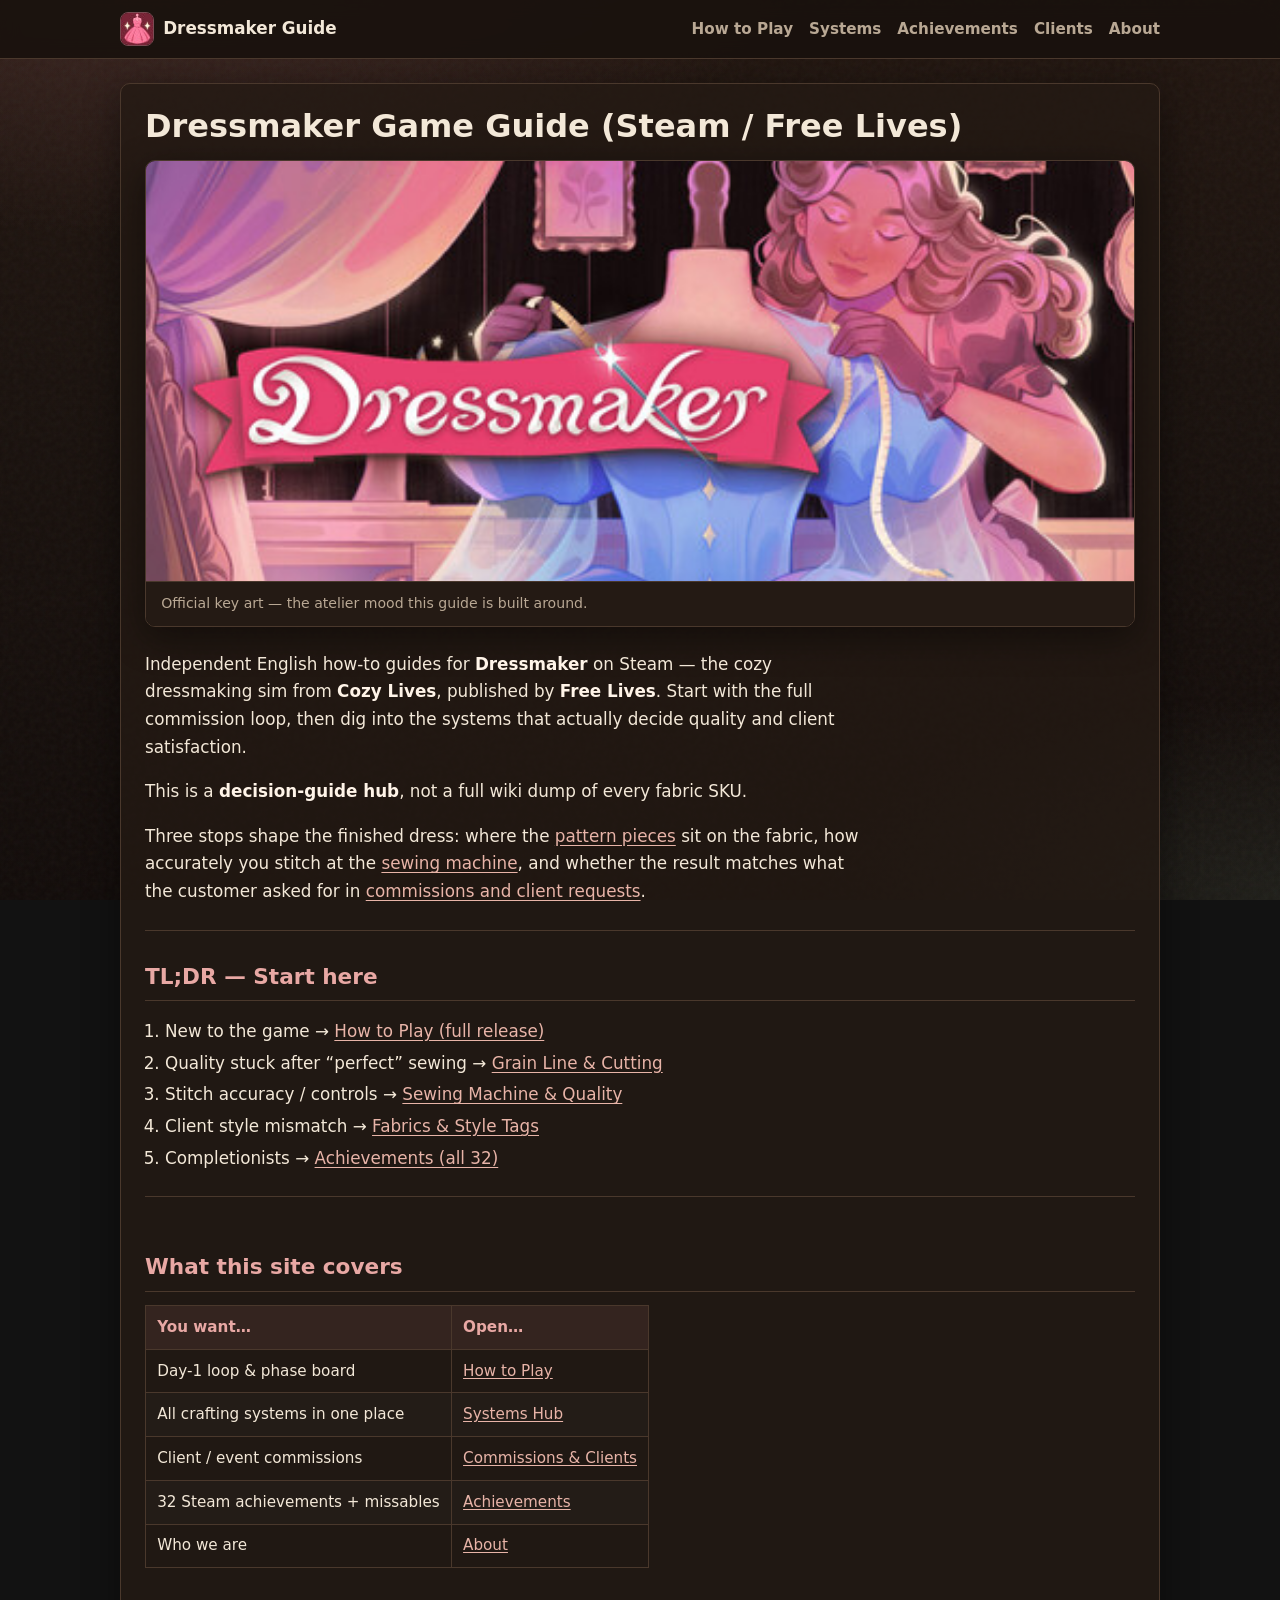
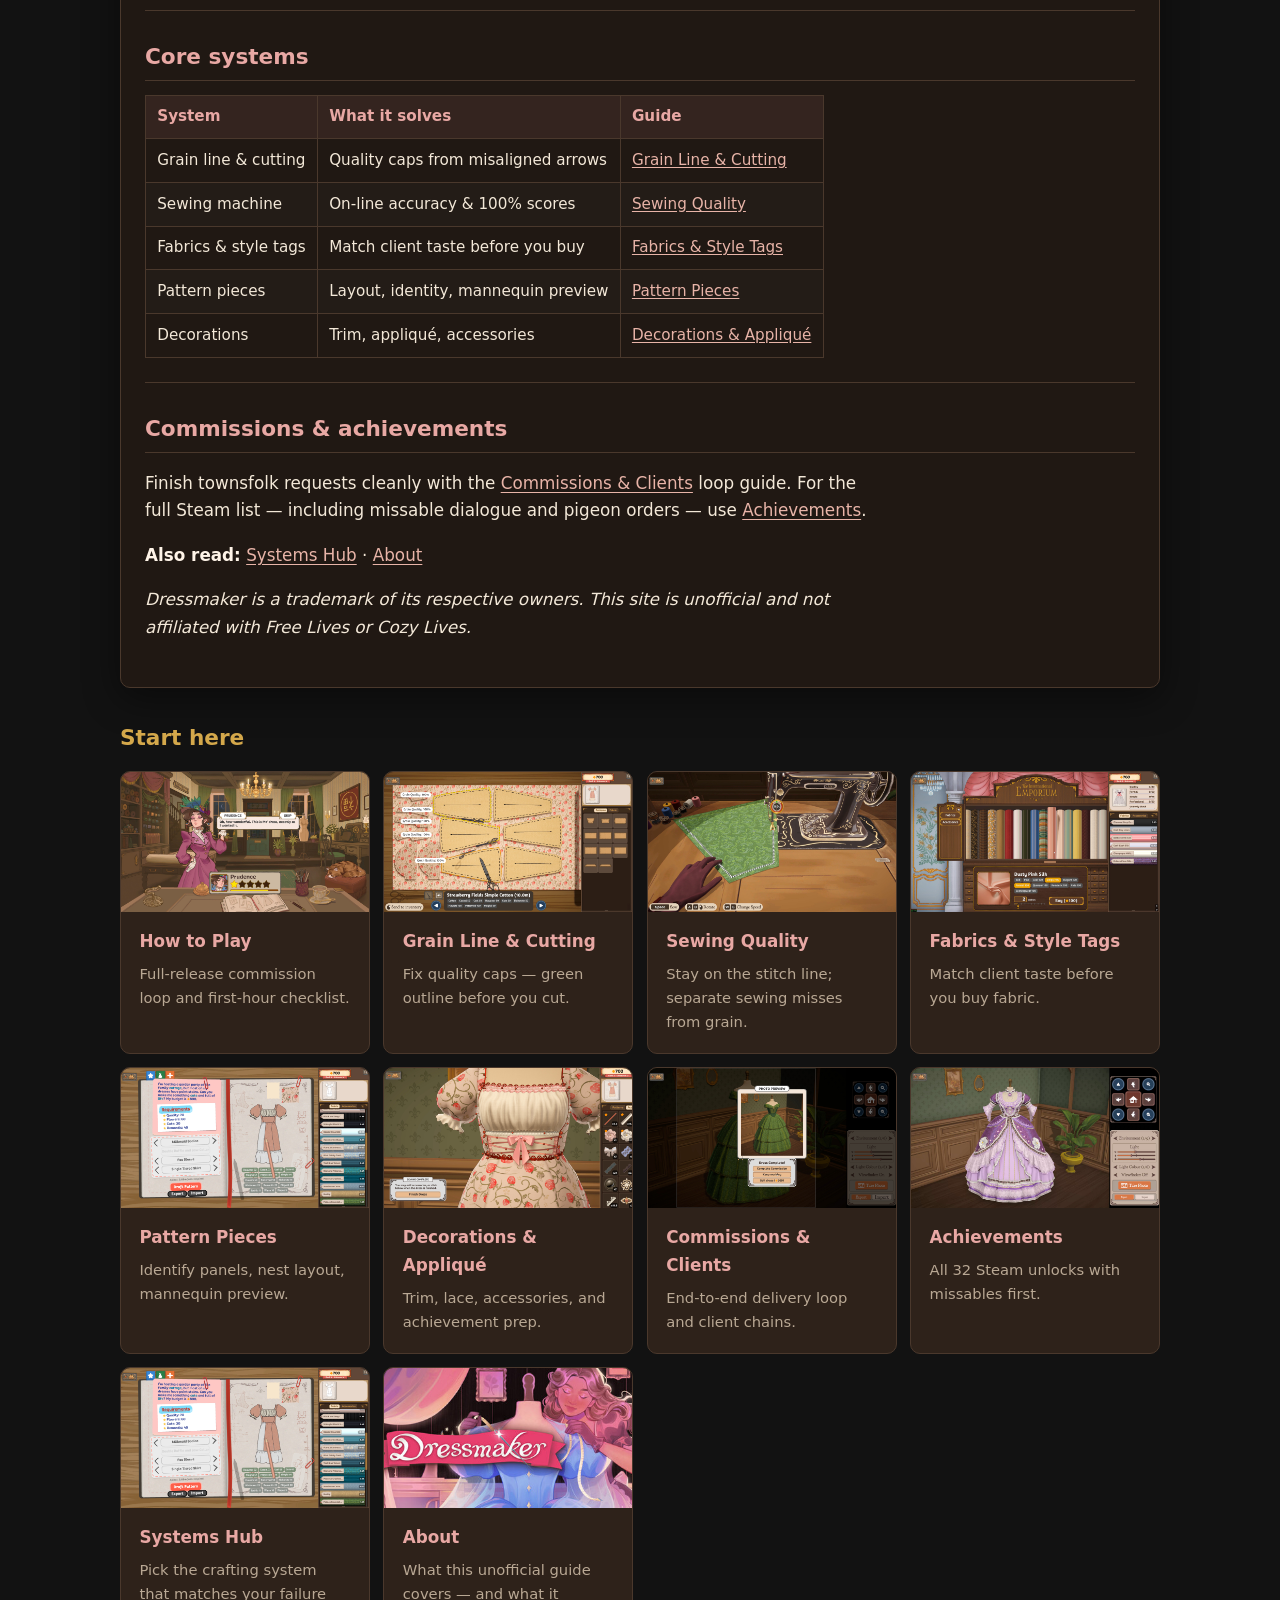
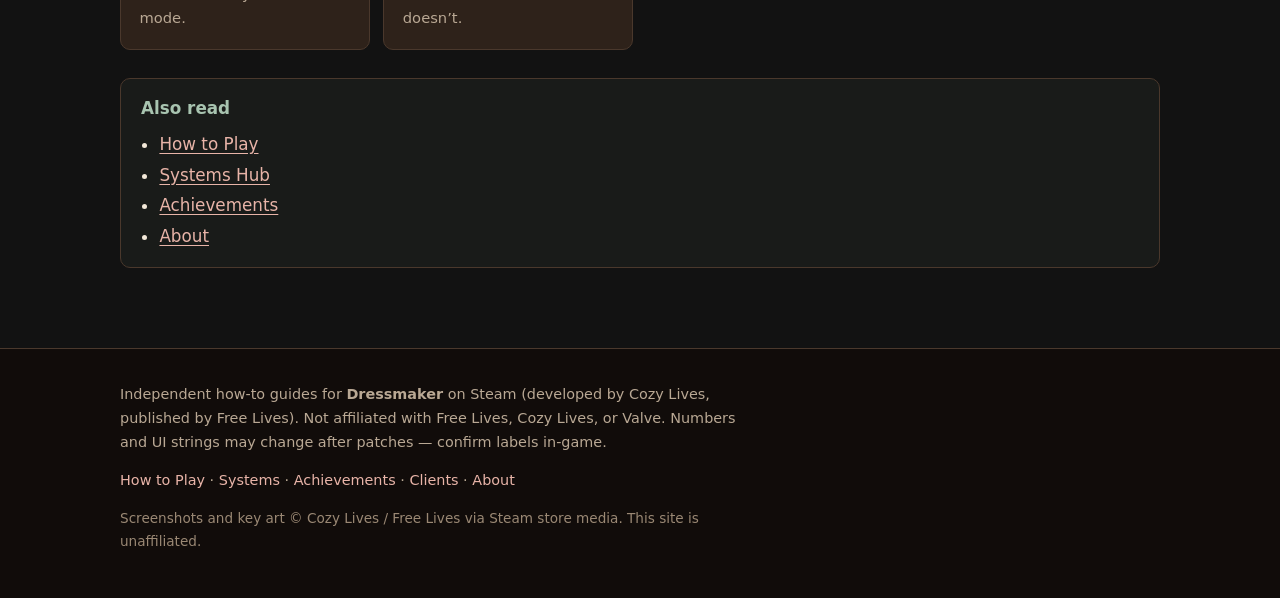
<file: index.html>
<!DOCTYPE html>

<html lang="en">
<head>
<meta charset="utf-8"/>
<meta content="width=device-width, initial-scale=1" name="viewport"/>
<title>Dressmaker Game Guide — How to Play, Grain, Quality &amp; Achievements (Steam)</title>
<meta content="Independent English guides to Dressmaker on Steam: commission loop, grain, sewing quality, fabrics, patterns, decorations and all 32 achievements." name="description"/>
<link href="https://dressmakerguide.world/" rel="canonical"/>
<meta content="Dressmaker Game Guide — How to Play, Grain, Quality &amp; Achievements (Steam)" property="og:title"/>
<meta content="Independent English guides to Dressmaker on Steam: commission loop, grain, sewing quality, fabrics, patterns, decorations and all 32 achievements." property="og:description"/>
<meta content="website" property="og:type"/>
<meta content="https://dressmakerguide.world/" property="og:url"/>
<meta content="summary" name="twitter:card"/>
<meta content="Dressmaker Game Guide — How to Play, Grain, Quality &amp; Achievements (Steam)" name="twitter:title"/>
<meta content="Independent English guides to Dressmaker on Steam: commission loop, grain, sewing quality, fabrics, patterns, decorations and all 32 achievements." name="twitter:description"/>
<meta content="index, follow" name="robots"/>
<link rel="icon" href="/favicon.ico" sizes="any"/>
<link rel="icon" type="image/png" sizes="32x32" href="/assets/favicon-32.png"/>
<link rel="icon" type="image/png" sizes="16x16" href="/assets/favicon-16.png"/>
<link rel="apple-touch-icon" href="/apple-touch-icon.png"/>
<link href="assets/site.css" rel="stylesheet"/>
<script type="application/ld+json">{"@context":"https://schema.org","@type":"WebPage","name":"Dressmaker Game Guide — How to Play, Grain, Quality & Achievements (Steam)","description":"Independent English guides to Dressmaker on Steam: commission loop, grain, sewing quality, fabrics, patterns, decorations and all 32 achievements.","url":"https://dressmakerguide.world/","isPartOf":{"@type":"WebSite","name":"Dressmaker Guide","url":"https://dressmakerguide.world/"}}</script>
  <!-- Google tag (gtag.js) -->
  <script async src="https://www.googletagmanager.com/gtag/js?id=G-6XLYS569NV"></script>
  <script>
    window.dataLayer = window.dataLayer || [];
    function gtag(){dataLayer.push(arguments);}
    gtag('js', new Date());
    gtag('config', 'G-6XLYS569NV');
  </script>
</head>
<body>
<a class="skip-link" href="#main">Skip to content</a>
<header class="site-header">
<div class="header-inner">
<a class="brand" href="/">
<img class="brand-mark" src="/assets/brand-mark.png" alt="" width="34" height="34" />
<span class="brand-name">Dressmaker Guide</span>
</a>
<input aria-hidden="true" class="nav-toggle" id="nav-toggle" type="checkbox"/>
<label aria-label="Menu" class="nav-toggle-btn" for="nav-toggle"><span></span></label>
<nav aria-label="Primary" class="primary-nav">
<a href="/dressmaker-how-to-play/">How to Play</a>
<a href="/dressmaker-systems/">Systems</a>
<a href="/dressmaker-achievements/">Achievements</a>
<a href="/dressmaker-commissions-clients/">Clients</a>
<a href="/about/">About</a>
</nav>
</div>
</header>
<main class="site-main home-main" id="main">
<article class="guide">
<h1>Dressmaker Game Guide (Steam / Free Lives)</h1><div class="ad-slot ad-slot--mobile-banner" aria-label="Advertisement"><div class="ad-inner">
<script>
  atOptions = {
    'key' : '7dc2a7d8d0ec49631918a07e4b0a8697',
    'format' : 'iframe',
    'height' : 50,
    'width' : 320,
    'params' : {}
  };
</script>
<script src="https://www.highrevenueformat.com/7dc2a7d8d0ec49631918a07e4b0a8697/invoke.js"></script>
</div></div><figure class="scene-figure">
<img alt="Dressmaker key art: a dressmaker measures a shimmering blue gown on a wooden mannequin in a cozy atelier" decoding="async" height="1080" loading="eager" src="/assets/media/header-keyart.jpg" width="1920"/>
<figcaption>Official key art — the atelier mood this guide is built around.</figcaption>
</figure>
<p>Independent English how-to guides for <strong>Dressmaker</strong> on Steam — the cozy dressmaking sim from <strong>Cozy Lives</strong>, published by <strong>Free Lives</strong>. Start with the full commission loop, then dig into the systems that actually decide quality and client satisfaction.</p>
<p>This is a <strong>decision-guide hub</strong>, not a full wiki dump of every fabric SKU.</p>
<p>Three stops shape the finished dress: where the <a href="/dressmaker-pattern-pieces/">pattern pieces</a> sit on the fabric, how accurately you stitch at the <a href="/dressmaker-sewing-quality/">sewing machine</a>, and whether the result matches what the customer asked for in <a href="/dressmaker-commissions-clients/">commissions and client requests</a>.</p>
<hr/>
<h2>TL;DR — Start here</h2>
<ol>
<li>New to the game → <a href="/dressmaker-how-to-play/">How to Play (full release)</a></li>
<li>Quality stuck after “perfect” sewing → <a href="/dressmaker-grain-line-cutting/">Grain Line &amp; Cutting</a></li>
<li>Stitch accuracy / controls → <a href="/dressmaker-sewing-quality/">Sewing Machine &amp; Quality</a></li>
<li>Client style mismatch → <a href="/dressmaker-fabrics-style-tags/">Fabrics &amp; Style Tags</a></li>
<li>Completionists → <a href="/dressmaker-achievements/">Achievements (all 32)</a></li>
</ol>
<hr/><div class="ad-slot ad-slot--native" aria-label="Advertisement"><div class="ad-inner">
<script async="async" data-cfasync="false" src="https://pl31557993.profitableratecpmnetwork.com/eead7edb0b6cac25b1589072ec5f826d/invoke.js"></script>
<div id="container-eead7edb0b6cac25b1589072ec5f826d"></div>
</div></div>
<h2>What this site covers</h2>
<table>
<thead>
<tr>
<th>You want…</th>
<th>Open…</th>
</tr>
</thead>
<tbody>
<tr>
<td>Day-1 loop &amp; phase board</td>
<td><a href="/dressmaker-how-to-play/">How to Play</a></td>
</tr>
<tr>
<td>All crafting systems in one place</td>
<td><a href="/dressmaker-systems/">Systems Hub</a></td>
</tr>
<tr>
<td>Client / event commissions</td>
<td><a href="/dressmaker-commissions-clients/">Commissions &amp; Clients</a></td>
</tr>
<tr>
<td>32 Steam achievements + missables</td>
<td><a href="/dressmaker-achievements/">Achievements</a></td>
</tr>
<tr>
<td>Who we are</td>
<td><a href="/about/">About</a></td>
</tr>
</tbody>
</table><div class="ad-slot ad-slot--mpu" aria-label="Advertisement"><div class="ad-inner">
<script>
  atOptions = {
    'key' : 'eb35e300da79fde0daa15b8e6d901dbc',
    'format' : 'iframe',
    'height' : 250,
    'width' : 300,
    'params' : {}
  };
</script>
<script src="https://www.highrevenueformat.com/eb35e300da79fde0daa15b8e6d901dbc/invoke.js"></script>
</div></div>
<hr/>
<h2>Core systems</h2>
<table>
<thead>
<tr>
<th>System</th>
<th>What it solves</th>
<th>Guide</th>
</tr>
</thead>
<tbody>
<tr>
<td>Grain line &amp; cutting</td>
<td>Quality caps from misaligned arrows</td>
<td><a href="/dressmaker-grain-line-cutting/">Grain Line &amp; Cutting</a></td>
</tr>
<tr>
<td>Sewing machine</td>
<td>On-line accuracy &amp; 100% scores</td>
<td><a href="/dressmaker-sewing-quality/">Sewing Quality</a></td>
</tr>
<tr>
<td>Fabrics &amp; style tags</td>
<td>Match client taste before you buy</td>
<td><a href="/dressmaker-fabrics-style-tags/">Fabrics &amp; Style Tags</a></td>
</tr>
<tr>
<td>Pattern pieces</td>
<td>Layout, identity, mannequin preview</td>
<td><a href="/dressmaker-pattern-pieces/">Pattern Pieces</a></td>
</tr>
<tr>
<td>Decorations</td>
<td>Trim, appliqué, accessories</td>
<td><a href="/dressmaker-decorations-applique/">Decorations &amp; Appliqué</a></td>
</tr>
</tbody>
</table>
<hr/>
<h2>Commissions &amp; achievements</h2>
<p>Finish townsfolk requests cleanly with the <a href="/dressmaker-commissions-clients/">Commissions &amp; Clients</a> loop guide. For the full Steam list — including missable dialogue and pigeon orders — use <a href="/dressmaker-achievements/">Achievements</a>.</p>
<p><strong>Also read:</strong> <a href="/dressmaker-systems/">Systems Hub</a> · <a href="/about/">About</a></p>
<p><em>Dressmaker is a trademark of its respective owners. This site is unofficial and not affiliated with Free Lives or Cozy Lives.</em></p>
</article>
<section aria-label="Start here" class="start-here">
<h2 class="section-title">Start here</h2>
<div class="start-grid">
<a class="start-card" href="/dressmaker-how-to-play/"><span class="card-thumb"><img alt="" height="360" loading="lazy" src="/assets/media/ss-atelier-client.jpg" width="640"/></span><span class="card-body"><h3>How to Play</h3><p>Full-release commission loop and first-hour checklist.</p></span></a>
<a class="start-card" href="/dressmaker-grain-line-cutting/"><span class="card-thumb"><img alt="" height="360" loading="lazy" src="/assets/media/ss-cutting-table.jpg" width="640"/></span><span class="card-body"><h3>Grain Line &amp; Cutting</h3><p>Fix quality caps — green outline before you cut.</p></span></a>
<a class="start-card" href="/dressmaker-sewing-quality/"><span class="card-thumb"><img alt="" height="360" loading="lazy" src="/assets/media/ss-sewing-machine.jpg" width="640"/></span><span class="card-body"><h3>Sewing Quality</h3><p>Stay on the stitch line; separate sewing misses from grain.</p></span></a>
<a class="start-card" href="/dressmaker-fabrics-style-tags/"><span class="card-thumb"><img alt="" height="360" loading="lazy" src="/assets/media/ss-fabric-shop.jpg" width="640"/></span><span class="card-body"><h3>Fabrics &amp; Style Tags</h3><p>Match client taste before you buy fabric.</p></span></a>
<a class="start-card" href="/dressmaker-pattern-pieces/"><span class="card-thumb"><img alt="" height="360" loading="lazy" src="/assets/media/ss-sketchbook.jpg" width="640"/></span><span class="card-body"><h3>Pattern Pieces</h3><p>Identify panels, nest layout, mannequin preview.</p></span></a>
<a class="start-card" href="/dressmaker-decorations-applique/"><span class="card-thumb"><img alt="" height="360" loading="lazy" src="/assets/media/ss-decorations.jpg" width="640"/></span><span class="card-body"><h3>Decorations &amp; Appliqué</h3><p>Trim, lace, accessories, and achievement prep.</p></span></a>
<a class="start-card" href="/dressmaker-commissions-clients/"><span class="card-thumb"><img alt="" height="360" loading="lazy" src="/assets/media/ss-dress-complete.jpg" width="640"/></span><span class="card-body"><h3>Commissions &amp; Clients</h3><p>End-to-end delivery loop and client chains.</p></span></a>
<a class="start-card" href="/dressmaker-achievements/"><span class="card-thumb"><img alt="" height="360" loading="lazy" src="/assets/media/ss-mannequin-festive.jpg" width="640"/></span><span class="card-body"><h3>Achievements</h3><p>All 32 Steam unlocks with missables first.</p></span></a>
<a class="start-card" href="/dressmaker-systems/"><span class="card-thumb"><img alt="" height="360" loading="lazy" src="/assets/media/ss-sketchbook.jpg" width="640"/></span><span class="card-body"><h3>Systems Hub</h3><p>Pick the crafting system that matches your failure mode.</p></span></a>
<a class="start-card" href="/about/"><span class="card-thumb"><img alt="" height="360" loading="lazy" src="/assets/media/header-keyart.jpg" width="640"/></span><span class="card-body"><h3>About</h3><p>What this unofficial guide covers — and what it doesn’t.</p></span></a>
</div>
</section>
<aside aria-label="Also read" class="related">
<h2 class="related-title">Also read</h2>
<ul>
<li><a href="/dressmaker-how-to-play/">How to Play</a></li>
<li><a href="/dressmaker-systems/">Systems Hub</a></li>
<li><a href="/dressmaker-achievements/">Achievements</a></li>
<li><a href="/about/">About</a></li>
</ul>
</aside>
</main>
<footer class="site-footer">
<div class="footer-inner">
<p class="footer-disclaimer">
        Independent how-to guides for <strong>Dressmaker</strong> on Steam
        (developed by Cozy Lives, published by Free Lives).
        Not affiliated with Free Lives, Cozy Lives, or Valve.
        Numbers and UI strings may change after patches — confirm labels in-game.
      </p>
<p class="footer-links">
<a href="/dressmaker-how-to-play/">How to Play</a> ·
        <a href="/dressmaker-systems/">Systems</a> ·
        <a href="/dressmaker-achievements/">Achievements</a> ·
        <a href="/dressmaker-commissions-clients/">Clients</a> ·
        <a href="/about/">About</a>
</p>
<p class="footer-media">Screenshots and key art © Cozy Lives / Free Lives via Steam store media. This site is unaffiliated.</p>
</div>
</footer>
</body>
</html>
</file>
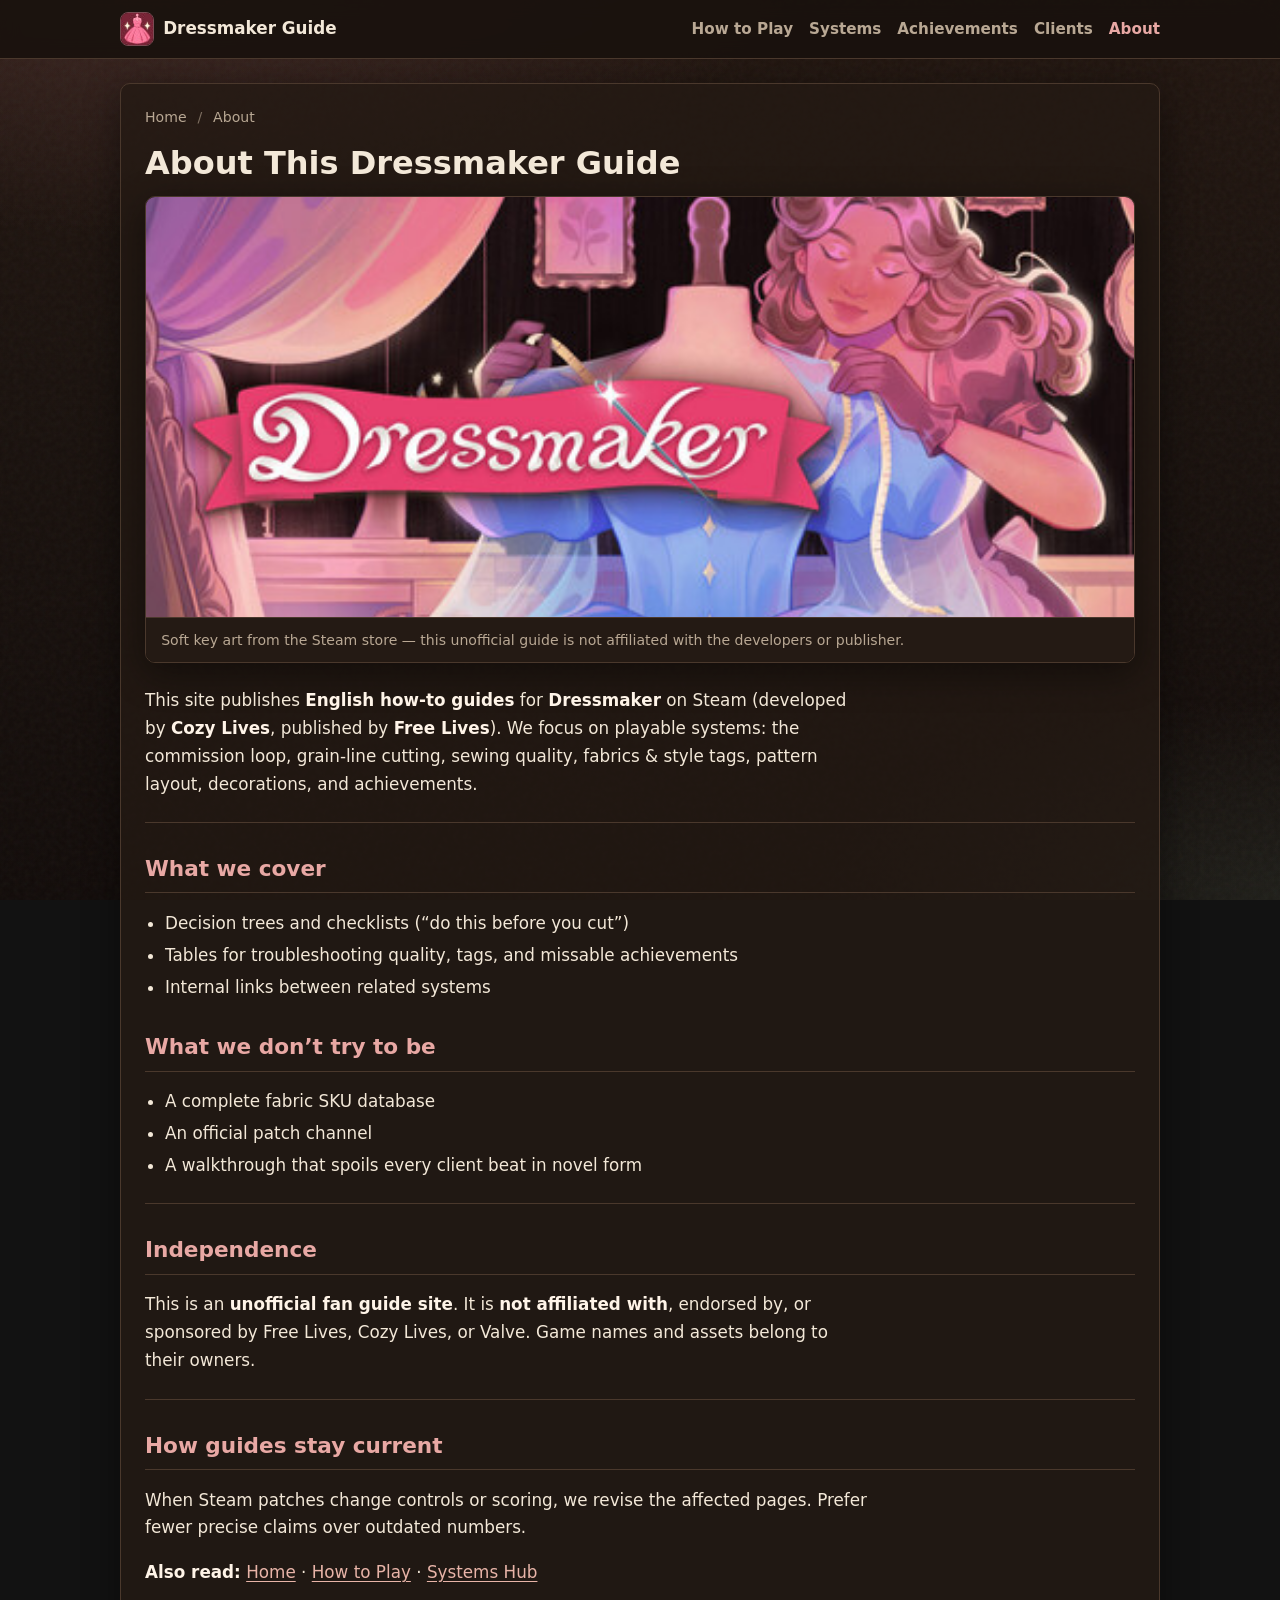
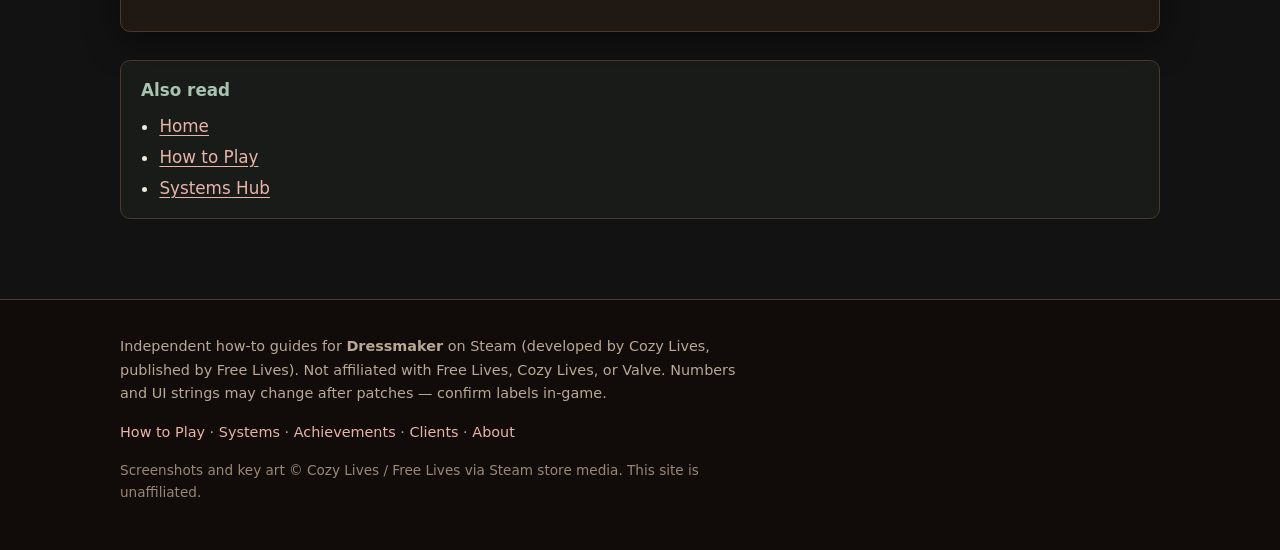
<file: about/index.html>
<!DOCTYPE html>

<html lang="en">
<head>
<meta charset="utf-8"/>
<meta content="width=device-width, initial-scale=1" name="viewport"/>
<title>About This Dressmaker Game Guide</title>
<meta content="About this unofficial English Dressmaker Steam guide site — what we cover (systems, commissions, achievements) and independence notes." name="description"/>
<link href="https://dressmakerguide.world/about/" rel="canonical"/>
<meta content="About This Dressmaker Game Guide" property="og:title"/>
<meta content="About this unofficial English Dressmaker Steam guide site — what we cover (systems, commissions, achievements) and independence notes." property="og:description"/>
<meta content="article" property="og:type"/>
<meta content="https://dressmakerguide.world/about/" property="og:url"/>
<meta content="summary" name="twitter:card"/>
<meta content="About This Dressmaker Game Guide" name="twitter:title"/>
<meta content="About this unofficial English Dressmaker Steam guide site — what we cover (systems, commissions, achievements) and independence notes." name="twitter:description"/>
<meta content="index, follow" name="robots"/>
<link rel="icon" href="/favicon.ico" sizes="any"/>
<link rel="icon" type="image/png" sizes="32x32" href="/assets/favicon-32.png"/>
<link rel="icon" type="image/png" sizes="16x16" href="/assets/favicon-16.png"/>
<link rel="apple-touch-icon" href="/apple-touch-icon.png"/>
<link href="../assets/site.css" rel="stylesheet"/>
<script type="application/ld+json">{"@context":"https://schema.org","@type":"WebPage","name":"About This Dressmaker Game Guide","description":"About this unofficial English Dressmaker Steam guide site — what we cover (systems, commissions, achievements) and independence notes.","url":"https://dressmakerguide.world/about/","isPartOf":{"@type":"WebSite","name":"Dressmaker Guide","url":"https://dressmakerguide.world/"}}</script>
  <!-- Google tag (gtag.js) -->
  <script async src="https://www.googletagmanager.com/gtag/js?id=G-6XLYS569NV"></script>
  <script>
    window.dataLayer = window.dataLayer || [];
    function gtag(){dataLayer.push(arguments);}
    gtag('js', new Date());
    gtag('config', 'G-6XLYS569NV');
  </script>
</head>
<body>
<a class="skip-link" href="#main">Skip to content</a>
<header class="site-header">
<div class="header-inner">
<a class="brand" href="/">
<img class="brand-mark" src="/assets/brand-mark.png" alt="" width="34" height="34" />
<span class="brand-name">Dressmaker Guide</span>
</a>
<input aria-hidden="true" class="nav-toggle" id="nav-toggle" type="checkbox"/>
<label aria-label="Menu" class="nav-toggle-btn" for="nav-toggle"><span></span></label>
<nav aria-label="Primary" class="primary-nav">
<a href="/dressmaker-how-to-play/">How to Play</a>
<a href="/dressmaker-systems/">Systems</a>
<a href="/dressmaker-achievements/">Achievements</a>
<a href="/dressmaker-commissions-clients/">Clients</a>
<a aria-current="page" class="is-active" href="/about/">About</a>
</nav>
</div>
</header>
<main class="site-main" id="main">
<article class="guide">
<nav aria-label="Breadcrumb" class="breadcrumbs">
<a href="/">Home</a>
<span aria-hidden="true" class="bc-sep">/</span>
<span aria-current="page">About</span>
</nav>
<h1>About This Dressmaker Guide</h1><figure class="scene-figure">
<img alt="Dressmaker key art with pink ribbon logo and dressmaker at a mannequin" decoding="async" height="1080" loading="eager" src="/assets/media/header-keyart.jpg" width="1920"/>
<figcaption>Soft key art from the Steam store — this unofficial guide is not affiliated with the developers or publisher.</figcaption>
</figure>
<p>This site publishes <strong>English how-to guides</strong> for <strong>Dressmaker</strong> on Steam (developed by <strong>Cozy Lives</strong>, published by <strong>Free Lives</strong>). We focus on playable systems: the commission loop, grain-line cutting, sewing quality, fabrics &amp; style tags, pattern layout, decorations, and achievements.</p>
<hr/>
<h2>What we cover</h2>
<ul>
<li>Decision trees and checklists (“do this before you cut”)</li>
<li>Tables for troubleshooting quality, tags, and missable achievements</li>
<li>Internal links between related systems</li>
</ul>
<h2>What we don’t try to be</h2>
<ul>
<li>A complete fabric SKU database</li>
<li>An official patch channel</li>
<li>A walkthrough that spoils every client beat in novel form</li>
</ul>
<hr/>
<h2>Independence</h2>
<p>This is an <strong>unofficial fan guide site</strong>. It is <strong>not affiliated with</strong>, endorsed by, or sponsored by Free Lives, Cozy Lives, or Valve. Game names and assets belong to their owners.</p>
<hr/>
<h2>How guides stay current</h2>
<p>When Steam patches change controls or scoring, we revise the affected pages. Prefer fewer precise claims over outdated numbers.</p>
<p><strong>Also read:</strong> <a href="/">Home</a> · <a href="/dressmaker-how-to-play/">How to Play</a> · <a href="/dressmaker-systems/">Systems Hub</a></p>
</article>
<aside aria-label="Also read" class="related">
<h2 class="related-title">Also read</h2>
<ul>
<li><a href="/">Home</a></li>
<li><a href="/dressmaker-how-to-play/">How to Play</a></li>
<li><a href="/dressmaker-systems/">Systems Hub</a></li>
</ul>
</aside>
</main>
<footer class="site-footer">
<div class="footer-inner">
<p class="footer-disclaimer">
        Independent how-to guides for <strong>Dressmaker</strong> on Steam
        (developed by Cozy Lives, published by Free Lives).
        Not affiliated with Free Lives, Cozy Lives, or Valve.
        Numbers and UI strings may change after patches — confirm labels in-game.
      </p>
<p class="footer-links">
<a href="/dressmaker-how-to-play/">How to Play</a> ·
        <a href="/dressmaker-systems/">Systems</a> ·
        <a href="/dressmaker-achievements/">Achievements</a> ·
        <a href="/dressmaker-commissions-clients/">Clients</a> ·
        <a href="/about/">About</a>
</p>
<p class="footer-media">Screenshots and key art © Cozy Lives / Free Lives via Steam store media. This site is unaffiliated.</p>
</div>
</footer>
</body>
</html>
</file>
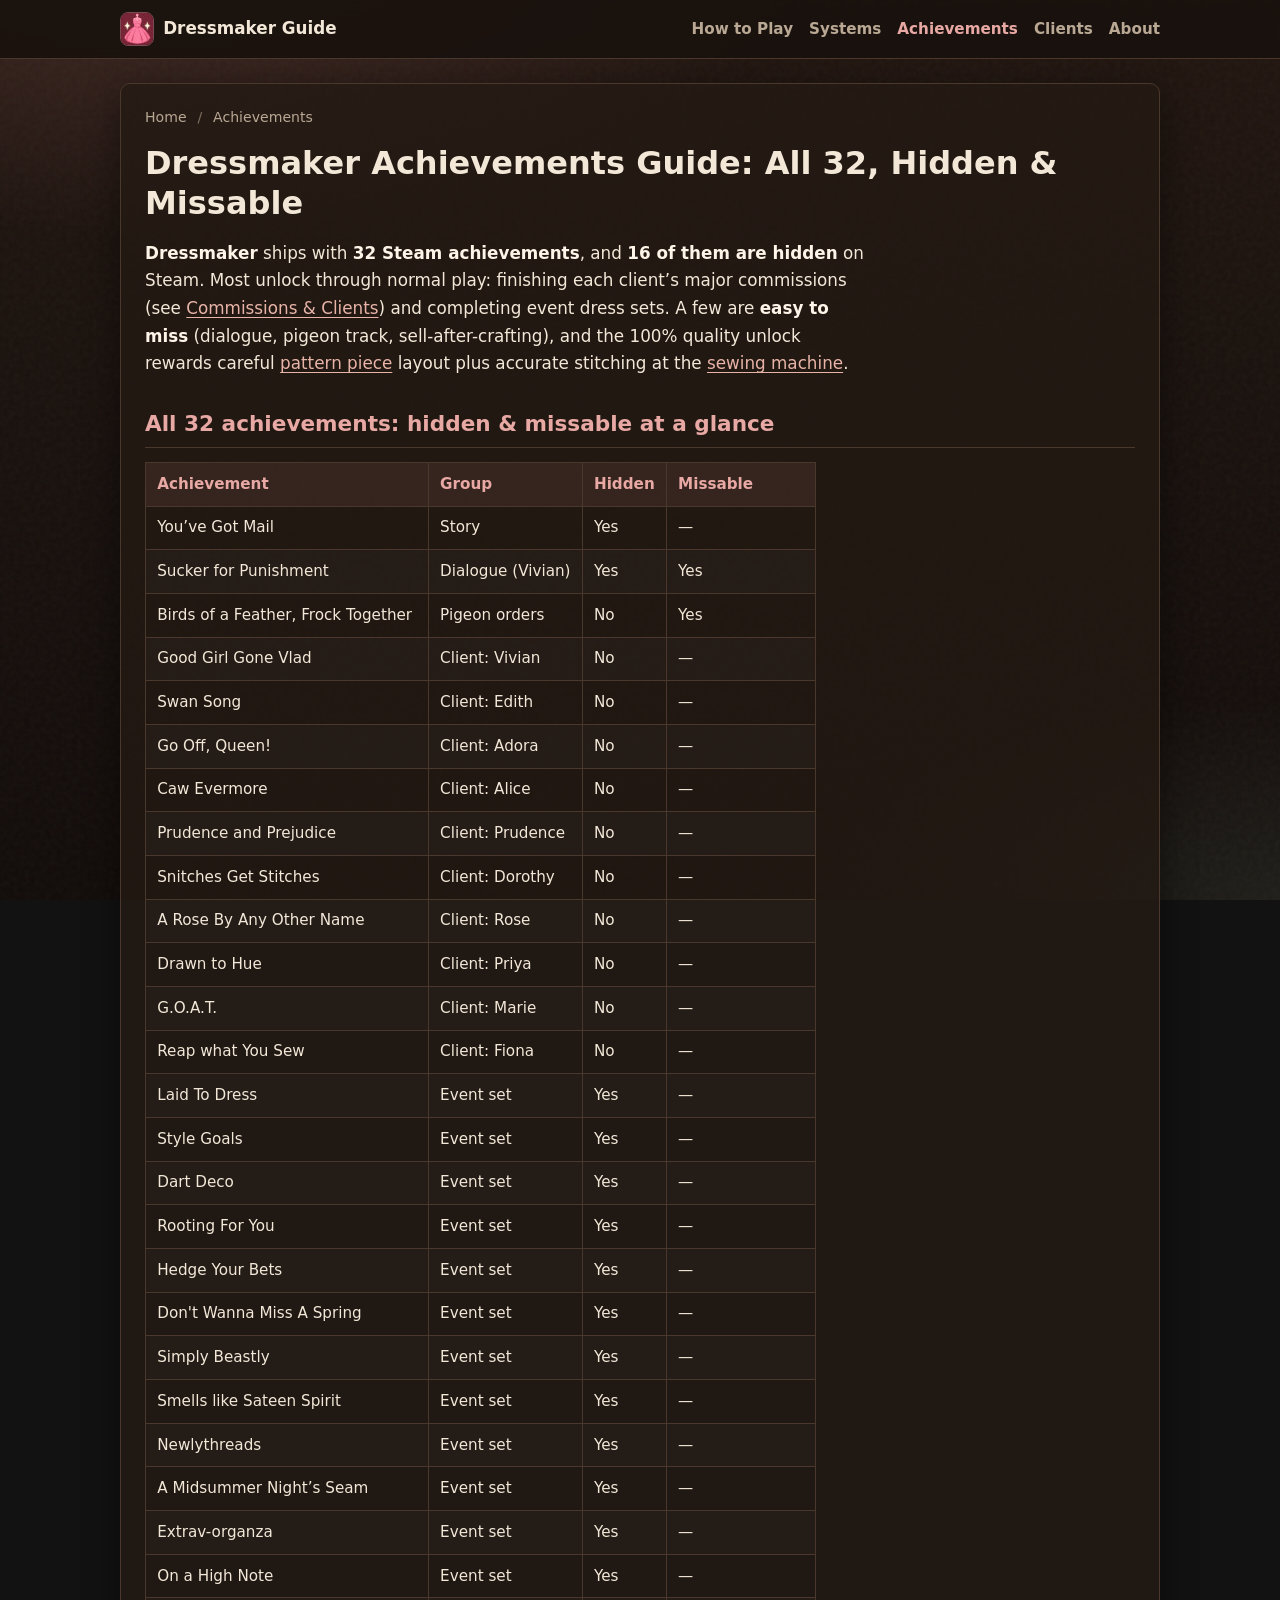
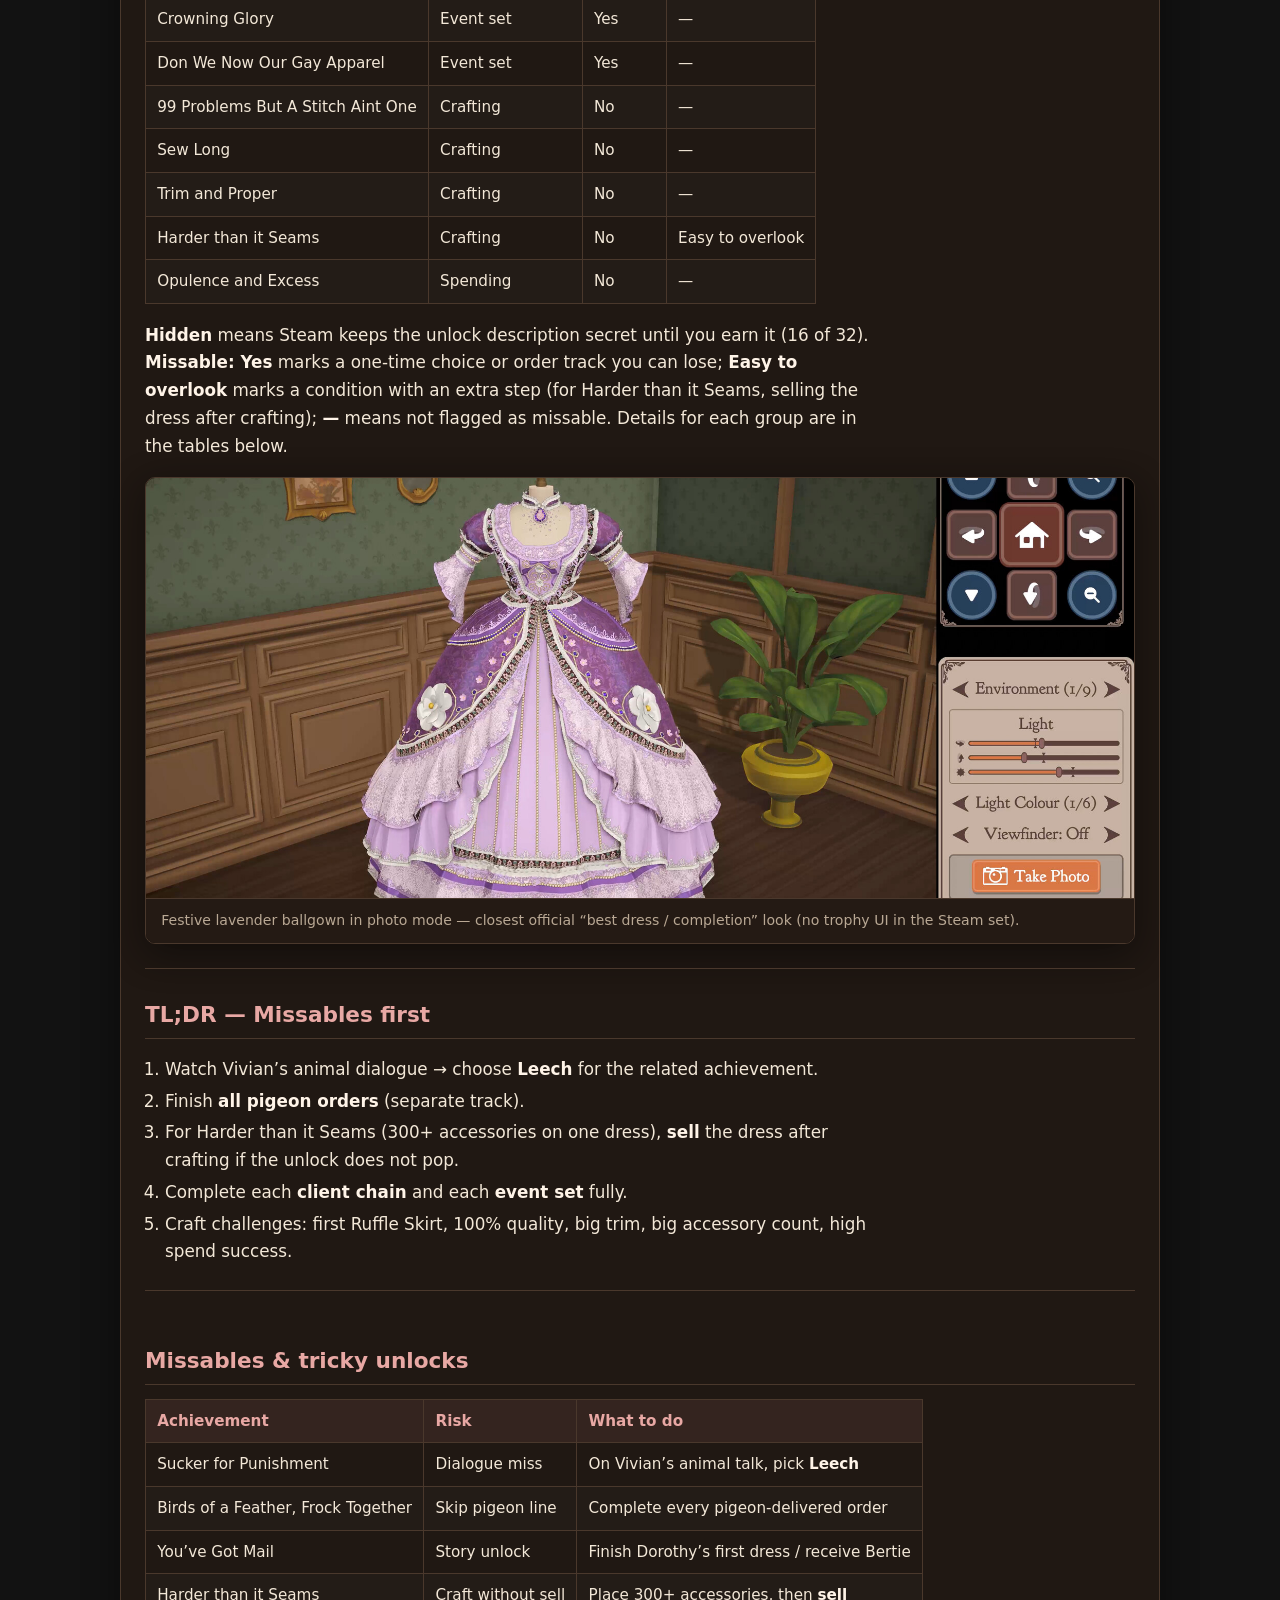
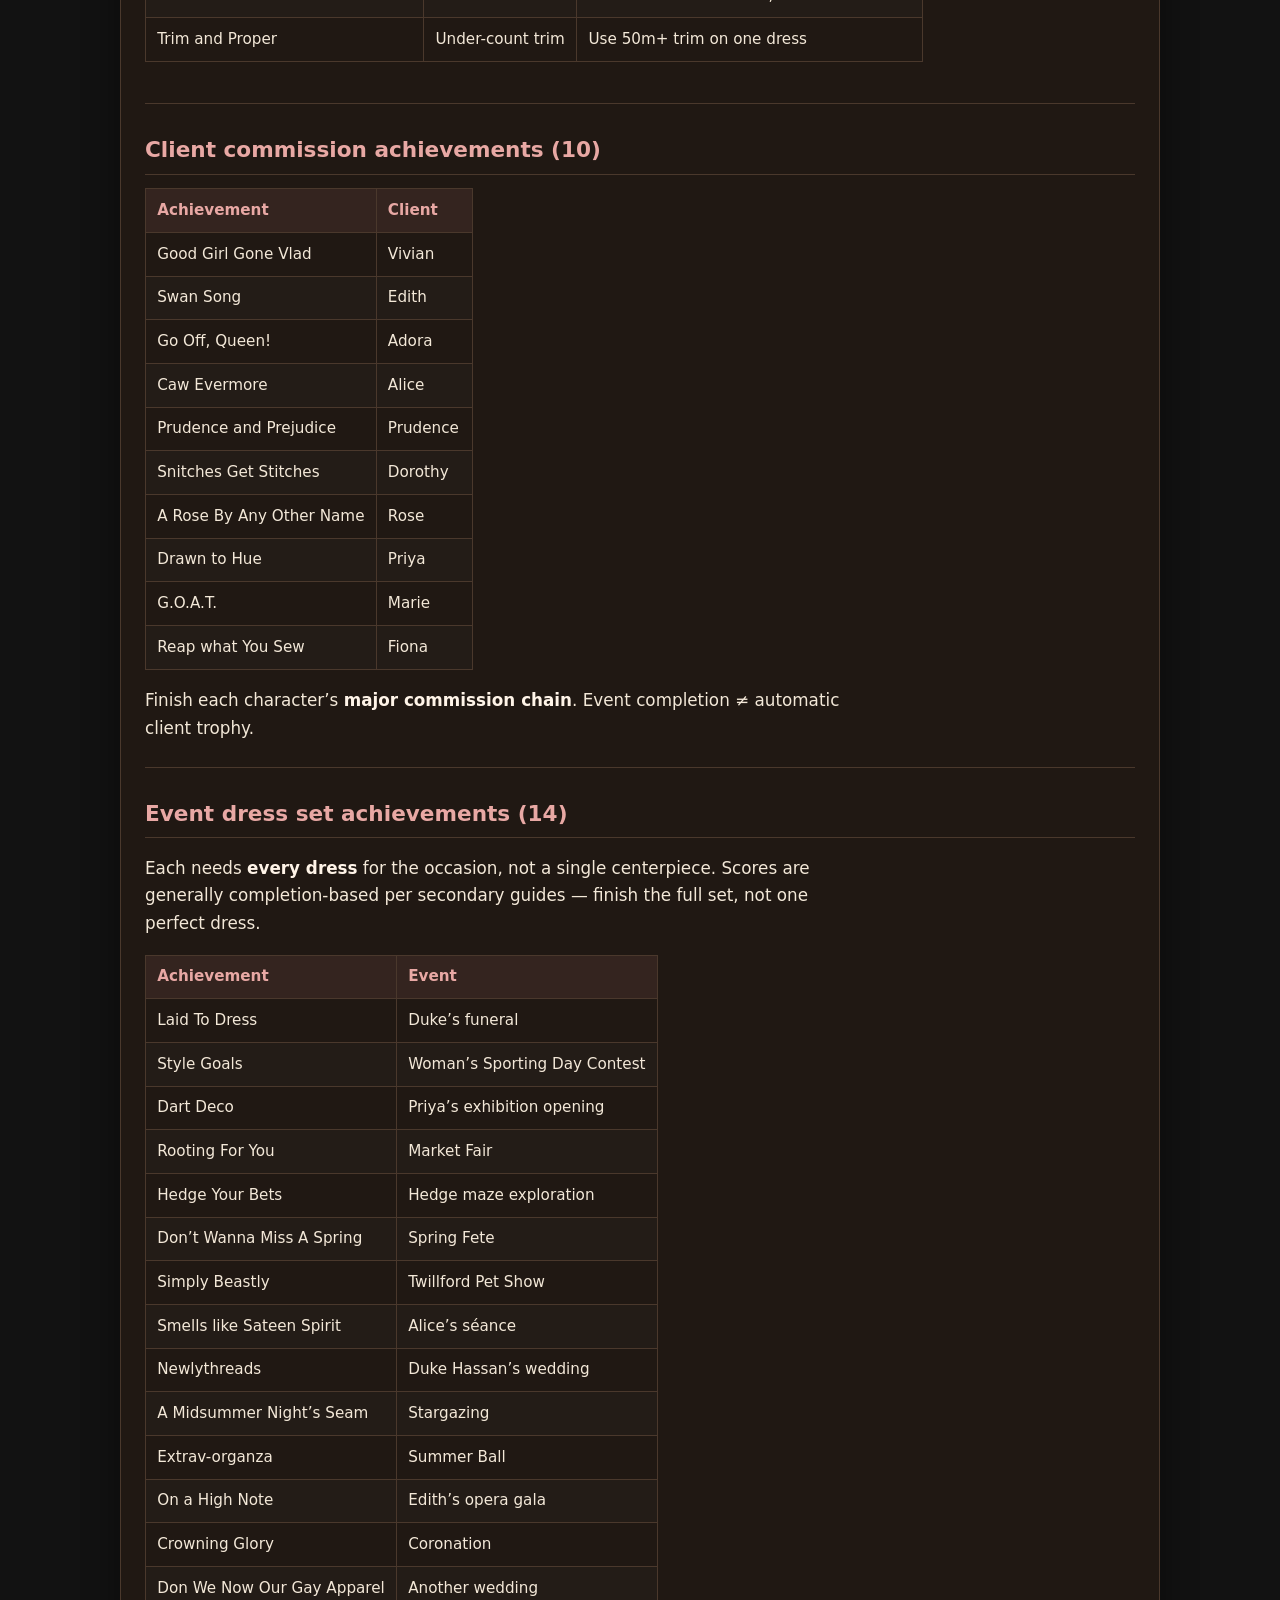
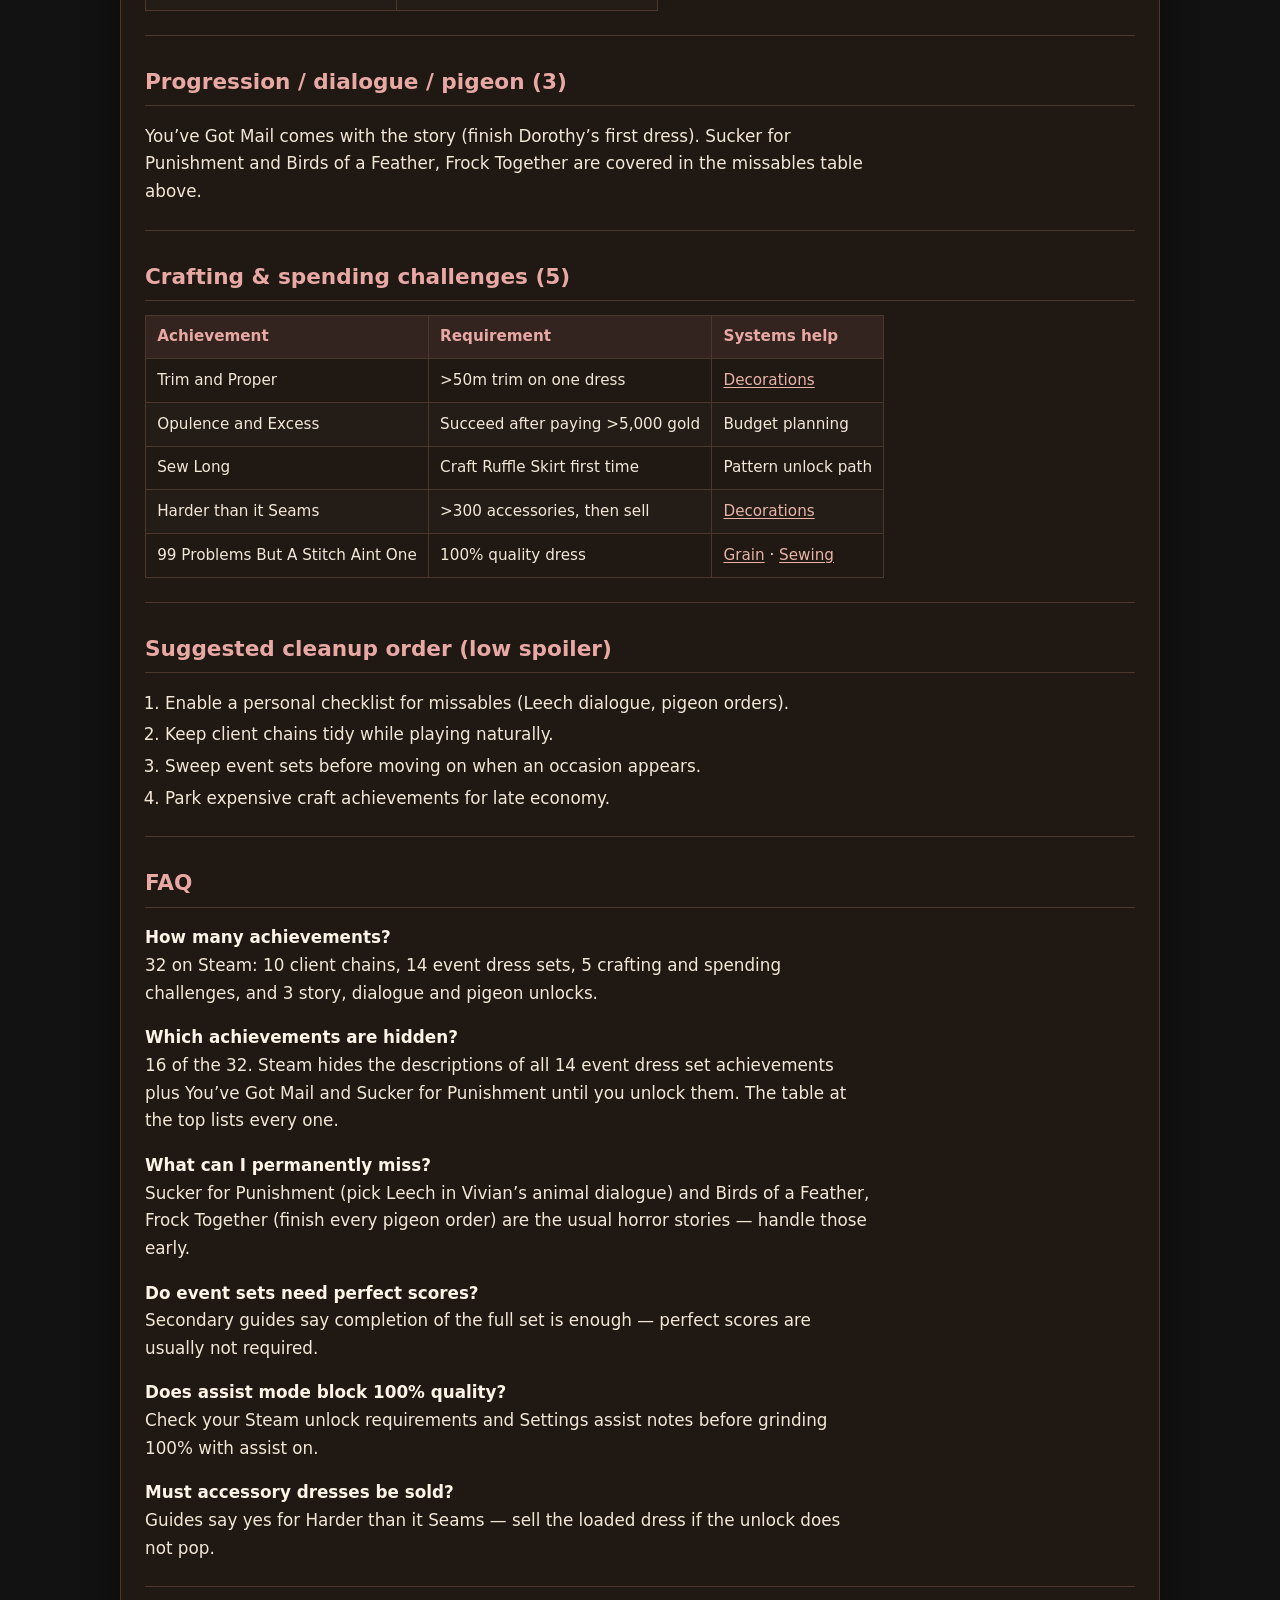
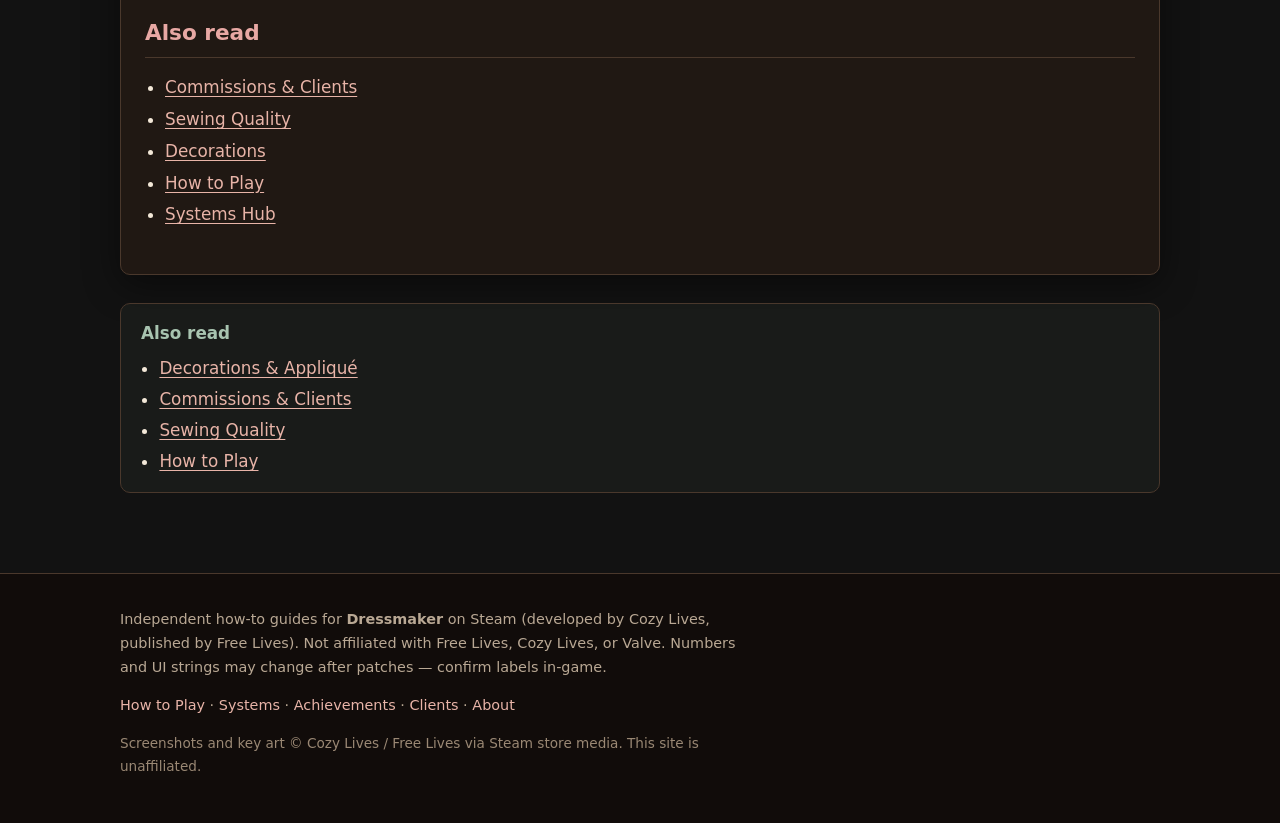
<file: dressmaker-achievements/index.html>
<!DOCTYPE html>

<html lang="en">
<head>
<meta charset="utf-8"/>
<meta content="width=device-width, initial-scale=1" name="viewport"/>
<title>Dressmaker Achievements: All 32, Hidden &amp; Missable (Steam)</title>
<meta content="All 32 Dressmaker Steam achievements in one table: the 16 hidden ones, the missables (Leech dialogue, pigeon orders), plus client and event sets." name="description"/>
<link href="https://dressmakerguide.world/dressmaker-achievements/" rel="canonical"/>
<meta content="Dressmaker Achievements: All 32, Hidden &amp; Missable (Steam)" property="og:title"/>
<meta content="All 32 Dressmaker Steam achievements in one table: the 16 hidden ones, the missables (Leech dialogue, pigeon orders), plus client and event sets." property="og:description"/>
<meta content="article" property="og:type"/>
<meta content="https://dressmakerguide.world/dressmaker-achievements/" property="og:url"/>
<meta content="summary" name="twitter:card"/>
<meta content="Dressmaker Achievements: All 32, Hidden &amp; Missable (Steam)" name="twitter:title"/>
<meta content="All 32 Dressmaker Steam achievements in one table: the 16 hidden ones, the missables (Leech dialogue, pigeon orders), plus client and event sets." name="twitter:description"/>
<meta content="index, follow" name="robots"/>
<link rel="icon" href="/favicon.ico" sizes="any"/>
<link rel="icon" type="image/png" sizes="32x32" href="/assets/favicon-32.png"/>
<link rel="icon" type="image/png" sizes="16x16" href="/assets/favicon-16.png"/>
<link rel="apple-touch-icon" href="/apple-touch-icon.png"/>
<link href="../assets/site.css" rel="stylesheet"/>
<script type="application/ld+json">{"@context":"https://schema.org","@type":"WebPage","name":"Dressmaker Achievements: All 32, Hidden & Missable (Steam)","description":"All 32 Dressmaker Steam achievements in one table: the 16 hidden ones, the missables (Leech dialogue, pigeon orders), plus client and event sets.","url":"https://dressmakerguide.world/dressmaker-achievements/","isPartOf":{"@type":"WebSite","name":"Dressmaker Guide","url":"https://dressmakerguide.world/"}}</script>
<script type="application/ld+json">{"@context":"https://schema.org","@type":"FAQPage","mainEntity":[{"@type":"Question","name":"How many achievements?","acceptedAnswer":{"@type":"Answer","text":"32 on Steam: 10 client chains, 14 event dress sets, 5 crafting and spending challenges, and 3 story, dialogue and pigeon unlocks."}},{"@type":"Question","name":"Which achievements are hidden?","acceptedAnswer":{"@type":"Answer","text":"16 of the 32. Steam hides the descriptions of all 14 event dress set achievements plus You’ve Got Mail and Sucker for Punishment until you unlock them. The table at the top lists every one."}},{"@type":"Question","name":"What can I permanently miss?","acceptedAnswer":{"@type":"Answer","text":"Sucker for Punishment (pick Leech in Vivian’s animal dialogue) and Birds of a Feather, Frock Together (finish every pigeon order) are the usual horror stories — handle those early."}},{"@type":"Question","name":"Do event sets need perfect scores?","acceptedAnswer":{"@type":"Answer","text":"Secondary guides say completion of the full set is enough — perfect scores are usually not required."}},{"@type":"Question","name":"Does assist mode block 100% quality?","acceptedAnswer":{"@type":"Answer","text":"Check your Steam unlock requirements and Settings assist notes before grinding 100% with assist on."}},{"@type":"Question","name":"Must accessory dresses be sold?","acceptedAnswer":{"@type":"Answer","text":"Guides say yes for Harder than it Seams — sell the loaded dress if the unlock does not pop."}}]}</script>
  <!-- Google tag (gtag.js) -->
  <script async src="https://www.googletagmanager.com/gtag/js?id=G-6XLYS569NV"></script>
  <script>
    window.dataLayer = window.dataLayer || [];
    function gtag(){dataLayer.push(arguments);}
    gtag('js', new Date());
    gtag('config', 'G-6XLYS569NV');
  </script>
</head>
<body>
<a class="skip-link" href="#main">Skip to content</a>
<header class="site-header">
<div class="header-inner">
<a class="brand" href="/">
<img class="brand-mark" src="/assets/brand-mark.png" alt="" width="34" height="34" />
<span class="brand-name">Dressmaker Guide</span>
</a>
<input aria-hidden="true" class="nav-toggle" id="nav-toggle" type="checkbox"/>
<label aria-label="Menu" class="nav-toggle-btn" for="nav-toggle"><span></span></label>
<nav aria-label="Primary" class="primary-nav">
<a href="/dressmaker-how-to-play/">How to Play</a>
<a href="/dressmaker-systems/">Systems</a>
<a aria-current="page" class="is-active" href="/dressmaker-achievements/">Achievements</a>
<a href="/dressmaker-commissions-clients/">Clients</a>
<a href="/about/">About</a>
</nav>
</div>
</header>
<main class="site-main" id="main">
<article class="guide">
<nav aria-label="Breadcrumb" class="breadcrumbs">
<a href="/">Home</a>
<span aria-hidden="true" class="bc-sep">/</span>
<span aria-current="page">Achievements</span>
</nav>
<h1>Dressmaker Achievements Guide: All 32, Hidden &amp; Missable</h1><div class="ad-slot ad-slot--mobile-banner" aria-label="Advertisement"><div class="ad-inner">
<script>
  atOptions = {
    'key' : '7dc2a7d8d0ec49631918a07e4b0a8697',
    'format' : 'iframe',
    'height' : 50,
    'width' : 320,
    'params' : {}
  };
</script>
<script src="https://www.highrevenueformat.com/7dc2a7d8d0ec49631918a07e4b0a8697/invoke.js"></script>
</div></div><p><strong>Dressmaker</strong> ships with <strong>32 Steam achievements</strong>, and <strong>16 of them are hidden</strong> on Steam. Most unlock through normal play: finishing each client’s major commissions (see <a href="/dressmaker-commissions-clients/">Commissions &amp; Clients</a>) and completing event dress sets. A few are <strong>easy to miss</strong> (dialogue, pigeon track, sell-after-crafting), and the 100% quality unlock rewards careful <a href="/dressmaker-pattern-pieces/">pattern piece</a> layout plus accurate stitching at the <a href="/dressmaker-sewing-quality/">sewing machine</a>.</p>
<h2 id="all-achievements">All 32 achievements: hidden &amp; missable at a glance</h2>
<table class="table-compact">
<thead>
<tr>
<th>Achievement</th>
<th>Group</th>
<th>Hidden</th>
<th>Missable</th>
</tr>
</thead>
<tbody>
<tr>
<td>You’ve Got Mail</td>
<td>Story</td>
<td>Yes</td>
<td>—</td>
</tr>
<tr>
<td>Sucker for Punishment</td>
<td>Dialogue (Vivian)</td>
<td>Yes</td>
<td>Yes</td>
</tr>
<tr>
<td>Birds of a Feather, Frock Together</td>
<td>Pigeon orders</td>
<td>No</td>
<td>Yes</td>
</tr>
<tr>
<td>Good Girl Gone Vlad</td>
<td>Client: Vivian</td>
<td>No</td>
<td>—</td>
</tr>
<tr>
<td>Swan Song</td>
<td>Client: Edith</td>
<td>No</td>
<td>—</td>
</tr>
<tr>
<td>Go Off, Queen!</td>
<td>Client: Adora</td>
<td>No</td>
<td>—</td>
</tr>
<tr>
<td>Caw Evermore</td>
<td>Client: Alice</td>
<td>No</td>
<td>—</td>
</tr>
<tr>
<td>Prudence and Prejudice</td>
<td>Client: Prudence</td>
<td>No</td>
<td>—</td>
</tr>
<tr>
<td>Snitches Get Stitches</td>
<td>Client: Dorothy</td>
<td>No</td>
<td>—</td>
</tr>
<tr>
<td>A Rose By Any Other Name</td>
<td>Client: Rose</td>
<td>No</td>
<td>—</td>
</tr>
<tr>
<td>Drawn to Hue</td>
<td>Client: Priya</td>
<td>No</td>
<td>—</td>
</tr>
<tr>
<td>G.O.A.T.</td>
<td>Client: Marie</td>
<td>No</td>
<td>—</td>
</tr>
<tr>
<td>Reap what You Sew</td>
<td>Client: Fiona</td>
<td>No</td>
<td>—</td>
</tr>
<tr>
<td>Laid To Dress</td>
<td>Event set</td>
<td>Yes</td>
<td>—</td>
</tr>
<tr>
<td>Style Goals</td>
<td>Event set</td>
<td>Yes</td>
<td>—</td>
</tr>
<tr>
<td>Dart Deco</td>
<td>Event set</td>
<td>Yes</td>
<td>—</td>
</tr>
<tr>
<td>Rooting For You</td>
<td>Event set</td>
<td>Yes</td>
<td>—</td>
</tr>
<tr>
<td>Hedge Your Bets</td>
<td>Event set</td>
<td>Yes</td>
<td>—</td>
</tr>
<tr>
<td>Don't Wanna Miss A Spring</td>
<td>Event set</td>
<td>Yes</td>
<td>—</td>
</tr>
<tr>
<td>Simply Beastly</td>
<td>Event set</td>
<td>Yes</td>
<td>—</td>
</tr>
<tr>
<td>Smells like Sateen Spirit</td>
<td>Event set</td>
<td>Yes</td>
<td>—</td>
</tr>
<tr>
<td>Newlythreads</td>
<td>Event set</td>
<td>Yes</td>
<td>—</td>
</tr>
<tr>
<td>A Midsummer Night’s Seam</td>
<td>Event set</td>
<td>Yes</td>
<td>—</td>
</tr>
<tr>
<td>Extrav-organza</td>
<td>Event set</td>
<td>Yes</td>
<td>—</td>
</tr>
<tr>
<td>On a High Note</td>
<td>Event set</td>
<td>Yes</td>
<td>—</td>
</tr>
<tr>
<td>Crowning Glory</td>
<td>Event set</td>
<td>Yes</td>
<td>—</td>
</tr>
<tr>
<td>Don We Now Our Gay Apparel</td>
<td>Event set</td>
<td>Yes</td>
<td>—</td>
</tr>
<tr>
<td>99 Problems But A Stitch Aint One</td>
<td>Crafting</td>
<td>No</td>
<td>—</td>
</tr>
<tr>
<td>Sew Long</td>
<td>Crafting</td>
<td>No</td>
<td>—</td>
</tr>
<tr>
<td>Trim and Proper</td>
<td>Crafting</td>
<td>No</td>
<td>—</td>
</tr>
<tr>
<td>Harder than it Seams</td>
<td>Crafting</td>
<td>No</td>
<td>Easy to overlook</td>
</tr>
<tr>
<td>Opulence and Excess</td>
<td>Spending</td>
<td>No</td>
<td>—</td>
</tr>
</tbody>
</table>
<p><strong>Hidden</strong> means Steam keeps the unlock description secret until you earn it (16 of 32). <strong>Missable: Yes</strong> marks a one-time choice or order track you can lose; <strong>Easy to overlook</strong> marks a condition with an extra step (for Harder than it Seams, selling the dress after crafting); <strong>—</strong> means not flagged as missable. Details for each group are in the tables below.</p>
<figure class="scene-figure">
<img alt="Lavender and purple Victorian ballgown on a wooden mannequin in Dressmaker photo mode" decoding="async" height="1080" loading="eager" src="/assets/media/ss-mannequin-festive.jpg" width="1920"/>
<figcaption>Festive lavender ballgown in photo mode — closest official “best dress / completion” look (no trophy UI in the Steam set).</figcaption>
</figure>
<hr/>
<h2>TL;DR — Missables first</h2>
<ol>
<li>Watch Vivian’s animal dialogue → choose <strong>Leech</strong> for the related achievement.</li>
<li>Finish <strong>all pigeon orders</strong> (separate track).</li>
<li>For Harder than it Seams (300+ accessories on one dress), <strong>sell</strong> the dress after crafting if the unlock does not pop.</li>
<li>Complete each <strong>client chain</strong> and each <strong>event set</strong> fully.</li>
<li>Craft challenges: first Ruffle Skirt, 100% quality, big trim, big accessory count, high spend success.</li>
</ol>
<hr/><div class="ad-slot ad-slot--native" aria-label="Advertisement"><div class="ad-inner">
<script async="async" data-cfasync="false" src="https://pl31557993.profitableratecpmnetwork.com/eead7edb0b6cac25b1589072ec5f826d/invoke.js"></script>
<div id="container-eead7edb0b6cac25b1589072ec5f826d"></div>
</div></div>
<h2>Missables &amp; tricky unlocks</h2>
<table>
<thead>
<tr>
<th>Achievement</th>
<th>Risk</th>
<th>What to do</th>
</tr>
</thead>
<tbody>
<tr>
<td>Sucker for Punishment</td>
<td>Dialogue miss</td>
<td>On Vivian’s animal talk, pick <strong>Leech</strong></td>
</tr>
<tr>
<td>Birds of a Feather, Frock Together</td>
<td>Skip pigeon line</td>
<td>Complete every pigeon-delivered order</td>
</tr>
<tr>
<td>You’ve Got Mail</td>
<td>Story unlock</td>
<td>Finish Dorothy’s first dress / receive Bertie</td>
</tr>
<tr>
<td>Harder than it Seams</td>
<td>Craft without sell</td>
<td>Place 300+ accessories, then <strong>sell</strong></td>
</tr>
<tr>
<td>Trim and Proper</td>
<td>Under-count trim</td>
<td>Use 50m+ trim on one dress</td>
</tr>
</tbody>
</table><div class="ad-slot ad-slot--mpu" aria-label="Advertisement"><div class="ad-inner">
<script>
  atOptions = {
    'key' : 'eb35e300da79fde0daa15b8e6d901dbc',
    'format' : 'iframe',
    'height' : 250,
    'width' : 300,
    'params' : {}
  };
</script>
<script src="https://www.highrevenueformat.com/eb35e300da79fde0daa15b8e6d901dbc/invoke.js"></script>
</div></div>
<hr/>
<h2>Client commission achievements (10)</h2>
<table>
<thead>
<tr>
<th>Achievement</th>
<th>Client</th>
</tr>
</thead>
<tbody>
<tr>
<td>Good Girl Gone Vlad</td>
<td>Vivian</td>
</tr>
<tr>
<td>Swan Song</td>
<td>Edith</td>
</tr>
<tr>
<td>Go Off, Queen!</td>
<td>Adora</td>
</tr>
<tr>
<td>Caw Evermore</td>
<td>Alice</td>
</tr>
<tr>
<td>Prudence and Prejudice</td>
<td>Prudence</td>
</tr>
<tr>
<td>Snitches Get Stitches</td>
<td>Dorothy</td>
</tr>
<tr>
<td>A Rose By Any Other Name</td>
<td>Rose</td>
</tr>
<tr>
<td>Drawn to Hue</td>
<td>Priya</td>
</tr>
<tr>
<td>G.O.A.T.</td>
<td>Marie</td>
</tr>
<tr>
<td>Reap what You Sew</td>
<td>Fiona</td>
</tr>
</tbody>
</table>
<p>Finish each character’s <strong>major commission chain</strong>. Event completion ≠ automatic client trophy.</p>
<hr/>
<h2>Event dress set achievements (14)</h2>
<p>Each needs <strong>every dress</strong> for the occasion, not a single centerpiece. Scores are generally completion-based per secondary guides — finish the full set, not one perfect dress.</p>
<table>
<thead>
<tr>
<th>Achievement</th>
<th>Event</th>
</tr>
</thead>
<tbody>
<tr>
<td>Laid To Dress</td>
<td>Duke’s funeral</td>
</tr>
<tr>
<td>Style Goals</td>
<td>Woman’s Sporting Day Contest</td>
</tr>
<tr>
<td>Dart Deco</td>
<td>Priya’s exhibition opening</td>
</tr>
<tr>
<td>Rooting For You</td>
<td>Market Fair</td>
</tr>
<tr>
<td>Hedge Your Bets</td>
<td>Hedge maze exploration</td>
</tr>
<tr>
<td>Don’t Wanna Miss A Spring</td>
<td>Spring Fete</td>
</tr>
<tr>
<td>Simply Beastly</td>
<td>Twillford Pet Show</td>
</tr>
<tr>
<td>Smells like Sateen Spirit</td>
<td>Alice’s séance</td>
</tr>
<tr>
<td>Newlythreads</td>
<td>Duke Hassan’s wedding</td>
</tr>
<tr>
<td>A Midsummer Night’s Seam</td>
<td>Stargazing</td>
</tr>
<tr>
<td>Extrav-organza</td>
<td>Summer Ball</td>
</tr>
<tr>
<td>On a High Note</td>
<td>Edith’s opera gala</td>
</tr>
<tr>
<td>Crowning Glory</td>
<td>Coronation</td>
</tr>
<tr>
<td>Don We Now Our Gay Apparel</td>
<td>Another wedding</td>
</tr>
</tbody>
</table>
<hr/>
<h2>Progression / dialogue / pigeon (3)</h2>
<p>You’ve Got Mail comes with the story (finish Dorothy’s first dress). Sucker for Punishment and Birds of a Feather, Frock Together are covered in the missables table above.</p>
<hr/>
<h2>Crafting &amp; spending challenges (5)</h2>
<table>
<thead>
<tr>
<th>Achievement</th>
<th>Requirement</th>
<th>Systems help</th>
</tr>
</thead>
<tbody>
<tr>
<td>Trim and Proper</td>
<td>&gt;50m trim on one dress</td>
<td><a href="/dressmaker-decorations-applique/">Decorations</a></td>
</tr>
<tr>
<td>Opulence and Excess</td>
<td>Succeed after paying &gt;5,000 gold</td>
<td>Budget planning</td>
</tr>
<tr>
<td>Sew Long</td>
<td>Craft Ruffle Skirt first time</td>
<td>Pattern unlock path</td>
</tr>
<tr>
<td>Harder than it Seams</td>
<td>&gt;300 accessories, then sell</td>
<td><a href="/dressmaker-decorations-applique/">Decorations</a></td>
</tr>
<tr>
<td>99 Problems But A Stitch Aint One</td>
<td>100% quality dress</td>
<td><a href="/dressmaker-grain-line-cutting/">Grain</a> · <a href="/dressmaker-sewing-quality/">Sewing</a></td>
</tr>
</tbody>
</table>
<hr/>
<h2>Suggested cleanup order (low spoiler)</h2>
<ol>
<li>Enable a personal checklist for missables (Leech dialogue, pigeon orders).</li>
<li>Keep client chains tidy while playing naturally.</li>
<li>Sweep event sets before moving on when an occasion appears.</li>
<li>Park expensive craft achievements for late economy.</li>
</ol>
<hr/>
<h2>FAQ</h2>
<p><strong>How many achievements?</strong><br/>
32 on Steam: 10 client chains, 14 event dress sets, 5 crafting and spending challenges, and 3 story, dialogue and pigeon unlocks.</p>
<p><strong>Which achievements are hidden?</strong><br/>
16 of the 32. Steam hides the descriptions of all 14 event dress set achievements plus You’ve Got Mail and Sucker for Punishment until you unlock them. The table at the top lists every one.</p>
<p><strong>What can I permanently miss?</strong><br/>
Sucker for Punishment (pick Leech in Vivian’s animal dialogue) and Birds of a Feather, Frock Together (finish every pigeon order) are the usual horror stories — handle those early.</p>
<p><strong>Do event sets need perfect scores?</strong><br/>
Secondary guides say completion of the full set is enough — perfect scores are usually not required.</p>
<p><strong>Does assist mode block 100% quality?</strong><br/>
Check your Steam unlock requirements and Settings assist notes before grinding 100% with assist on.</p>
<p><strong>Must accessory dresses be sold?</strong><br/>
Guides say yes for Harder than it Seams — sell the loaded dress if the unlock does not pop.</p>
<hr/>
<h2>Also read</h2>
<ul>
<li><a href="/dressmaker-commissions-clients/">Commissions &amp; Clients</a></li>
<li><a href="/dressmaker-sewing-quality/">Sewing Quality</a></li>
<li><a href="/dressmaker-decorations-applique/">Decorations</a></li>
<li><a href="/dressmaker-how-to-play/">How to Play</a></li>
<li><a href="/dressmaker-systems/">Systems Hub</a></li>
</ul>
</article>
<aside aria-label="Also read" class="related">
<h2 class="related-title">Also read</h2>
<ul>
<li><a href="/dressmaker-decorations-applique/">Decorations &amp; Appliqué</a></li>
<li><a href="/dressmaker-commissions-clients/">Commissions &amp; Clients</a></li>
<li><a href="/dressmaker-sewing-quality/">Sewing Quality</a></li>
<li><a href="/dressmaker-how-to-play/">How to Play</a></li>
</ul>
</aside>
</main>
<footer class="site-footer">
<div class="footer-inner">
<p class="footer-disclaimer">
        Independent how-to guides for <strong>Dressmaker</strong> on Steam
        (developed by Cozy Lives, published by Free Lives).
        Not affiliated with Free Lives, Cozy Lives, or Valve.
        Numbers and UI strings may change after patches — confirm labels in-game.
      </p>
<p class="footer-links">
<a href="/dressmaker-how-to-play/">How to Play</a> ·
        <a href="/dressmaker-systems/">Systems</a> ·
        <a href="/dressmaker-achievements/">Achievements</a> ·
        <a href="/dressmaker-commissions-clients/">Clients</a> ·
        <a href="/about/">About</a>
</p>
<p class="footer-media">Screenshots and key art © Cozy Lives / Free Lives via Steam store media. This site is unaffiliated.</p>
</div>
</footer>
</body>
</html>
</file>
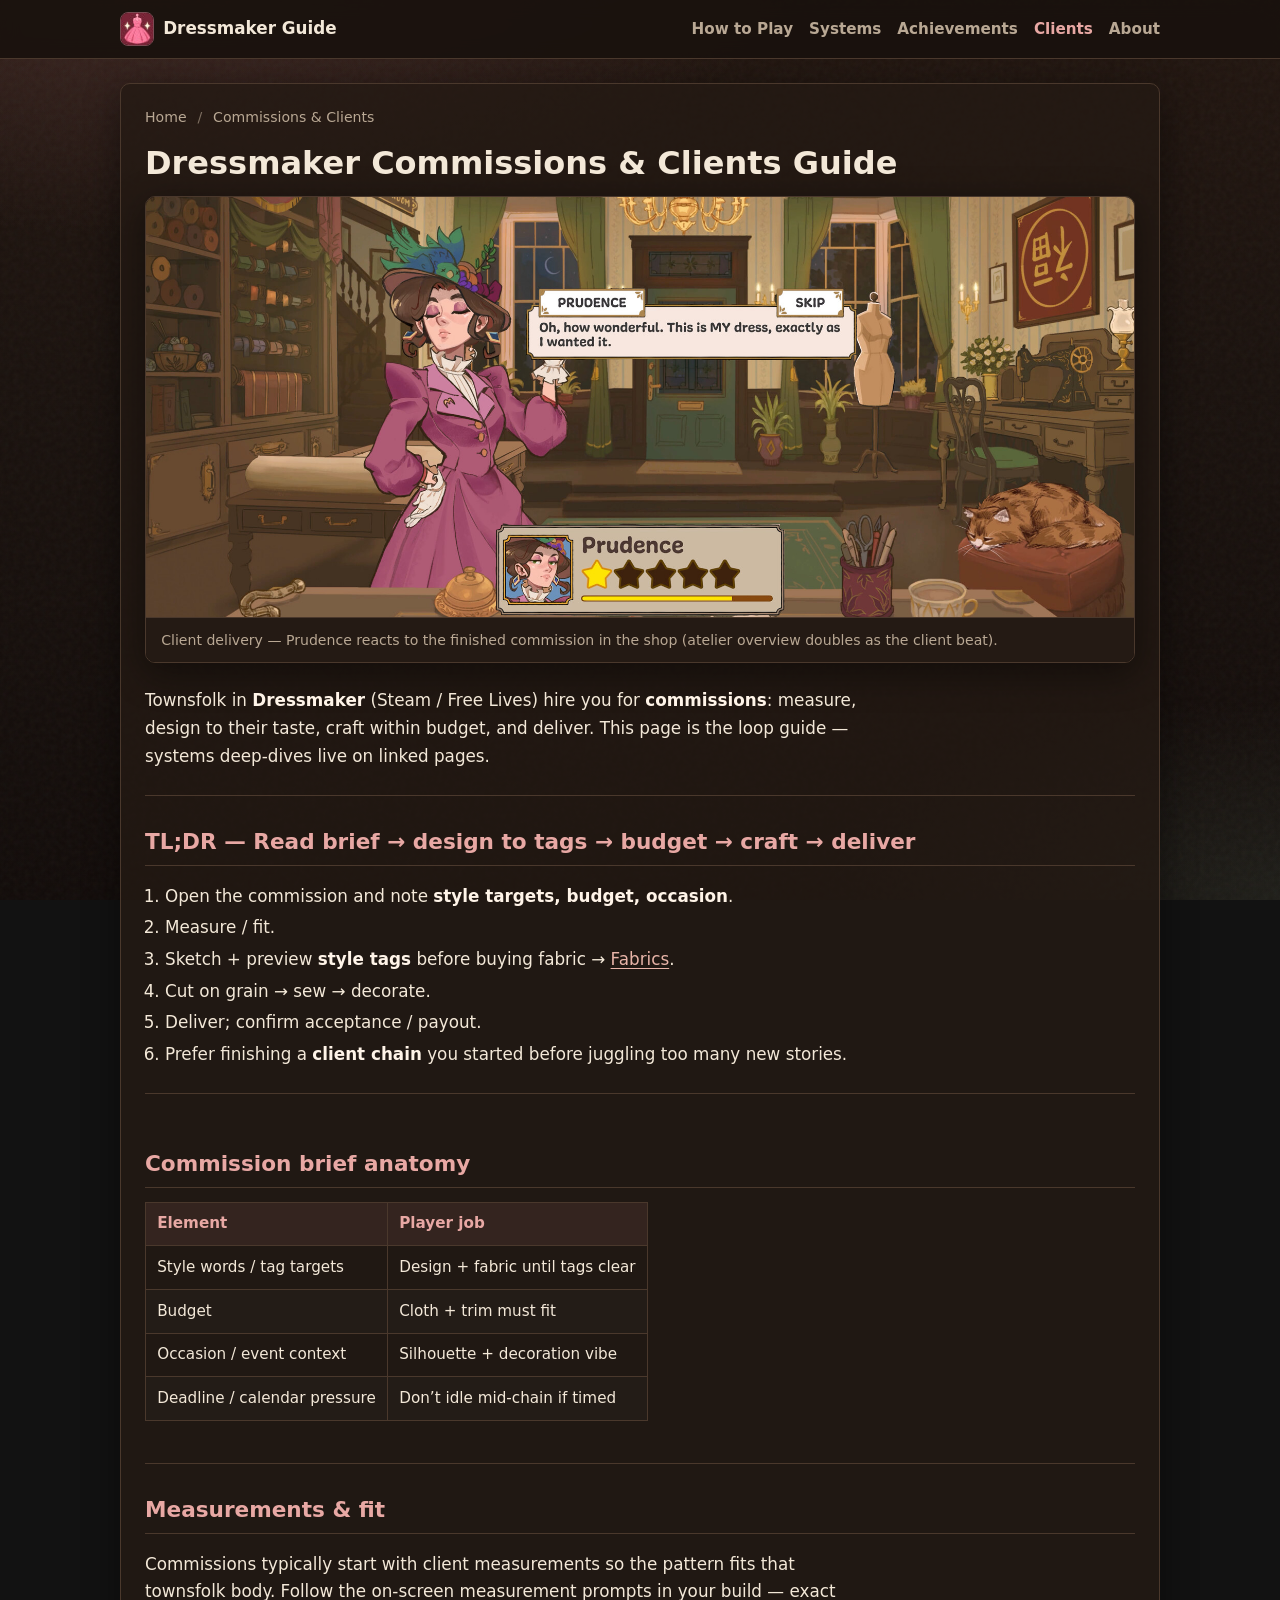
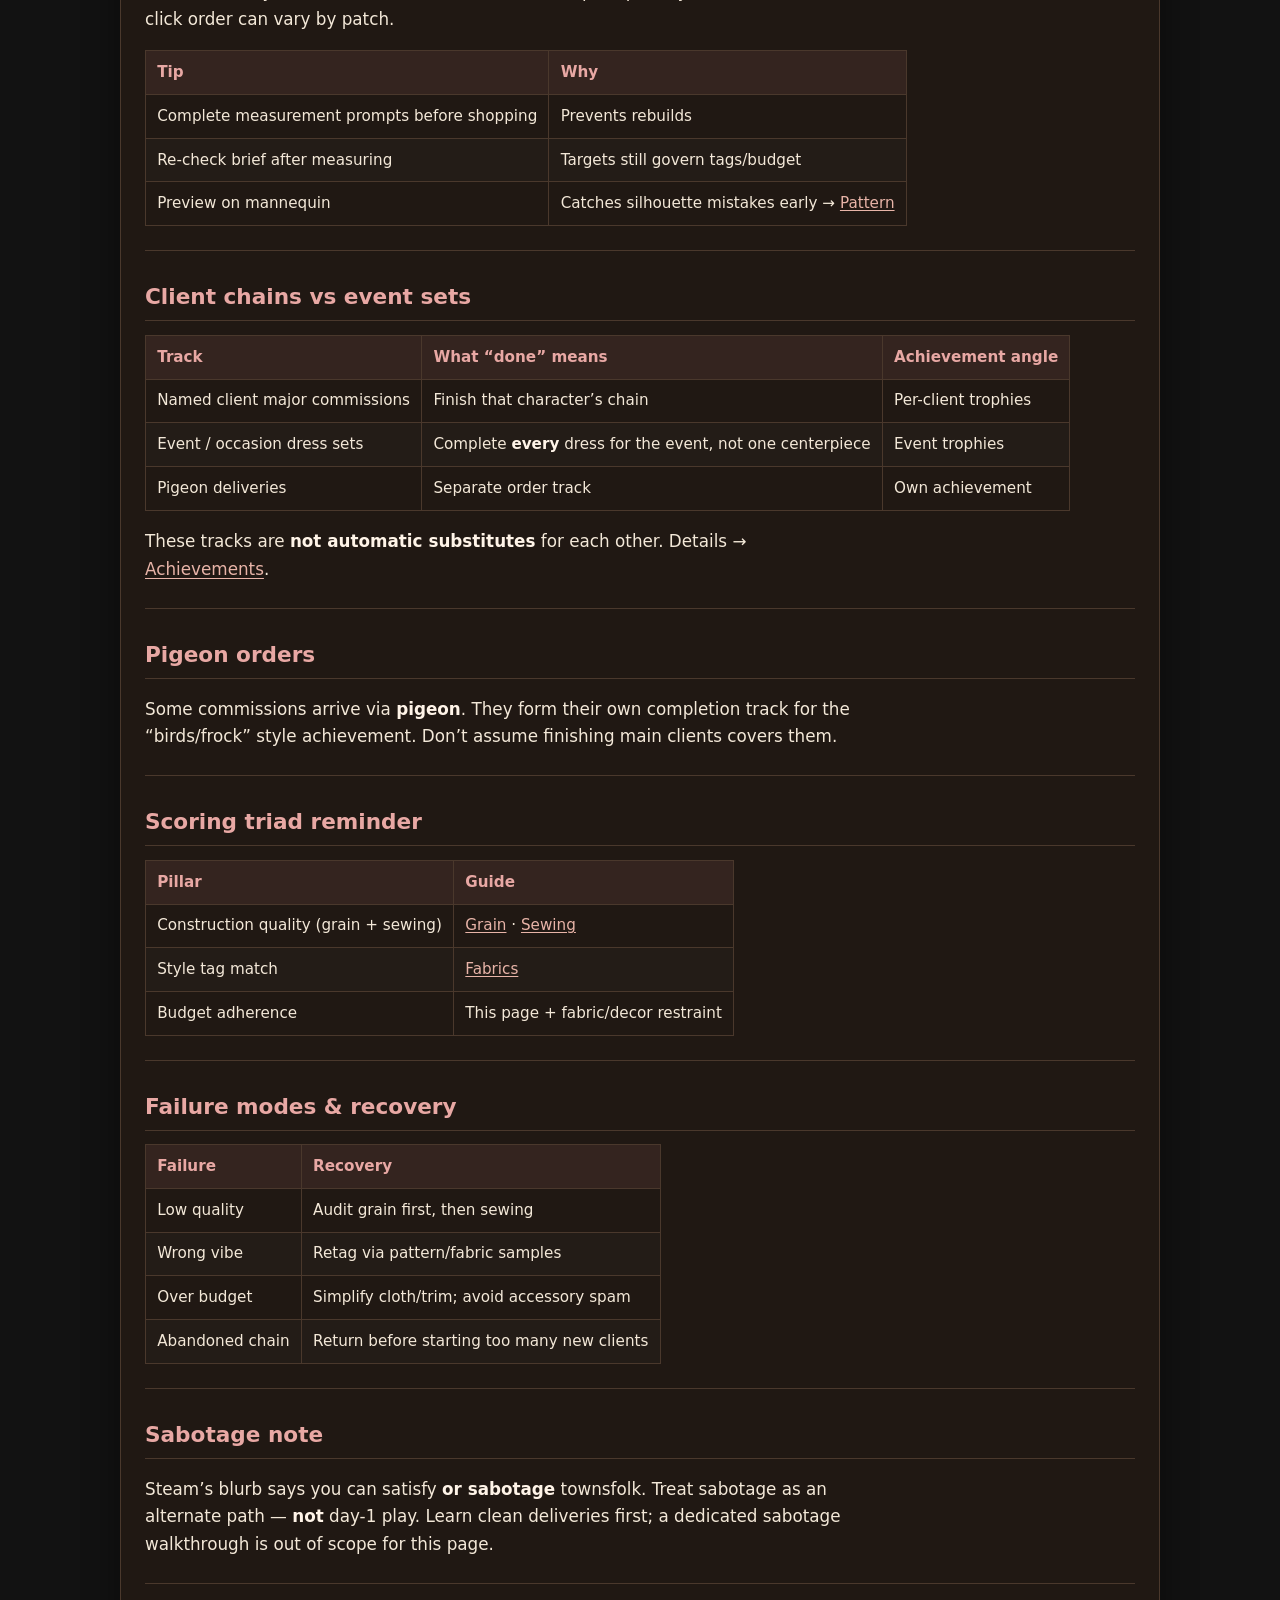
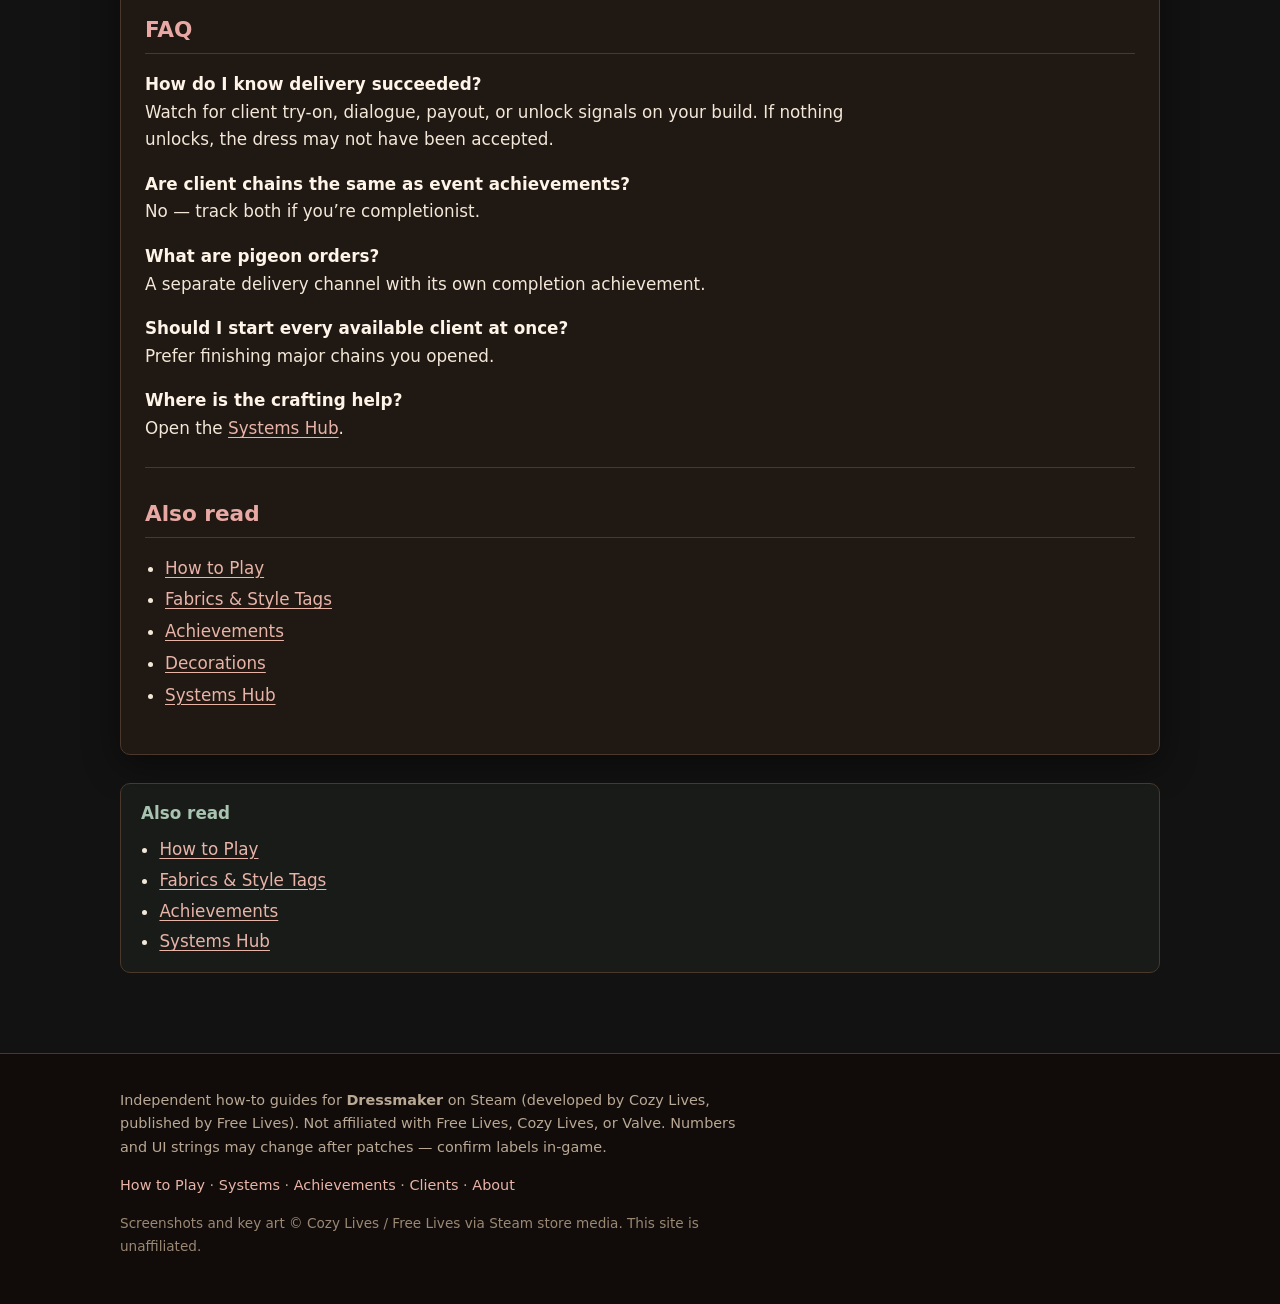
<file: dressmaker-commissions-clients/index.html>
<!DOCTYPE html>

<html lang="en">
<head>
<meta charset="utf-8"/>
<meta content="width=device-width, initial-scale=1" name="viewport"/>
<title>Dressmaker Commissions Guide: Clients, Measurements &amp; Delivery (Steam)</title>
<meta content="Dressmaker commissions &amp; clients guide: end-to-end delivery loop, measurements, events, pigeon orders, and linking systems that decide satisfaction." name="description"/>
<link href="https://dressmakerguide.world/dressmaker-commissions-clients/" rel="canonical"/>
<meta content="Dressmaker Commissions Guide: Clients, Measurements &amp; Delivery (Steam)" property="og:title"/>
<meta content="Dressmaker commissions &amp; clients guide: end-to-end delivery loop, measurements, events, pigeon orders, and linking systems that decide satisfaction." property="og:description"/>
<meta content="article" property="og:type"/>
<meta content="https://dressmakerguide.world/dressmaker-commissions-clients/" property="og:url"/>
<meta content="summary" name="twitter:card"/>
<meta content="Dressmaker Commissions Guide: Clients, Measurements &amp; Delivery (Steam)" name="twitter:title"/>
<meta content="Dressmaker commissions &amp; clients guide: end-to-end delivery loop, measurements, events, pigeon orders, and linking systems that decide satisfaction." name="twitter:description"/>
<meta content="index, follow" name="robots"/>
<link rel="icon" href="/favicon.ico" sizes="any"/>
<link rel="icon" type="image/png" sizes="32x32" href="/assets/favicon-32.png"/>
<link rel="icon" type="image/png" sizes="16x16" href="/assets/favicon-16.png"/>
<link rel="apple-touch-icon" href="/apple-touch-icon.png"/>
<link href="../assets/site.css" rel="stylesheet"/>
<script type="application/ld+json">{"@context":"https://schema.org","@type":"WebPage","name":"Dressmaker Commissions Guide: Clients, Measurements & Delivery (Steam)","description":"Dressmaker commissions & clients guide: end-to-end delivery loop, measurements, events, pigeon orders, and linking systems that decide satisfaction.","url":"https://dressmakerguide.world/dressmaker-commissions-clients/","isPartOf":{"@type":"WebSite","name":"Dressmaker Guide","url":"https://dressmakerguide.world/"}}</script>
<script type="application/ld+json">{"@context":"https://schema.org","@type":"FAQPage","mainEntity":[{"@type":"Question","name":"How do I know delivery succeeded?","acceptedAnswer":{"@type":"Answer","text":"Watch for client try-on, dialogue, payout, or unlock signals on your build. If nothing unlocks, the dress may not have been accepted."}},{"@type":"Question","name":"Are client chains the same as event achievements?","acceptedAnswer":{"@type":"Answer","text":"No — track both if you’re completionist."}},{"@type":"Question","name":"What are pigeon orders?","acceptedAnswer":{"@type":"Answer","text":"A separate delivery channel with its own completion achievement."}},{"@type":"Question","name":"Should I start every available client at once?","acceptedAnswer":{"@type":"Answer","text":"Prefer finishing major chains you opened."}},{"@type":"Question","name":"Where is the crafting help?","acceptedAnswer":{"@type":"Answer","text":"Open the Systems Hub."}}]}</script>
  <!-- Google tag (gtag.js) -->
  <script async src="https://www.googletagmanager.com/gtag/js?id=G-6XLYS569NV"></script>
  <script>
    window.dataLayer = window.dataLayer || [];
    function gtag(){dataLayer.push(arguments);}
    gtag('js', new Date());
    gtag('config', 'G-6XLYS569NV');
  </script>
</head>
<body>
<a class="skip-link" href="#main">Skip to content</a>
<header class="site-header">
<div class="header-inner">
<a class="brand" href="/">
<img class="brand-mark" src="/assets/brand-mark.png" alt="" width="34" height="34" />
<span class="brand-name">Dressmaker Guide</span>
</a>
<input aria-hidden="true" class="nav-toggle" id="nav-toggle" type="checkbox"/>
<label aria-label="Menu" class="nav-toggle-btn" for="nav-toggle"><span></span></label>
<nav aria-label="Primary" class="primary-nav">
<a href="/dressmaker-how-to-play/">How to Play</a>
<a href="/dressmaker-systems/">Systems</a>
<a href="/dressmaker-achievements/">Achievements</a>
<a aria-current="page" class="is-active" href="/dressmaker-commissions-clients/">Clients</a>
<a href="/about/">About</a>
</nav>
</div>
</header>
<main class="site-main" id="main">
<article class="guide">
<nav aria-label="Breadcrumb" class="breadcrumbs">
<a href="/">Home</a>
<span aria-hidden="true" class="bc-sep">/</span>
<span aria-current="page">Commissions &amp; Clients</span>
</nav>
<h1>Dressmaker Commissions &amp; Clients Guide</h1><div class="ad-slot ad-slot--mobile-banner" aria-label="Advertisement"><div class="ad-inner">
<script>
  atOptions = {
    'key' : '7dc2a7d8d0ec49631918a07e4b0a8697',
    'format' : 'iframe',
    'height' : 50,
    'width' : 320,
    'params' : {}
  };
</script>
<script src="https://www.highrevenueformat.com/7dc2a7d8d0ec49631918a07e4b0a8697/invoke.js"></script>
</div></div><figure class="scene-figure">
<img alt="Client Prudence reacts to a finished dress in the Dressmaker atelier with a dialogue and star rating panel" decoding="async" height="1080" loading="eager" src="/assets/media/ss-atelier-client.jpg" width="1920"/>
<figcaption>Client delivery — Prudence reacts to the finished commission in the shop (atelier overview doubles as the client beat).</figcaption>
</figure>
<p>Townsfolk in <strong>Dressmaker</strong> (Steam / Free Lives) hire you for <strong>commissions</strong>: measure, design to their taste, craft within budget, and deliver. This page is the loop guide — systems deep-dives live on linked pages.</p>
<hr/>
<h2>TL;DR — Read brief → design to tags → budget → craft → deliver</h2>
<ol>
<li>Open the commission and note <strong>style targets, budget, occasion</strong>.</li>
<li>Measure / fit.</li>
<li>Sketch + preview <strong>style tags</strong> before buying fabric → <a href="/dressmaker-fabrics-style-tags/">Fabrics</a>.</li>
<li>Cut on grain → sew → decorate.</li>
<li>Deliver; confirm acceptance / payout.</li>
<li>Prefer finishing a <strong>client chain</strong> you started before juggling too many new stories.</li>
</ol>
<hr/><div class="ad-slot ad-slot--native" aria-label="Advertisement"><div class="ad-inner">
<script async="async" data-cfasync="false" src="https://pl31557993.profitableratecpmnetwork.com/eead7edb0b6cac25b1589072ec5f826d/invoke.js"></script>
<div id="container-eead7edb0b6cac25b1589072ec5f826d"></div>
</div></div>
<h2>Commission brief anatomy</h2>
<table>
<thead>
<tr>
<th>Element</th>
<th>Player job</th>
</tr>
</thead>
<tbody>
<tr>
<td>Style words / tag targets</td>
<td>Design + fabric until tags clear</td>
</tr>
<tr>
<td>Budget</td>
<td>Cloth + trim must fit</td>
</tr>
<tr>
<td>Occasion / event context</td>
<td>Silhouette + decoration vibe</td>
</tr>
<tr>
<td>Deadline / calendar pressure</td>
<td>Don’t idle mid-chain if timed</td>
</tr>
</tbody>
</table><div class="ad-slot ad-slot--mpu" aria-label="Advertisement"><div class="ad-inner">
<script>
  atOptions = {
    'key' : 'eb35e300da79fde0daa15b8e6d901dbc',
    'format' : 'iframe',
    'height' : 250,
    'width' : 300,
    'params' : {}
  };
</script>
<script src="https://www.highrevenueformat.com/eb35e300da79fde0daa15b8e6d901dbc/invoke.js"></script>
</div></div>
<hr/>
<h2>Measurements &amp; fit</h2>
<p>Commissions typically start with client measurements so the pattern fits that townsfolk body. Follow the on-screen measurement prompts in your build — exact click order can vary by patch.</p>
<table>
<thead>
<tr>
<th>Tip</th>
<th>Why</th>
</tr>
</thead>
<tbody>
<tr>
<td>Complete measurement prompts before shopping</td>
<td>Prevents rebuilds</td>
</tr>
<tr>
<td>Re-check brief after measuring</td>
<td>Targets still govern tags/budget</td>
</tr>
<tr>
<td>Preview on mannequin</td>
<td>Catches silhouette mistakes early → <a href="/dressmaker-pattern-pieces/">Pattern</a></td>
</tr>
</tbody>
</table>
<hr/>
<h2>Client chains vs event sets</h2>
<table>
<thead>
<tr>
<th>Track</th>
<th>What “done” means</th>
<th>Achievement angle</th>
</tr>
</thead>
<tbody>
<tr>
<td>Named client major commissions</td>
<td>Finish that character’s chain</td>
<td>Per-client trophies</td>
</tr>
<tr>
<td>Event / occasion dress sets</td>
<td>Complete <strong>every</strong> dress for the event, not one centerpiece</td>
<td>Event trophies</td>
</tr>
<tr>
<td>Pigeon deliveries</td>
<td>Separate order track</td>
<td>Own achievement</td>
</tr>
</tbody>
</table>
<p>These tracks are <strong>not automatic substitutes</strong> for each other. Details → <a href="/dressmaker-achievements/">Achievements</a>.</p>
<hr/>
<h2>Pigeon orders</h2>
<p>Some commissions arrive via <strong>pigeon</strong>. They form their own completion track for the “birds/frock” style achievement. Don’t assume finishing main clients covers them.</p>
<hr/>
<h2>Scoring triad reminder</h2>
<table>
<thead>
<tr>
<th>Pillar</th>
<th>Guide</th>
</tr>
</thead>
<tbody>
<tr>
<td>Construction quality (grain + sewing)</td>
<td><a href="/dressmaker-grain-line-cutting/">Grain</a> · <a href="/dressmaker-sewing-quality/">Sewing</a></td>
</tr>
<tr>
<td>Style tag match</td>
<td><a href="/dressmaker-fabrics-style-tags/">Fabrics</a></td>
</tr>
<tr>
<td>Budget adherence</td>
<td>This page + fabric/decor restraint</td>
</tr>
</tbody>
</table>
<hr/>
<h2>Failure modes &amp; recovery</h2>
<table>
<thead>
<tr>
<th>Failure</th>
<th>Recovery</th>
</tr>
</thead>
<tbody>
<tr>
<td>Low quality</td>
<td>Audit grain first, then sewing</td>
</tr>
<tr>
<td>Wrong vibe</td>
<td>Retag via pattern/fabric samples</td>
</tr>
<tr>
<td>Over budget</td>
<td>Simplify cloth/trim; avoid accessory spam</td>
</tr>
<tr>
<td>Abandoned chain</td>
<td>Return before starting too many new clients</td>
</tr>
</tbody>
</table>
<hr/>
<h2>Sabotage note</h2>
<p>Steam’s blurb says you can satisfy <strong>or sabotage</strong> townsfolk. Treat sabotage as an alternate path — <strong>not</strong> day-1 play. Learn clean deliveries first; a dedicated sabotage walkthrough is out of scope for this page.</p>
<hr/>
<h2>FAQ</h2>
<p><strong>How do I know delivery succeeded?</strong><br/>
Watch for client try-on, dialogue, payout, or unlock signals on your build. If nothing unlocks, the dress may not have been accepted.</p>
<p><strong>Are client chains the same as event achievements?</strong><br/>
No — track both if you’re completionist.</p>
<p><strong>What are pigeon orders?</strong><br/>
A separate delivery channel with its own completion achievement.</p>
<p><strong>Should I start every available client at once?</strong><br/>
Prefer finishing major chains you opened.</p>
<p><strong>Where is the crafting help?</strong><br/>
Open the <a href="/dressmaker-systems/">Systems Hub</a>.</p>
<hr/>
<h2>Also read</h2>
<ul>
<li><a href="/dressmaker-how-to-play/">How to Play</a></li>
<li><a href="/dressmaker-fabrics-style-tags/">Fabrics &amp; Style Tags</a></li>
<li><a href="/dressmaker-achievements/">Achievements</a></li>
<li><a href="/dressmaker-decorations-applique/">Decorations</a></li>
<li><a href="/dressmaker-systems/">Systems Hub</a></li>
</ul>
</article>
<aside aria-label="Also read" class="related">
<h2 class="related-title">Also read</h2>
<ul>
<li><a href="/dressmaker-how-to-play/">How to Play</a></li>
<li><a href="/dressmaker-fabrics-style-tags/">Fabrics &amp; Style Tags</a></li>
<li><a href="/dressmaker-achievements/">Achievements</a></li>
<li><a href="/dressmaker-systems/">Systems Hub</a></li>
</ul>
</aside>
</main>
<footer class="site-footer">
<div class="footer-inner">
<p class="footer-disclaimer">
        Independent how-to guides for <strong>Dressmaker</strong> on Steam
        (developed by Cozy Lives, published by Free Lives).
        Not affiliated with Free Lives, Cozy Lives, or Valve.
        Numbers and UI strings may change after patches — confirm labels in-game.
      </p>
<p class="footer-links">
<a href="/dressmaker-how-to-play/">How to Play</a> ·
        <a href="/dressmaker-systems/">Systems</a> ·
        <a href="/dressmaker-achievements/">Achievements</a> ·
        <a href="/dressmaker-commissions-clients/">Clients</a> ·
        <a href="/about/">About</a>
</p>
<p class="footer-media">Screenshots and key art © Cozy Lives / Free Lives via Steam store media. This site is unaffiliated.</p>
</div>
</footer>
</body>
</html>
</file>
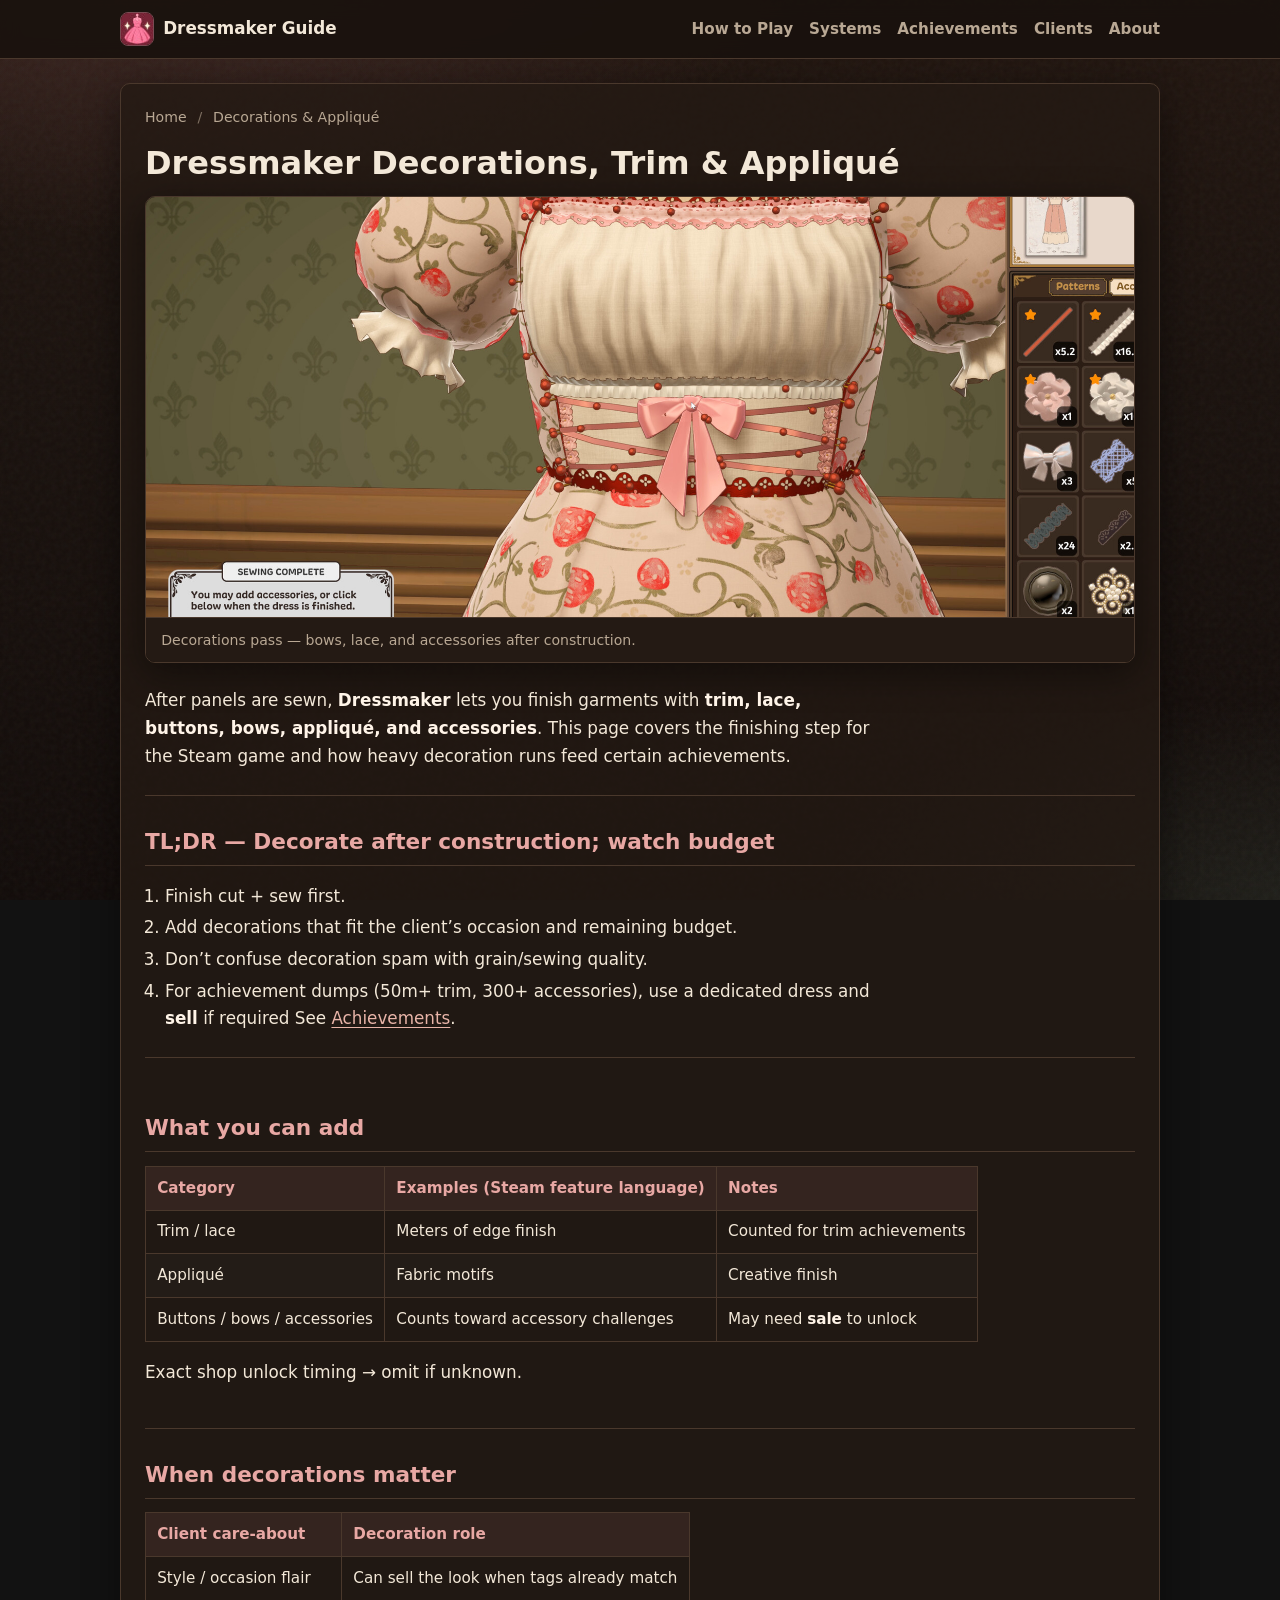
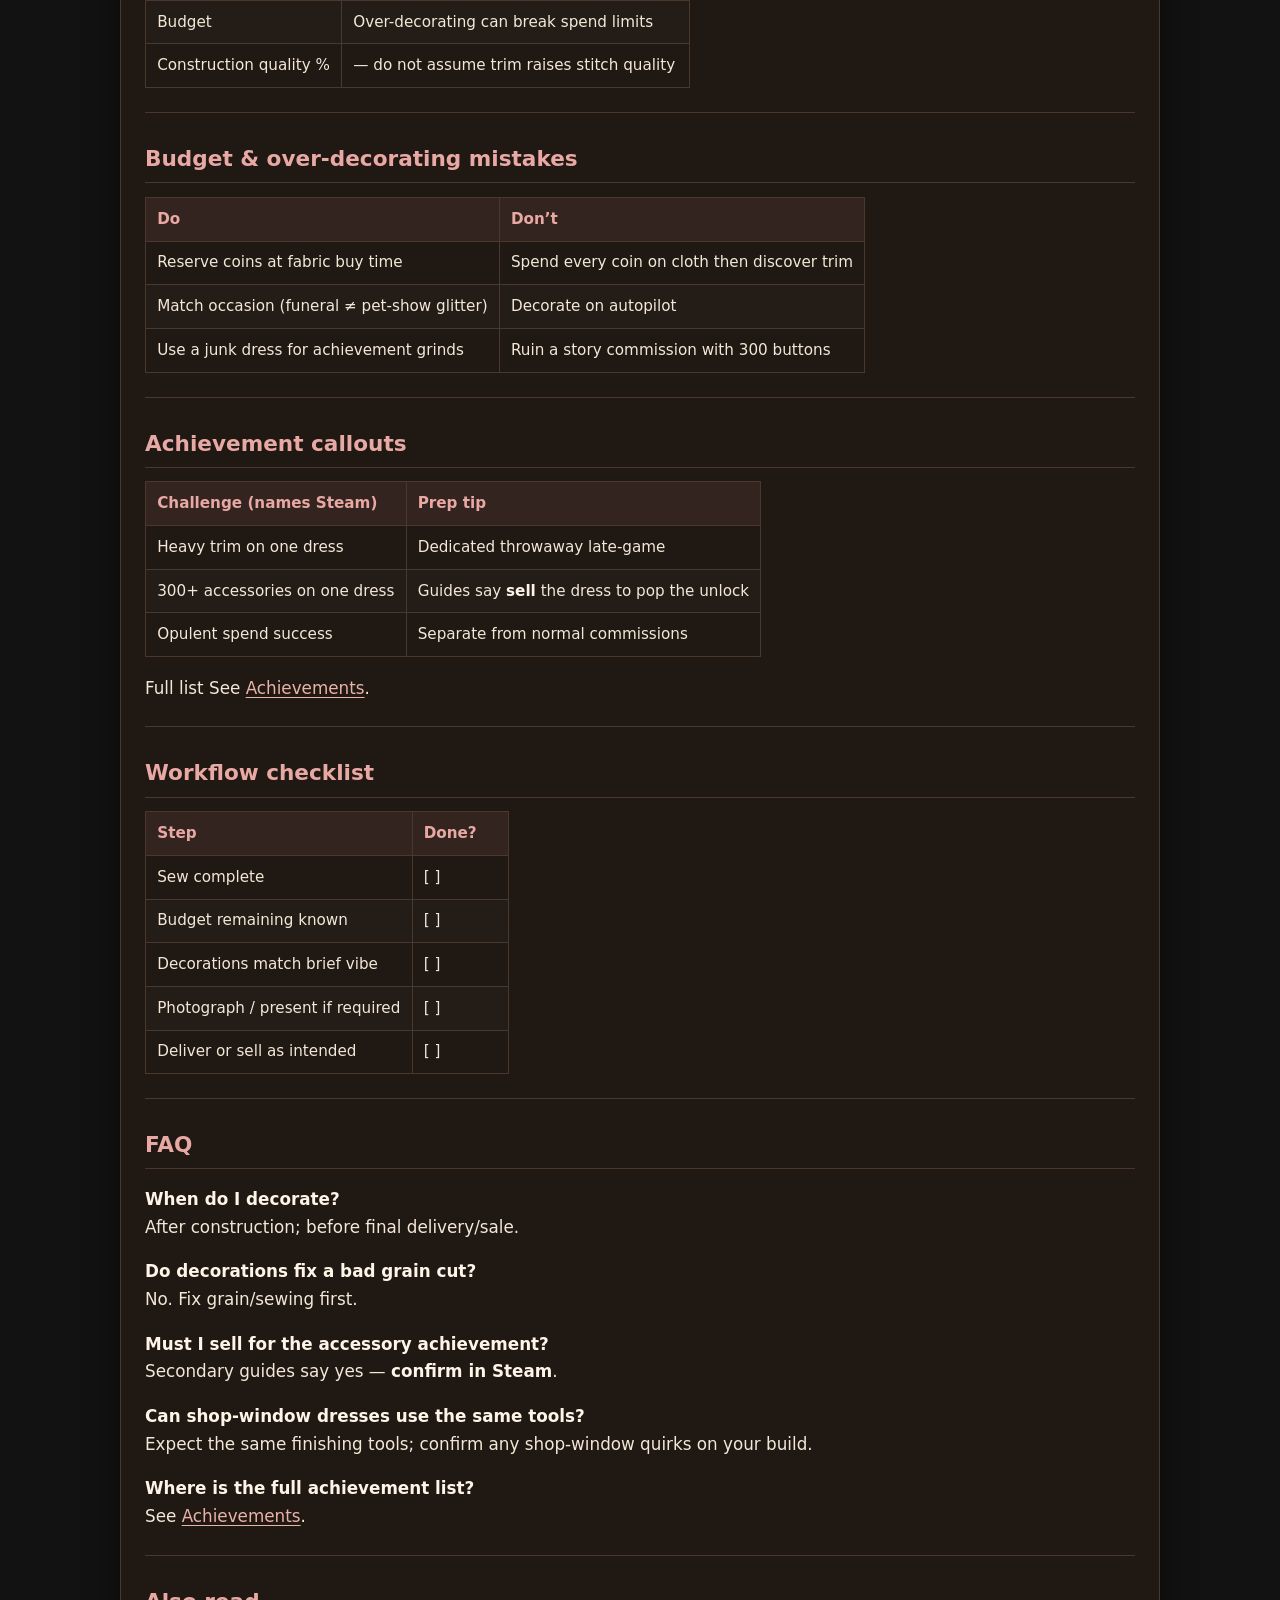
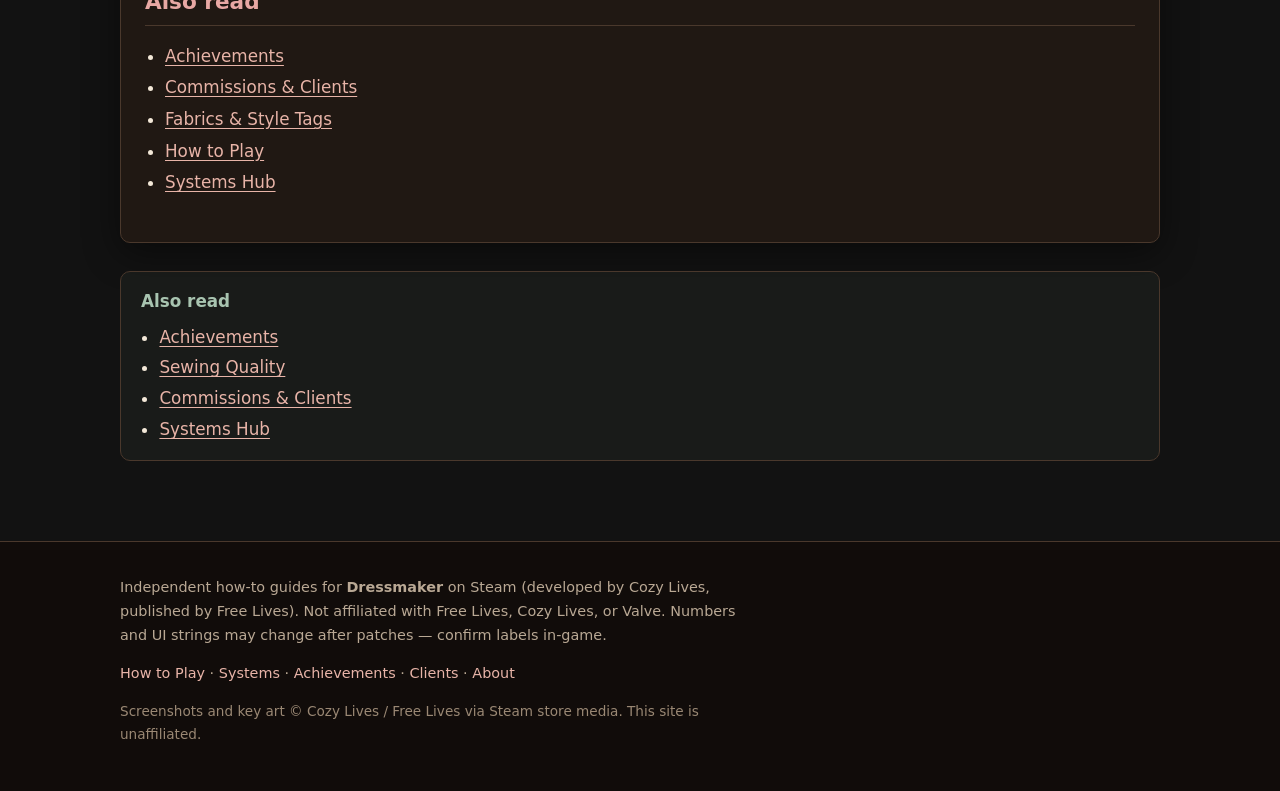
<file: dressmaker-decorations-applique/index.html>
<!DOCTYPE html>

<html lang="en">
<head>
<meta charset="utf-8"/>
<meta content="width=device-width, initial-scale=1" name="viewport"/>
<title>Dressmaker Decorations Guide: Trim, Appliqué &amp; Accessories (Steam)</title>
<meta content="Dressmaker decorations guide: trim, lace, appliqué, buttons, bows, and accessory prep for finishing dresses and related achievements." name="description"/>
<link href="https://dressmakerguide.world/dressmaker-decorations-applique/" rel="canonical"/>
<meta content="Dressmaker Decorations Guide: Trim, Appliqué &amp; Accessories (Steam)" property="og:title"/>
<meta content="Dressmaker decorations guide: trim, lace, appliqué, buttons, bows, and accessory prep for finishing dresses and related achievements." property="og:description"/>
<meta content="article" property="og:type"/>
<meta content="https://dressmakerguide.world/dressmaker-decorations-applique/" property="og:url"/>
<meta content="summary" name="twitter:card"/>
<meta content="Dressmaker Decorations Guide: Trim, Appliqué &amp; Accessories (Steam)" name="twitter:title"/>
<meta content="Dressmaker decorations guide: trim, lace, appliqué, buttons, bows, and accessory prep for finishing dresses and related achievements." name="twitter:description"/>
<meta content="index, follow" name="robots"/>
<link rel="icon" href="/favicon.ico" sizes="any"/>
<link rel="icon" type="image/png" sizes="32x32" href="/assets/favicon-32.png"/>
<link rel="icon" type="image/png" sizes="16x16" href="/assets/favicon-16.png"/>
<link rel="apple-touch-icon" href="/apple-touch-icon.png"/>
<link href="../assets/site.css" rel="stylesheet"/>
<script type="application/ld+json">{"@context":"https://schema.org","@type":"WebPage","name":"Dressmaker Decorations Guide: Trim, Appliqué & Accessories (Steam)","description":"Dressmaker decorations guide: trim, lace, appliqué, buttons, bows, and accessory prep for finishing dresses and related achievements.","url":"https://dressmakerguide.world/dressmaker-decorations-applique/","isPartOf":{"@type":"WebSite","name":"Dressmaker Guide","url":"https://dressmakerguide.world/"}}</script>
<script type="application/ld+json">{"@context":"https://schema.org","@type":"FAQPage","mainEntity":[{"@type":"Question","name":"When do I decorate?","acceptedAnswer":{"@type":"Answer","text":"After construction; before final delivery/sale."}},{"@type":"Question","name":"Do decorations fix a bad grain cut?","acceptedAnswer":{"@type":"Answer","text":"No. Fix grain/sewing first."}},{"@type":"Question","name":"Must I sell for the accessory achievement?","acceptedAnswer":{"@type":"Answer","text":"Secondary guides say yes — confirm in Steam."}},{"@type":"Question","name":"Can shop-window dresses use the same tools?","acceptedAnswer":{"@type":"Answer","text":"Expect the same finishing tools; confirm any shop-window quirks on your build."}},{"@type":"Question","name":"Where is the full achievement list?","acceptedAnswer":{"@type":"Answer","text":"See Achievements."}}]}</script>
  <!-- Google tag (gtag.js) -->
  <script async src="https://www.googletagmanager.com/gtag/js?id=G-6XLYS569NV"></script>
  <script>
    window.dataLayer = window.dataLayer || [];
    function gtag(){dataLayer.push(arguments);}
    gtag('js', new Date());
    gtag('config', 'G-6XLYS569NV');
  </script>
</head>
<body>
<a class="skip-link" href="#main">Skip to content</a>
<header class="site-header">
<div class="header-inner">
<a class="brand" href="/">
<img class="brand-mark" src="/assets/brand-mark.png" alt="" width="34" height="34" />
<span class="brand-name">Dressmaker Guide</span>
</a>
<input aria-hidden="true" class="nav-toggle" id="nav-toggle" type="checkbox"/>
<label aria-label="Menu" class="nav-toggle-btn" for="nav-toggle"><span></span></label>
<nav aria-label="Primary" class="primary-nav">
<a href="/dressmaker-how-to-play/">How to Play</a>
<a href="/dressmaker-systems/">Systems</a>
<a href="/dressmaker-achievements/">Achievements</a>
<a href="/dressmaker-commissions-clients/">Clients</a>
<a href="/about/">About</a>
</nav>
</div>
</header>
<main class="site-main" id="main">
<article class="guide">
<nav aria-label="Breadcrumb" class="breadcrumbs">
<a href="/">Home</a>
<span aria-hidden="true" class="bc-sep">/</span>
<span aria-current="page">Decorations &amp; Appliqué</span>
</nav>
<h1>Dressmaker Decorations, Trim &amp; Appliqué</h1><div class="ad-slot ad-slot--mobile-banner" aria-label="Advertisement"><div class="ad-inner">
<script>
  atOptions = {
    'key' : '7dc2a7d8d0ec49631918a07e4b0a8697',
    'format' : 'iframe',
    'height' : 50,
    'width' : 320,
    'params' : {}
  };
</script>
<script src="https://www.highrevenueformat.com/7dc2a7d8d0ec49631918a07e4b0a8697/invoke.js"></script>
</div></div><figure class="scene-figure">
<img alt="Dressmaker mannequin dress with pink bow and ribbon lacing; Accessories menu open after sewing complete" decoding="async" height="1080" loading="eager" src="/assets/media/ss-decorations.jpg" width="1920"/>
<figcaption>Decorations pass — bows, lace, and accessories after construction.</figcaption>
</figure>
<p>After panels are sewn, <strong>Dressmaker</strong> lets you finish garments with <strong>trim, lace, buttons, bows, appliqué, and accessories</strong>. This page covers the finishing step for the Steam game and how heavy decoration runs feed certain achievements.</p>
<hr/>
<h2>TL;DR — Decorate after construction; watch budget</h2>
<ol>
<li>Finish cut + sew first.</li>
<li>Add decorations that fit the client’s occasion and remaining budget.</li>
<li>Don’t confuse decoration spam with grain/sewing quality.</li>
<li>For achievement dumps (50m+ trim, 300+ accessories), use a dedicated dress and <strong>sell</strong> if required See <a href="/dressmaker-achievements/">Achievements</a>.</li>
</ol>
<hr/><div class="ad-slot ad-slot--native" aria-label="Advertisement"><div class="ad-inner">
<script async="async" data-cfasync="false" src="https://pl31557993.profitableratecpmnetwork.com/eead7edb0b6cac25b1589072ec5f826d/invoke.js"></script>
<div id="container-eead7edb0b6cac25b1589072ec5f826d"></div>
</div></div>
<h2>What you can add</h2>
<table>
<thead>
<tr>
<th>Category</th>
<th>Examples (Steam feature language)</th>
<th>Notes</th>
</tr>
</thead>
<tbody>
<tr>
<td>Trim / lace</td>
<td>Meters of edge finish</td>
<td>Counted for trim achievements</td>
</tr>
<tr>
<td>Appliqué</td>
<td>Fabric motifs</td>
<td>Creative finish</td>
</tr>
<tr>
<td>Buttons / bows / accessories</td>
<td>Counts toward accessory challenges</td>
<td>May need <strong>sale</strong> to unlock</td>
</tr>
</tbody>
</table>
<p>Exact shop unlock timing → omit if unknown.</p><div class="ad-slot ad-slot--mpu" aria-label="Advertisement"><div class="ad-inner">
<script>
  atOptions = {
    'key' : 'eb35e300da79fde0daa15b8e6d901dbc',
    'format' : 'iframe',
    'height' : 250,
    'width' : 300,
    'params' : {}
  };
</script>
<script src="https://www.highrevenueformat.com/eb35e300da79fde0daa15b8e6d901dbc/invoke.js"></script>
</div></div>
<hr/>
<h2>When decorations matter</h2>
<table>
<thead>
<tr>
<th>Client care-about</th>
<th>Decoration role</th>
</tr>
</thead>
<tbody>
<tr>
<td>Style / occasion flair</td>
<td>Can sell the look when tags already match</td>
</tr>
<tr>
<td>Budget</td>
<td>Over-decorating can break spend limits</td>
</tr>
<tr>
<td>Construction quality %</td>
<td>— do not assume trim raises stitch quality</td>
</tr>
</tbody>
</table>
<hr/>
<h2>Budget &amp; over-decorating mistakes</h2>
<table>
<thead>
<tr>
<th>Do</th>
<th>Don’t</th>
</tr>
</thead>
<tbody>
<tr>
<td>Reserve coins at fabric buy time</td>
<td>Spend every coin on cloth then discover trim</td>
</tr>
<tr>
<td>Match occasion (funeral ≠ pet-show glitter)</td>
<td>Decorate on autopilot</td>
</tr>
<tr>
<td>Use a junk dress for achievement grinds</td>
<td>Ruin a story commission with 300 buttons</td>
</tr>
</tbody>
</table>
<hr/>
<h2>Achievement callouts</h2>
<table>
<thead>
<tr>
<th>Challenge (names Steam)</th>
<th>Prep tip</th>
</tr>
</thead>
<tbody>
<tr>
<td>Heavy trim on one dress</td>
<td>Dedicated throwaway late-game</td>
</tr>
<tr>
<td>300+ accessories on one dress</td>
<td>Guides say <strong>sell</strong> the dress to pop the unlock</td>
</tr>
<tr>
<td>Opulent spend success</td>
<td>Separate from normal commissions</td>
</tr>
</tbody>
</table>
<p>Full list See <a href="/dressmaker-achievements/">Achievements</a>.</p>
<hr/>
<h2>Workflow checklist</h2>
<table>
<thead>
<tr>
<th>Step</th>
<th>Done?</th>
</tr>
</thead>
<tbody>
<tr>
<td>Sew complete</td>
<td>[ ]</td>
</tr>
<tr>
<td>Budget remaining known</td>
<td>[ ]</td>
</tr>
<tr>
<td>Decorations match brief vibe</td>
<td>[ ]</td>
</tr>
<tr>
<td>Photograph / present if required</td>
<td>[ ]</td>
</tr>
<tr>
<td>Deliver or sell as intended</td>
<td>[ ]</td>
</tr>
</tbody>
</table>
<hr/>
<h2>FAQ</h2>
<p><strong>When do I decorate?</strong><br/>
After construction; before final delivery/sale.</p>
<p><strong>Do decorations fix a bad grain cut?</strong><br/>
No. Fix grain/sewing first.</p>
<p><strong>Must I sell for the accessory achievement?</strong><br/>
Secondary guides say yes — <strong>confirm in Steam</strong>.</p>
<p><strong>Can shop-window dresses use the same tools?</strong><br/>
Expect the same finishing tools; confirm any shop-window quirks on your build.</p>
<p><strong>Where is the full achievement list?</strong><br/>
See <a href="/dressmaker-achievements/">Achievements</a>.</p>
<hr/>
<h2>Also read</h2>
<ul>
<li><a href="/dressmaker-achievements/">Achievements</a></li>
<li><a href="/dressmaker-commissions-clients/">Commissions &amp; Clients</a></li>
<li><a href="/dressmaker-fabrics-style-tags/">Fabrics &amp; Style Tags</a></li>
<li><a href="/dressmaker-how-to-play/">How to Play</a></li>
<li><a href="/dressmaker-systems/">Systems Hub</a></li>
</ul>
</article>
<aside aria-label="Also read" class="related">
<h2 class="related-title">Also read</h2>
<ul>
<li><a href="/dressmaker-achievements/">Achievements</a></li>
<li><a href="/dressmaker-sewing-quality/">Sewing Quality</a></li>
<li><a href="/dressmaker-commissions-clients/">Commissions &amp; Clients</a></li>
<li><a href="/dressmaker-systems/">Systems Hub</a></li>
</ul>
</aside>
</main>
<footer class="site-footer">
<div class="footer-inner">
<p class="footer-disclaimer">
        Independent how-to guides for <strong>Dressmaker</strong> on Steam
        (developed by Cozy Lives, published by Free Lives).
        Not affiliated with Free Lives, Cozy Lives, or Valve.
        Numbers and UI strings may change after patches — confirm labels in-game.
      </p>
<p class="footer-links">
<a href="/dressmaker-how-to-play/">How to Play</a> ·
        <a href="/dressmaker-systems/">Systems</a> ·
        <a href="/dressmaker-achievements/">Achievements</a> ·
        <a href="/dressmaker-commissions-clients/">Clients</a> ·
        <a href="/about/">About</a>
</p>
<p class="footer-media">Screenshots and key art © Cozy Lives / Free Lives via Steam store media. This site is unaffiliated.</p>
</div>
</footer>
</body>
</html>
</file>
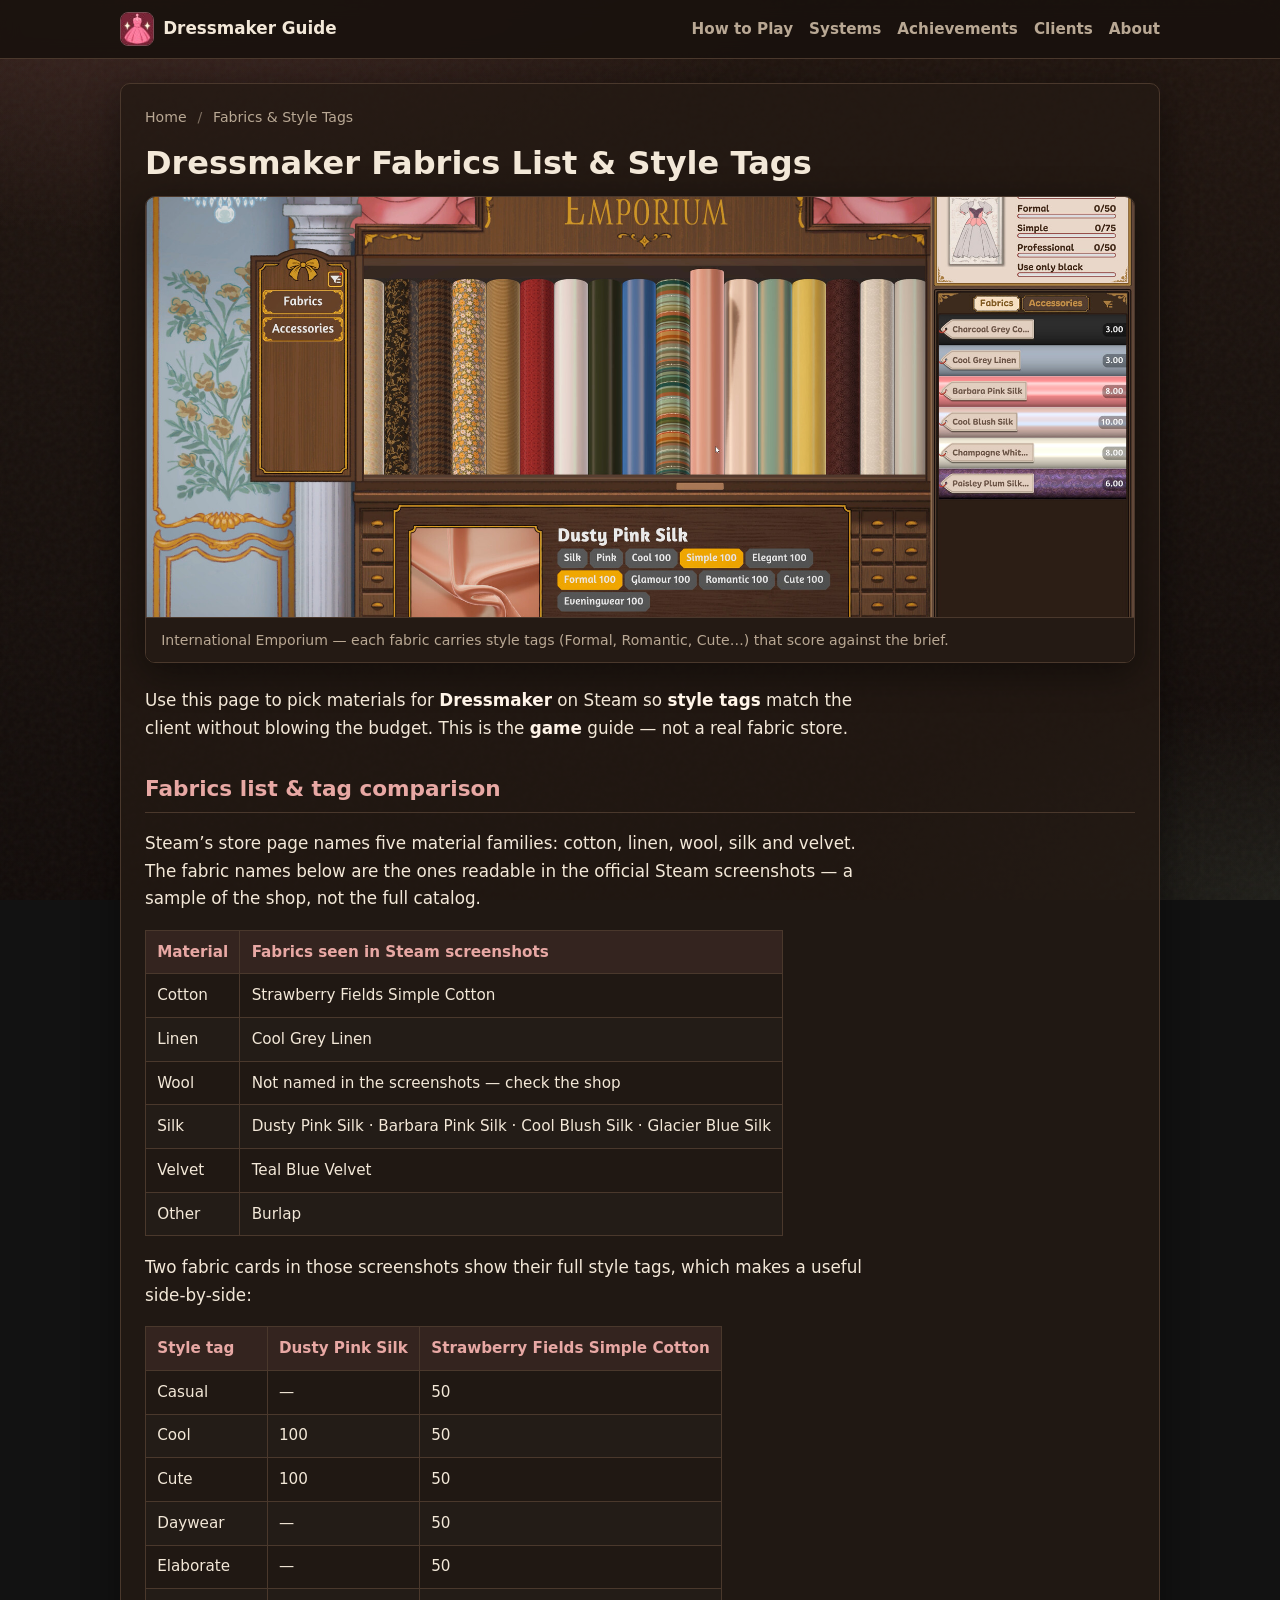
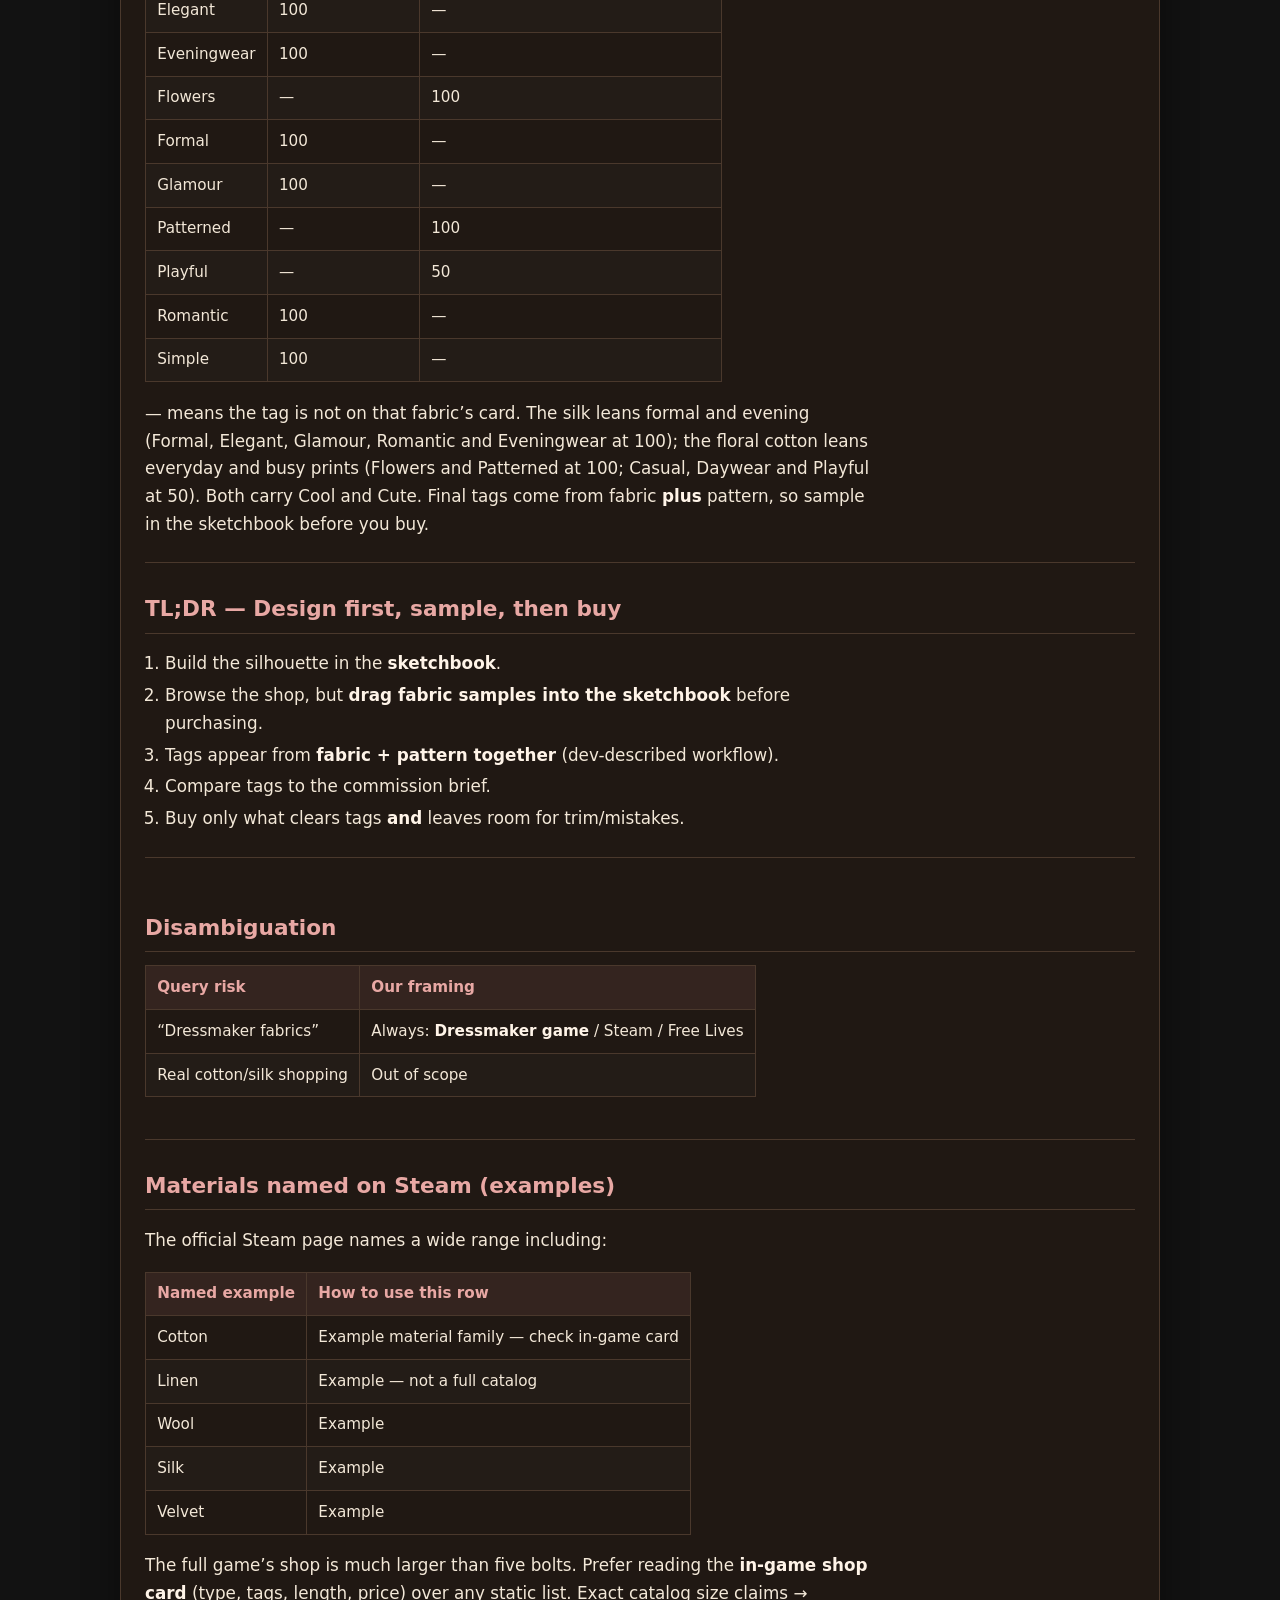
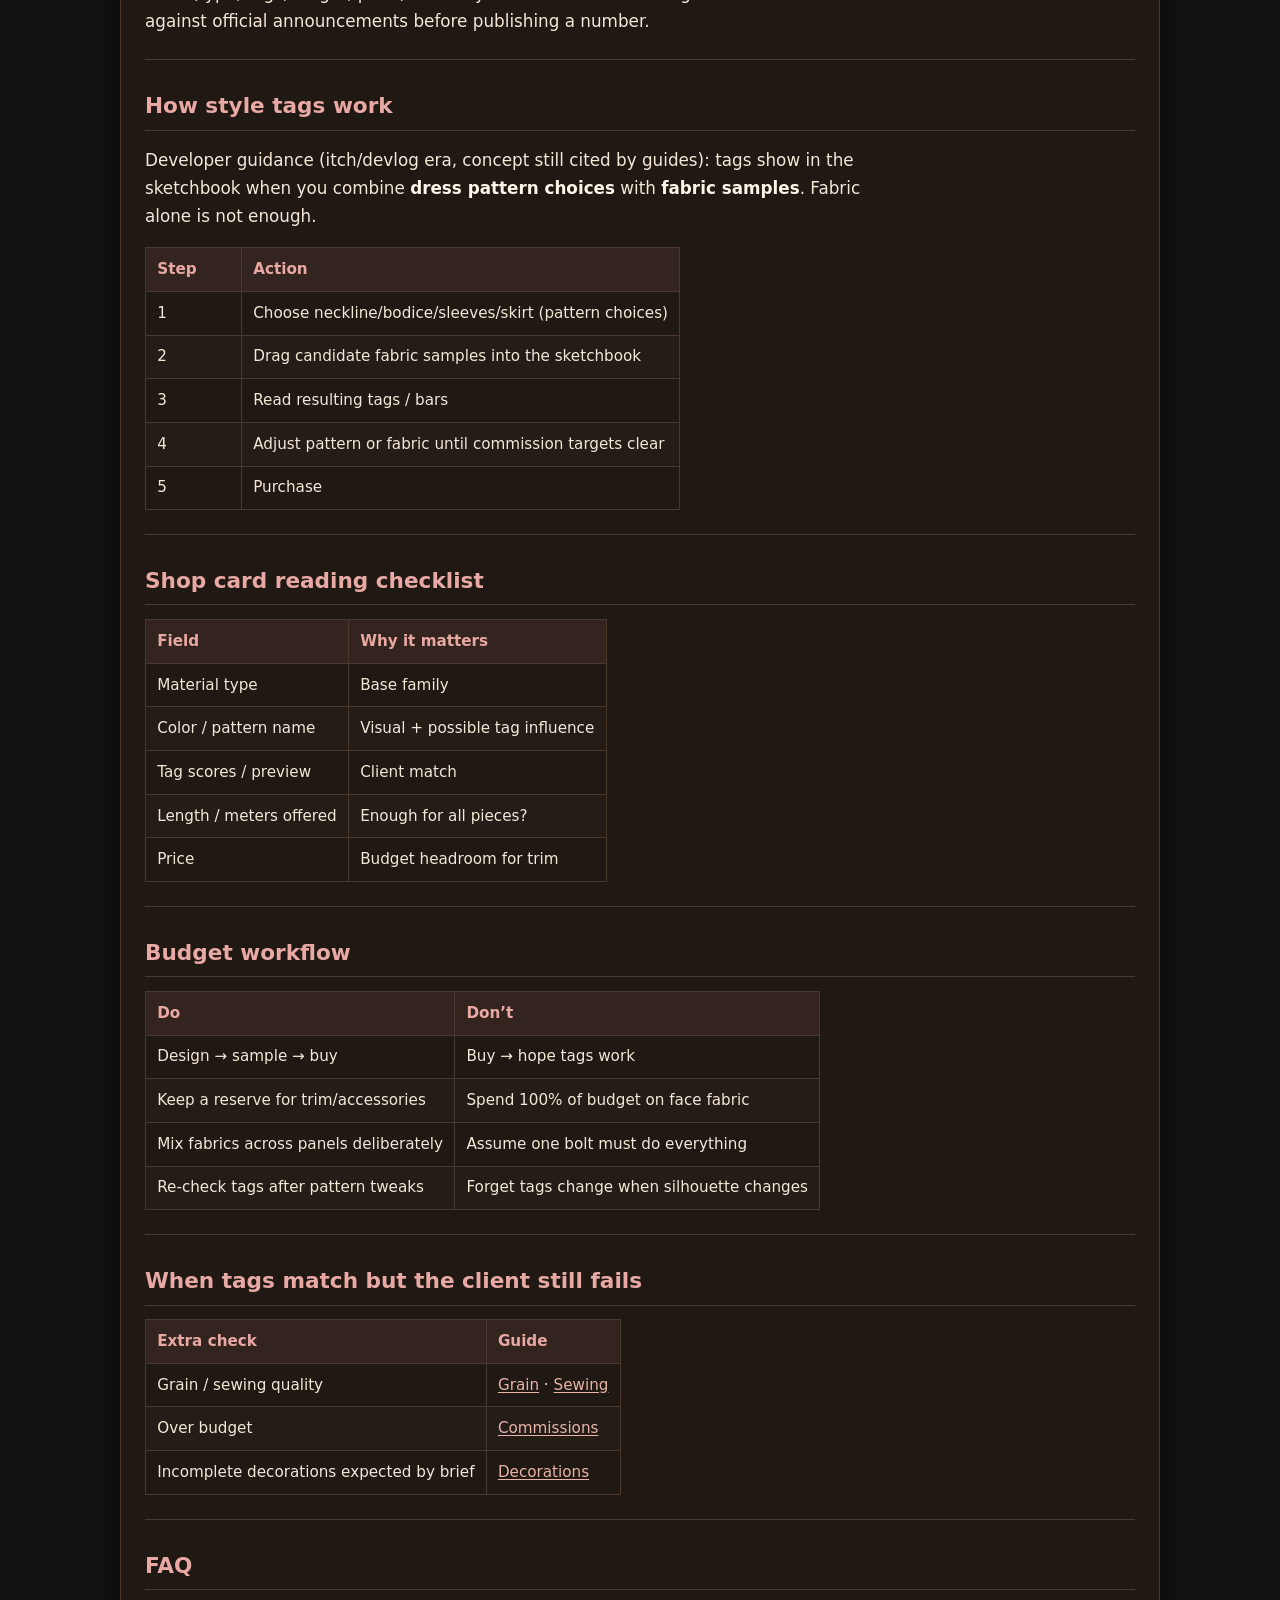
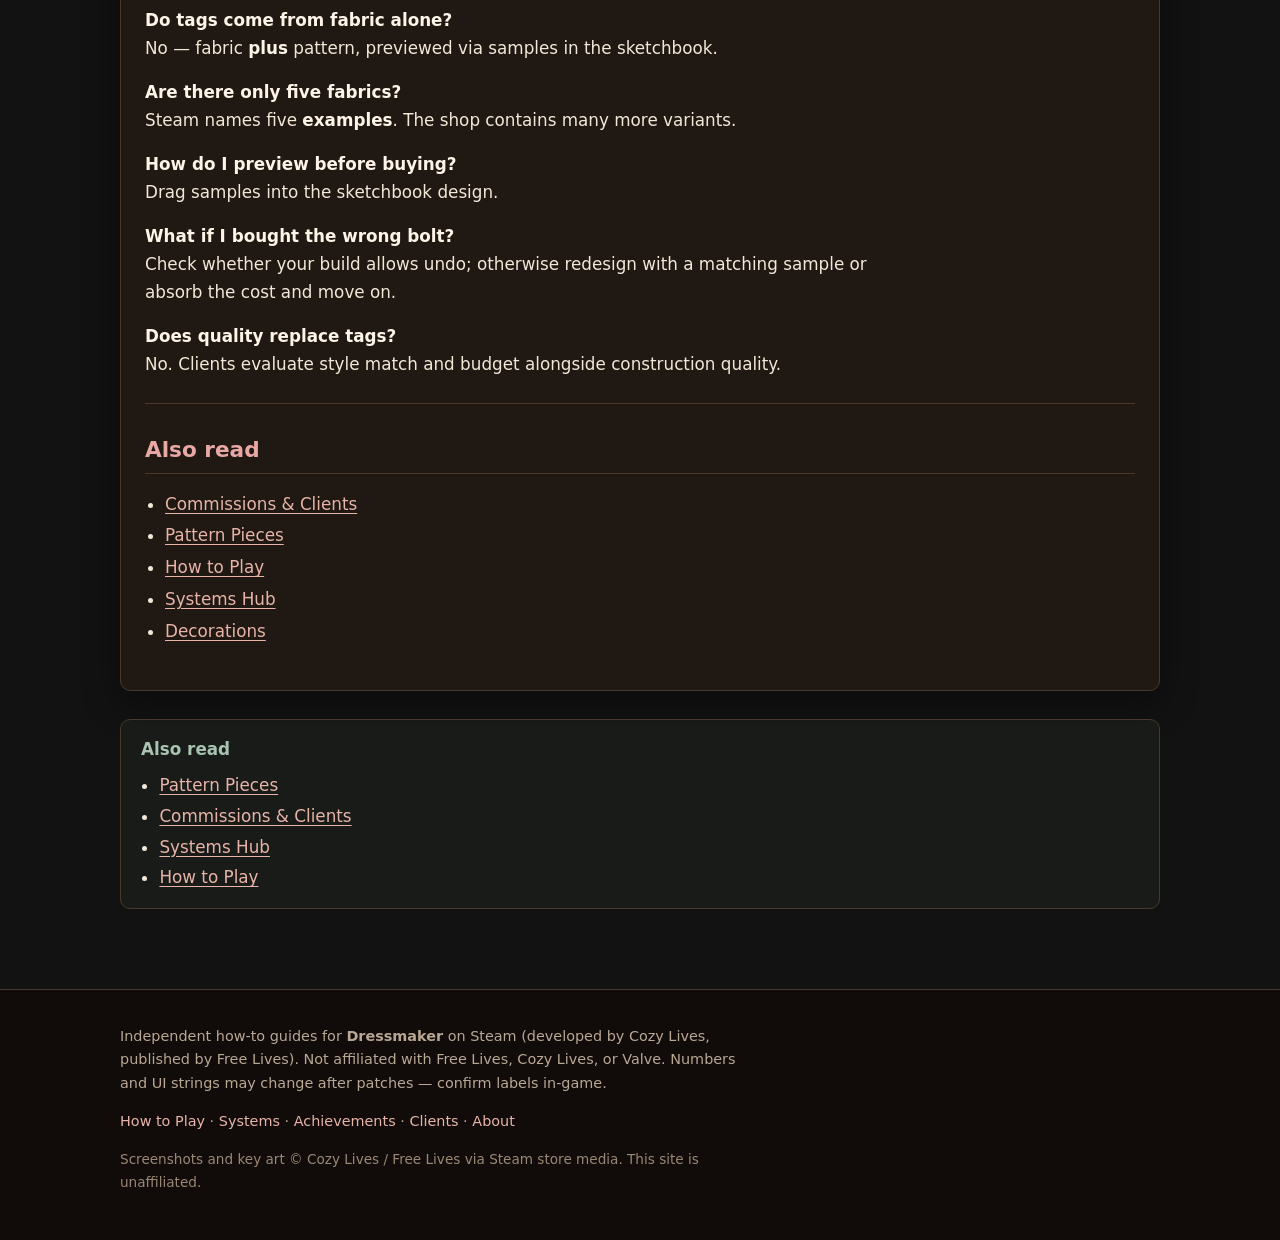
<file: dressmaker-fabrics-style-tags/index.html>
<!DOCTYPE html>

<html lang="en">
<head>
<meta charset="utf-8"/>
<meta content="width=device-width, initial-scale=1" name="viewport"/>
<title>Fabrics List &amp; Style Tags — Dressmaker Game Guide (Steam)</title>
<meta content="Dressmaker fabrics list from official Steam screenshots: silk vs cotton style tags side by side, fabric names by material, and how to sample first." name="description"/>
<link href="https://dressmakerguide.world/dressmaker-fabrics-style-tags/" rel="canonical"/>
<meta content="Fabrics List &amp; Style Tags — Dressmaker Game Guide (Steam)" property="og:title"/>
<meta content="Dressmaker fabrics list from official Steam screenshots: silk vs cotton style tags side by side, fabric names by material, and how to sample first." property="og:description"/>
<meta content="article" property="og:type"/>
<meta content="https://dressmakerguide.world/dressmaker-fabrics-style-tags/" property="og:url"/>
<meta content="summary" name="twitter:card"/>
<meta content="Fabrics List &amp; Style Tags — Dressmaker Game Guide (Steam)" name="twitter:title"/>
<meta content="Dressmaker fabrics list from official Steam screenshots: silk vs cotton style tags side by side, fabric names by material, and how to sample first." name="twitter:description"/>
<meta content="index, follow" name="robots"/>
<link rel="icon" href="/favicon.ico" sizes="any"/>
<link rel="icon" type="image/png" sizes="32x32" href="/assets/favicon-32.png"/>
<link rel="icon" type="image/png" sizes="16x16" href="/assets/favicon-16.png"/>
<link rel="apple-touch-icon" href="/apple-touch-icon.png"/>
<link href="../assets/site.css" rel="stylesheet"/>
<script type="application/ld+json">{"@context":"https://schema.org","@type":"WebPage","name":"Fabrics List & Style Tags — Dressmaker Game Guide (Steam)","description":"Dressmaker fabrics list from official Steam screenshots: silk vs cotton style tags side by side, fabric names by material, and how to sample first.","url":"https://dressmakerguide.world/dressmaker-fabrics-style-tags/","isPartOf":{"@type":"WebSite","name":"Dressmaker Guide","url":"https://dressmakerguide.world/"}}</script>
<script type="application/ld+json">{"@context":"https://schema.org","@type":"FAQPage","mainEntity":[{"@type":"Question","name":"Do tags come from fabric alone?","acceptedAnswer":{"@type":"Answer","text":"No — fabric plus pattern, previewed via samples in the sketchbook."}},{"@type":"Question","name":"Are there only five fabrics?","acceptedAnswer":{"@type":"Answer","text":"Steam names five examples. The shop contains many more variants."}},{"@type":"Question","name":"How do I preview before buying?","acceptedAnswer":{"@type":"Answer","text":"Drag samples into the sketchbook design."}},{"@type":"Question","name":"What if I bought the wrong bolt?","acceptedAnswer":{"@type":"Answer","text":"Check whether your build allows undo; otherwise redesign with a matching sample or absorb the cost and move on."}},{"@type":"Question","name":"Does quality replace tags?","acceptedAnswer":{"@type":"Answer","text":"No. Clients evaluate style match and budget alongside construction quality."}}]}</script>
  <!-- Google tag (gtag.js) -->
  <script async src="https://www.googletagmanager.com/gtag/js?id=G-6XLYS569NV"></script>
  <script>
    window.dataLayer = window.dataLayer || [];
    function gtag(){dataLayer.push(arguments);}
    gtag('js', new Date());
    gtag('config', 'G-6XLYS569NV');
  </script>
</head>
<body>
<a class="skip-link" href="#main">Skip to content</a>
<header class="site-header">
<div class="header-inner">
<a class="brand" href="/">
<img class="brand-mark" src="/assets/brand-mark.png" alt="" width="34" height="34" />
<span class="brand-name">Dressmaker Guide</span>
</a>
<input aria-hidden="true" class="nav-toggle" id="nav-toggle" type="checkbox"/>
<label aria-label="Menu" class="nav-toggle-btn" for="nav-toggle"><span></span></label>
<nav aria-label="Primary" class="primary-nav">
<a href="/dressmaker-how-to-play/">How to Play</a>
<a href="/dressmaker-systems/">Systems</a>
<a href="/dressmaker-achievements/">Achievements</a>
<a href="/dressmaker-commissions-clients/">Clients</a>
<a href="/about/">About</a>
</nav>
</div>
</header>
<main class="site-main" id="main">
<article class="guide">
<nav aria-label="Breadcrumb" class="breadcrumbs">
<a href="/">Home</a>
<span aria-hidden="true" class="bc-sep">/</span>
<span aria-current="page">Fabrics &amp; Style Tags</span>
</nav>
<h1>Dressmaker Fabrics List &amp; Style Tags</h1><div class="ad-slot ad-slot--mobile-banner" aria-label="Advertisement"><div class="ad-inner">
<script>
  atOptions = {
    'key' : '7dc2a7d8d0ec49631918a07e4b0a8697',
    'format' : 'iframe',
    'height' : 50,
    'width' : 320,
    'params' : {}
  };
</script>
<script src="https://www.highrevenueformat.com/7dc2a7d8d0ec49631918a07e4b0a8697/invoke.js"></script>
</div></div><figure class="scene-figure">
<img alt="The International Emporium fabric shop in Dressmaker showing bolts of cloth and style tags for Dusty Pink Silk" decoding="async" height="1080" loading="eager" src="/assets/media/ss-fabric-shop.jpg" width="1920"/>
<figcaption>International Emporium — each fabric carries style tags (Formal, Romantic, Cute…) that score against the brief.</figcaption>
</figure>
<p>Use this page to pick materials for <strong>Dressmaker</strong> on Steam so <strong>style tags</strong> match the client without blowing the budget. This is the <strong>game</strong> guide — not a real fabric store.</p>
<h2 id="fabrics-list">Fabrics list &amp; tag comparison</h2>
<p>Steam’s store page names five material families: cotton, linen, wool, silk and velvet. The fabric names below are the ones readable in the official Steam screenshots — a sample of the shop, not the full catalog.</p>
<table class="table-compact">
<thead>
<tr>
<th>Material</th>
<th>Fabrics seen in Steam screenshots</th>
</tr>
</thead>
<tbody>
<tr>
<td>Cotton</td>
<td>Strawberry Fields Simple Cotton</td>
</tr>
<tr>
<td>Linen</td>
<td>Cool Grey Linen</td>
</tr>
<tr>
<td>Wool</td>
<td>Not named in the screenshots — check the shop</td>
</tr>
<tr>
<td>Silk</td>
<td>Dusty Pink Silk · Barbara Pink Silk · Cool Blush Silk · Glacier Blue Silk</td>
</tr>
<tr>
<td>Velvet</td>
<td>Teal Blue Velvet</td>
</tr>
<tr>
<td>Other</td>
<td>Burlap</td>
</tr>
</tbody>
</table>
<p>Two fabric cards in those screenshots show their full style tags, which makes a useful side-by-side:</p>
<table class="table-compact">
<thead>
<tr>
<th>Style tag</th>
<th>Dusty Pink Silk</th>
<th>Strawberry Fields Simple Cotton</th>
</tr>
</thead>
<tbody>
<tr>
<td>Casual</td>
<td>—</td>
<td>50</td>
</tr>
<tr>
<td>Cool</td>
<td>100</td>
<td>50</td>
</tr>
<tr>
<td>Cute</td>
<td>100</td>
<td>50</td>
</tr>
<tr>
<td>Daywear</td>
<td>—</td>
<td>50</td>
</tr>
<tr>
<td>Elaborate</td>
<td>—</td>
<td>50</td>
</tr>
<tr>
<td>Elegant</td>
<td>100</td>
<td>—</td>
</tr>
<tr>
<td>Eveningwear</td>
<td>100</td>
<td>—</td>
</tr>
<tr>
<td>Flowers</td>
<td>—</td>
<td>100</td>
</tr>
<tr>
<td>Formal</td>
<td>100</td>
<td>—</td>
</tr>
<tr>
<td>Glamour</td>
<td>100</td>
<td>—</td>
</tr>
<tr>
<td>Patterned</td>
<td>—</td>
<td>100</td>
</tr>
<tr>
<td>Playful</td>
<td>—</td>
<td>50</td>
</tr>
<tr>
<td>Romantic</td>
<td>100</td>
<td>—</td>
</tr>
<tr>
<td>Simple</td>
<td>100</td>
<td>—</td>
</tr>
</tbody>
</table>
<p>— means the tag is not on that fabric’s card. The silk leans formal and evening (Formal, Elegant, Glamour, Romantic and Eveningwear at 100); the floral cotton leans everyday and busy prints (Flowers and Patterned at 100; Casual, Daywear and Playful at 50). Both carry Cool and Cute. Final tags come from fabric <strong>plus</strong> pattern, so sample in the sketchbook before you buy.</p>
<hr/>
<h2>TL;DR — Design first, sample, then buy</h2>
<ol>
<li>Build the silhouette in the <strong>sketchbook</strong>.</li>
<li>Browse the shop, but <strong>drag fabric samples into the sketchbook</strong> before purchasing.</li>
<li>Tags appear from <strong>fabric + pattern together</strong> (dev-described workflow).</li>
<li>Compare tags to the commission brief.</li>
<li>Buy only what clears tags <strong>and</strong> leaves room for trim/mistakes.</li>
</ol>
<hr/><div class="ad-slot ad-slot--native" aria-label="Advertisement"><div class="ad-inner">
<script async="async" data-cfasync="false" src="https://pl31557993.profitableratecpmnetwork.com/eead7edb0b6cac25b1589072ec5f826d/invoke.js"></script>
<div id="container-eead7edb0b6cac25b1589072ec5f826d"></div>
</div></div>
<h2>Disambiguation</h2>
<table>
<thead>
<tr>
<th>Query risk</th>
<th>Our framing</th>
</tr>
</thead>
<tbody>
<tr>
<td>“Dressmaker fabrics”</td>
<td>Always: <strong>Dressmaker game</strong> / Steam / Free Lives</td>
</tr>
<tr>
<td>Real cotton/silk shopping</td>
<td>Out of scope</td>
</tr>
</tbody>
</table><div class="ad-slot ad-slot--mpu" aria-label="Advertisement"><div class="ad-inner">
<script>
  atOptions = {
    'key' : 'eb35e300da79fde0daa15b8e6d901dbc',
    'format' : 'iframe',
    'height' : 250,
    'width' : 300,
    'params' : {}
  };
</script>
<script src="https://www.highrevenueformat.com/eb35e300da79fde0daa15b8e6d901dbc/invoke.js"></script>
</div></div>
<hr/>
<h2>Materials named on Steam (examples)</h2>
<p>The official Steam page names a wide range including:</p>
<table>
<thead>
<tr>
<th>Named example</th>
<th>How to use this row</th>
</tr>
</thead>
<tbody>
<tr>
<td>Cotton</td>
<td>Example material family — check in-game card</td>
</tr>
<tr>
<td>Linen</td>
<td>Example — not a full catalog</td>
</tr>
<tr>
<td>Wool</td>
<td>Example</td>
</tr>
<tr>
<td>Silk</td>
<td>Example</td>
</tr>
<tr>
<td>Velvet</td>
<td>Example</td>
</tr>
</tbody>
</table>
<p>The full game’s shop is much larger than five bolts. Prefer reading the <strong>in-game shop card</strong> (type, tags, length, price) over any static list. Exact catalog size claims → against official announcements before publishing a number.</p>
<hr/>
<h2>How style tags work</h2>
<p>Developer guidance (itch/devlog era, concept still cited by guides): tags show in the sketchbook when you combine <strong>dress pattern choices</strong> with <strong>fabric samples</strong>. Fabric alone is not enough.</p>
<table>
<thead>
<tr>
<th>Step</th>
<th>Action</th>
</tr>
</thead>
<tbody>
<tr>
<td>1</td>
<td>Choose neckline/bodice/sleeves/skirt (pattern choices)</td>
</tr>
<tr>
<td>2</td>
<td>Drag candidate fabric samples into the sketchbook</td>
</tr>
<tr>
<td>3</td>
<td>Read resulting tags / bars</td>
</tr>
<tr>
<td>4</td>
<td>Adjust pattern or fabric until commission targets clear</td>
</tr>
<tr>
<td>5</td>
<td>Purchase</td>
</tr>
</tbody>
</table>
<hr/>
<h2>Shop card reading checklist</h2>
<table>
<thead>
<tr>
<th>Field</th>
<th>Why it matters</th>
</tr>
</thead>
<tbody>
<tr>
<td>Material type</td>
<td>Base family</td>
</tr>
<tr>
<td>Color / pattern name</td>
<td>Visual + possible tag influence</td>
</tr>
<tr>
<td>Tag scores / preview</td>
<td>Client match</td>
</tr>
<tr>
<td>Length / meters offered</td>
<td>Enough for all pieces?</td>
</tr>
<tr>
<td>Price</td>
<td>Budget headroom for trim</td>
</tr>
</tbody>
</table>
<hr/>
<h2>Budget workflow</h2>
<table>
<thead>
<tr>
<th>Do</th>
<th>Don’t</th>
</tr>
</thead>
<tbody>
<tr>
<td>Design → sample → buy</td>
<td>Buy → hope tags work</td>
</tr>
<tr>
<td>Keep a reserve for trim/accessories</td>
<td>Spend 100% of budget on face fabric</td>
</tr>
<tr>
<td>Mix fabrics across panels deliberately</td>
<td>Assume one bolt must do everything</td>
</tr>
<tr>
<td>Re-check tags after pattern tweaks</td>
<td>Forget tags change when silhouette changes</td>
</tr>
</tbody>
</table>
<hr/>
<h2>When tags match but the client still fails</h2>
<table>
<thead>
<tr>
<th>Extra check</th>
<th>Guide</th>
</tr>
</thead>
<tbody>
<tr>
<td>Grain / sewing quality</td>
<td><a href="/dressmaker-grain-line-cutting/">Grain</a> · <a href="/dressmaker-sewing-quality/">Sewing</a></td>
</tr>
<tr>
<td>Over budget</td>
<td><a href="/dressmaker-commissions-clients/">Commissions</a></td>
</tr>
<tr>
<td>Incomplete decorations expected by brief</td>
<td><a href="/dressmaker-decorations-applique/">Decorations</a></td>
</tr>
</tbody>
</table>
<hr/>
<h2>FAQ</h2>
<p><strong>Do tags come from fabric alone?</strong><br/>
No — fabric <strong>plus</strong> pattern, previewed via samples in the sketchbook.</p>
<p><strong>Are there only five fabrics?</strong><br/>
Steam names five <strong>examples</strong>. The shop contains many more variants.</p>
<p><strong>How do I preview before buying?</strong><br/>
Drag samples into the sketchbook design.</p>
<p><strong>What if I bought the wrong bolt?</strong><br/>
Check whether your build allows undo; otherwise redesign with a matching sample or absorb the cost and move on.</p>
<p><strong>Does quality replace tags?</strong><br/>
No. Clients evaluate style match and budget alongside construction quality.</p>
<hr/>
<h2>Also read</h2>
<ul>
<li><a href="/dressmaker-commissions-clients/">Commissions &amp; Clients</a></li>
<li><a href="/dressmaker-pattern-pieces/">Pattern Pieces</a></li>
<li><a href="/dressmaker-how-to-play/">How to Play</a></li>
<li><a href="/dressmaker-systems/">Systems Hub</a></li>
<li><a href="/dressmaker-decorations-applique/">Decorations</a></li>
</ul>
</article>
<aside aria-label="Also read" class="related">
<h2 class="related-title">Also read</h2>
<ul>
<li><a href="/dressmaker-pattern-pieces/">Pattern Pieces</a></li>
<li><a href="/dressmaker-commissions-clients/">Commissions &amp; Clients</a></li>
<li><a href="/dressmaker-systems/">Systems Hub</a></li>
<li><a href="/dressmaker-how-to-play/">How to Play</a></li>
</ul>
</aside>
</main>
<footer class="site-footer">
<div class="footer-inner">
<p class="footer-disclaimer">
        Independent how-to guides for <strong>Dressmaker</strong> on Steam
        (developed by Cozy Lives, published by Free Lives).
        Not affiliated with Free Lives, Cozy Lives, or Valve.
        Numbers and UI strings may change after patches — confirm labels in-game.
      </p>
<p class="footer-links">
<a href="/dressmaker-how-to-play/">How to Play</a> ·
        <a href="/dressmaker-systems/">Systems</a> ·
        <a href="/dressmaker-achievements/">Achievements</a> ·
        <a href="/dressmaker-commissions-clients/">Clients</a> ·
        <a href="/about/">About</a>
</p>
<p class="footer-media">Screenshots and key art © Cozy Lives / Free Lives via Steam store media. This site is unaffiliated.</p>
</div>
</footer>
</body>
</html>
</file>
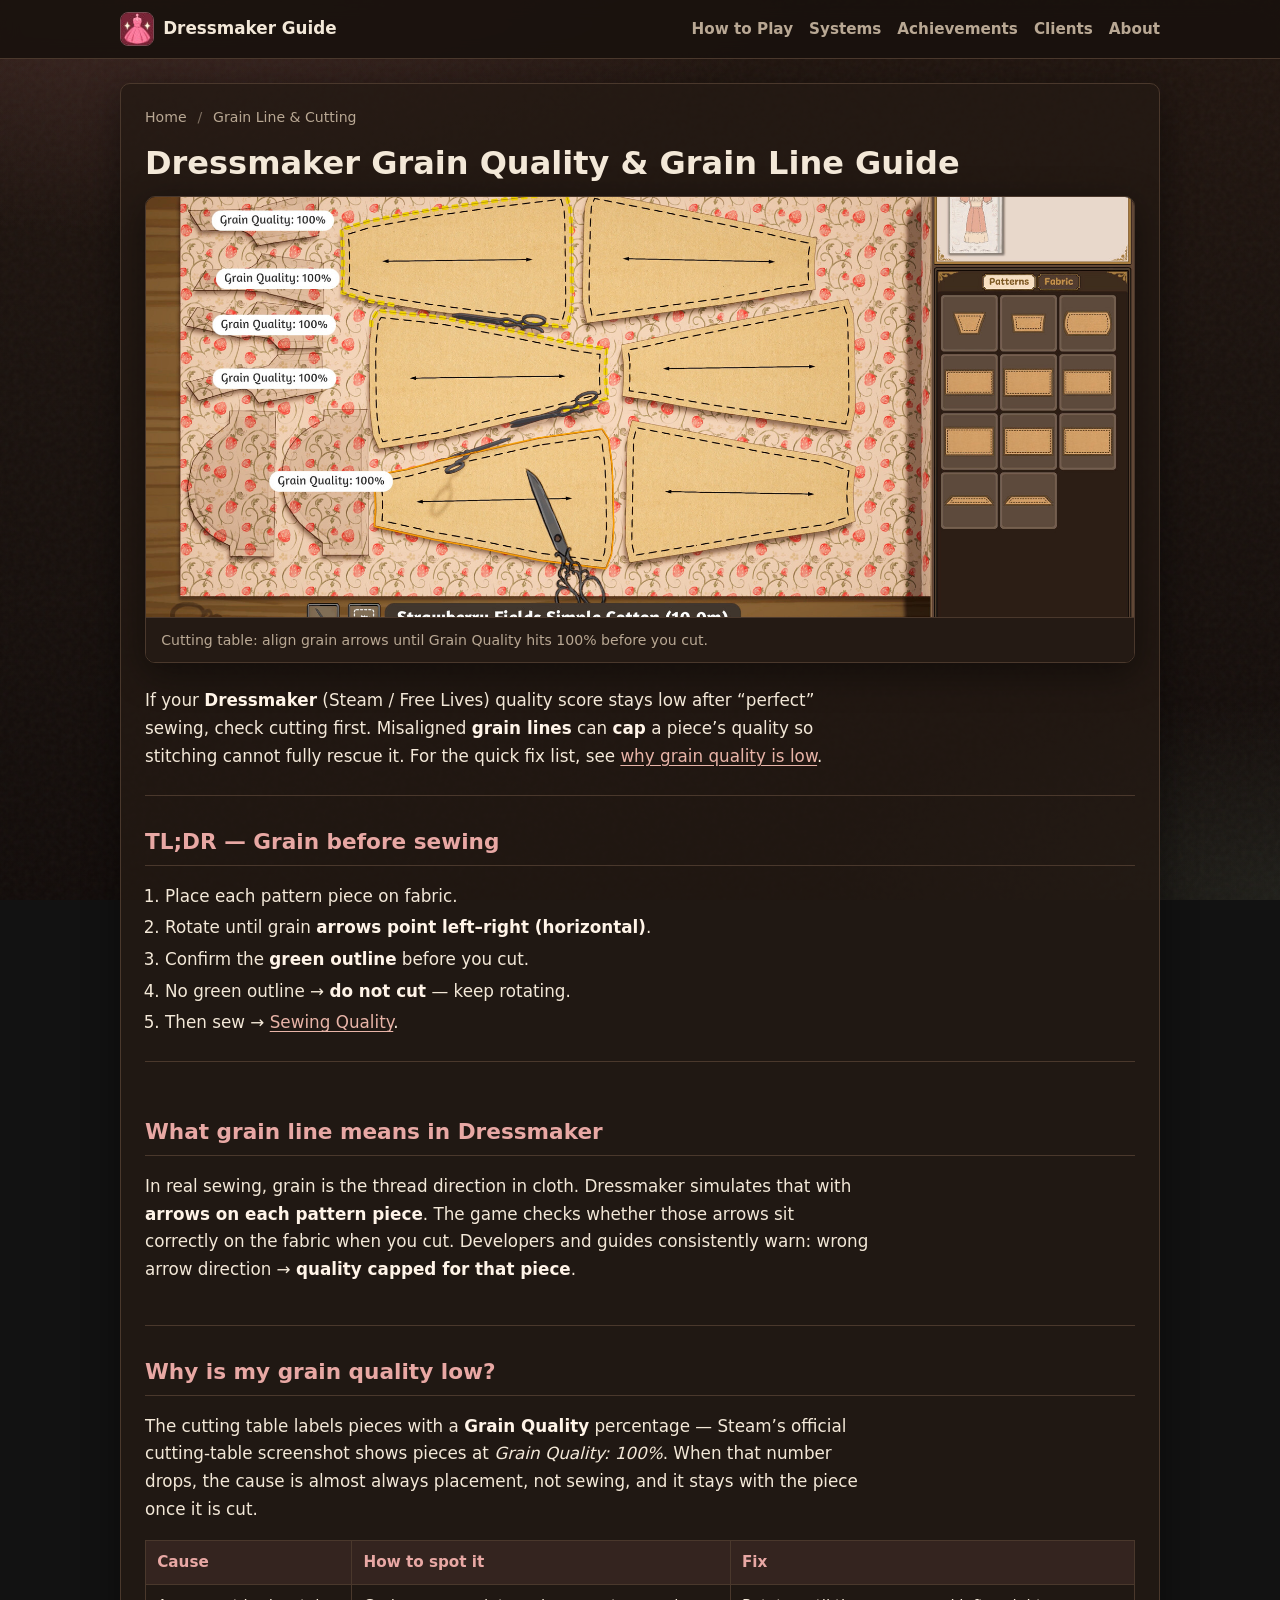
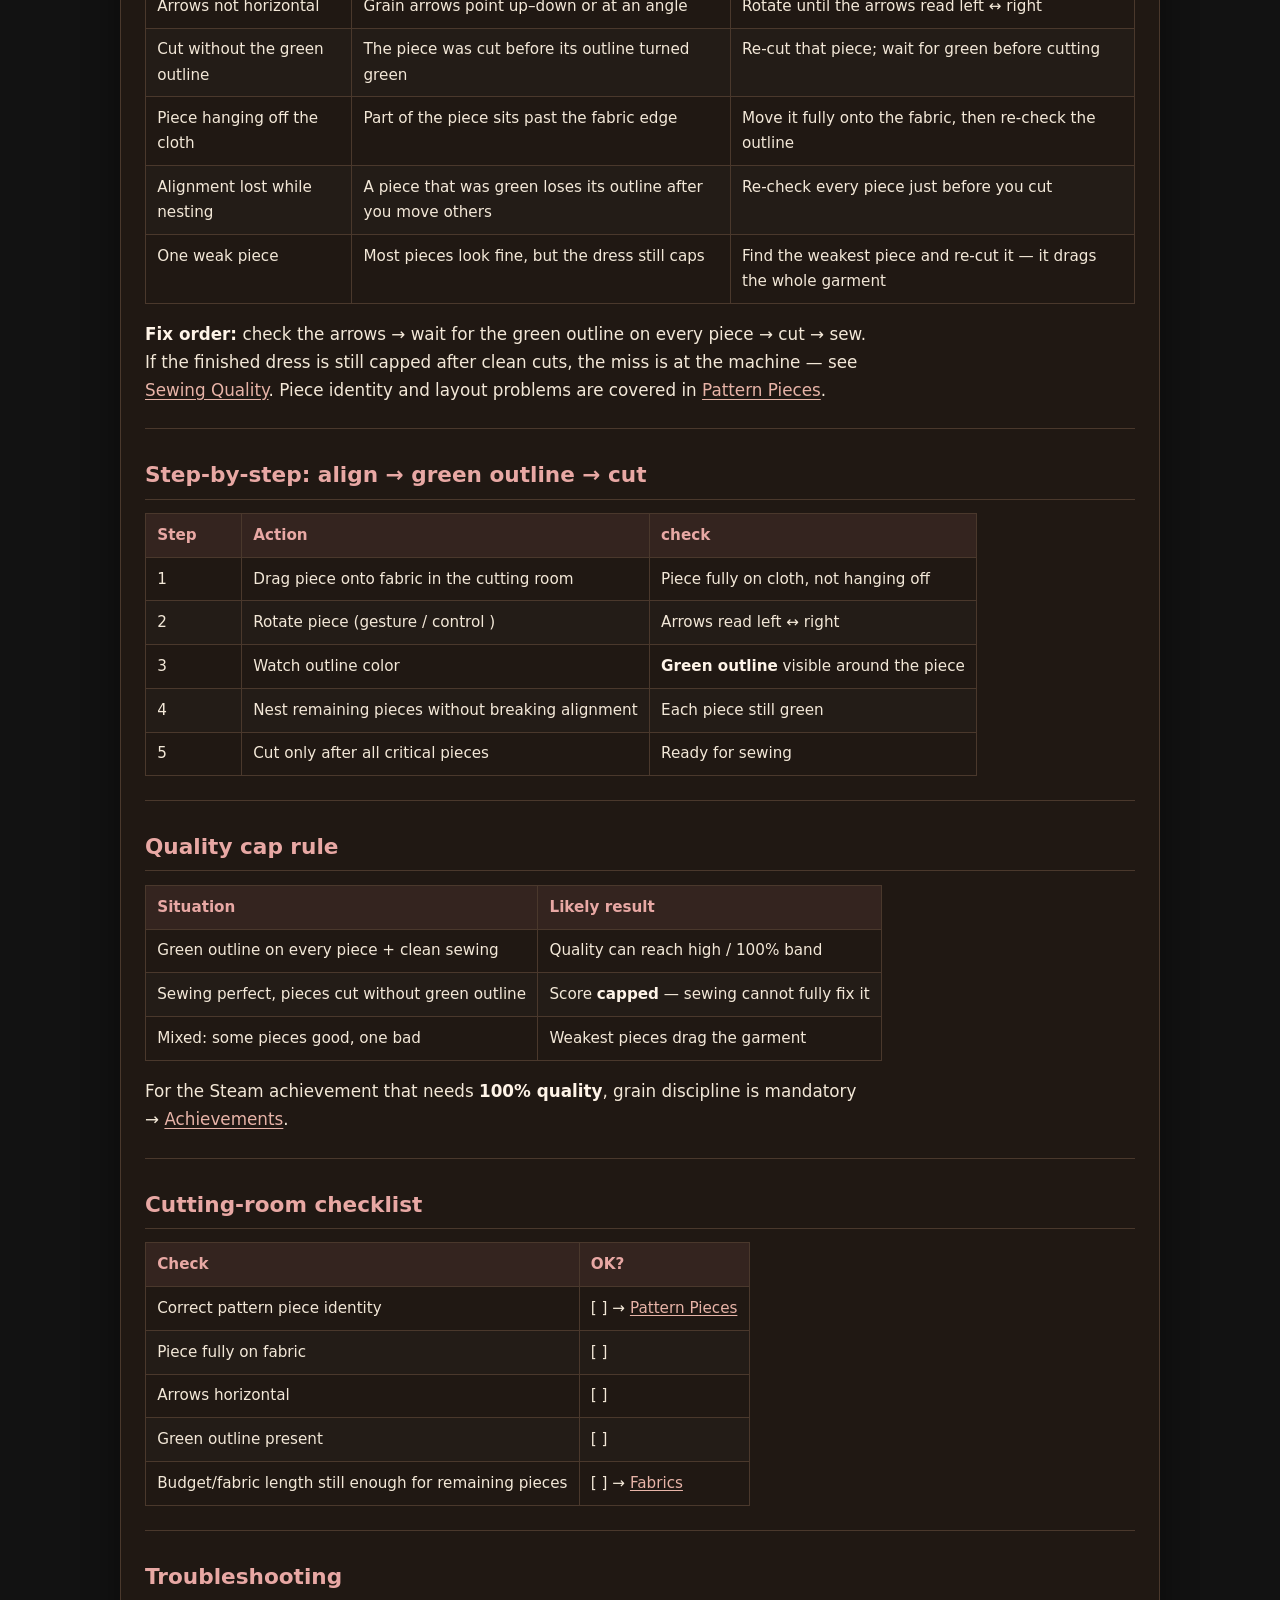
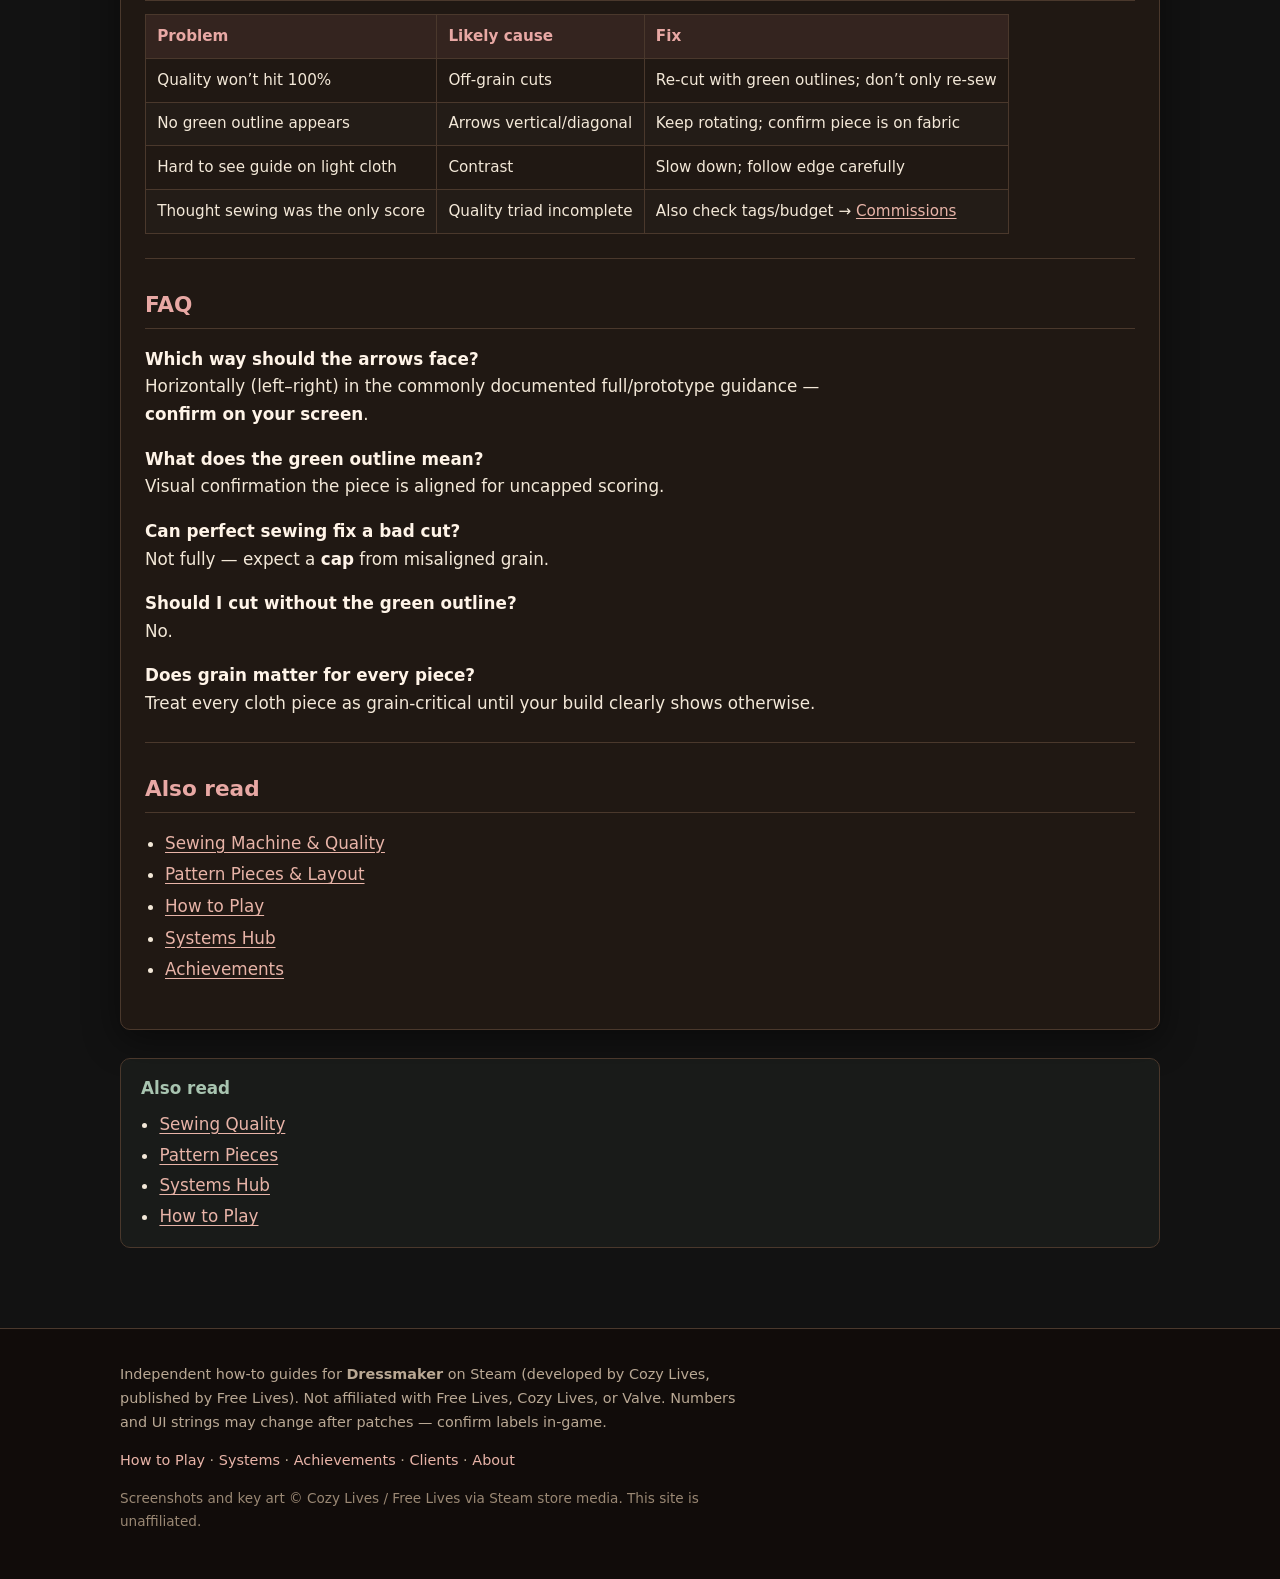
<file: dressmaker-grain-line-cutting/index.html>
<!DOCTYPE html>

<html lang="en">
<head>
<meta charset="utf-8"/>
<meta content="width=device-width, initial-scale=1" name="viewport"/>
<title>Dressmaker Grain Quality &amp; Grain Line: Why Your Score Caps (Fix)</title>
<meta content="Dressmaker grain quality low? Turn arrows left–right, wait for the green outline before you cut, and re-cut capped pieces. Sewing can’t fully fix it." name="description"/>
<link href="https://dressmakerguide.world/dressmaker-grain-line-cutting/" rel="canonical"/>
<meta content="Dressmaker Grain Quality &amp; Grain Line: Why Your Score Caps (Fix)" property="og:title"/>
<meta content="Dressmaker grain quality low? Turn arrows left–right, wait for the green outline before you cut, and re-cut capped pieces. Sewing can’t fully fix it." property="og:description"/>
<meta content="article" property="og:type"/>
<meta content="https://dressmakerguide.world/dressmaker-grain-line-cutting/" property="og:url"/>
<meta content="summary" name="twitter:card"/>
<meta content="Dressmaker Grain Quality &amp; Grain Line: Why Your Score Caps (Fix)" name="twitter:title"/>
<meta content="Dressmaker grain quality low? Turn arrows left–right, wait for the green outline before you cut, and re-cut capped pieces. Sewing can’t fully fix it." name="twitter:description"/>
<meta content="index, follow" name="robots"/>
<link rel="icon" href="/favicon.ico" sizes="any"/>
<link rel="icon" type="image/png" sizes="32x32" href="/assets/favicon-32.png"/>
<link rel="icon" type="image/png" sizes="16x16" href="/assets/favicon-16.png"/>
<link rel="apple-touch-icon" href="/apple-touch-icon.png"/>
<link href="../assets/site.css" rel="stylesheet"/>
<script type="application/ld+json">{"@context":"https://schema.org","@type":"WebPage","name":"Dressmaker Grain Quality & Grain Line: Why Your Score Caps (Fix)","description":"Dressmaker grain quality low? Turn arrows left–right, wait for the green outline before you cut, and re-cut capped pieces. Sewing can’t fully fix it.","url":"https://dressmakerguide.world/dressmaker-grain-line-cutting/","isPartOf":{"@type":"WebSite","name":"Dressmaker Guide","url":"https://dressmakerguide.world/"}}</script>
<script type="application/ld+json">{"@context":"https://schema.org","@type":"FAQPage","mainEntity":[{"@type":"Question","name":"Which way should the arrows face?","acceptedAnswer":{"@type":"Answer","text":"Horizontally (left–right) in the commonly documented full/prototype guidance — confirm on your screen."}},{"@type":"Question","name":"What does the green outline mean?","acceptedAnswer":{"@type":"Answer","text":"Visual confirmation the piece is aligned for uncapped scoring."}},{"@type":"Question","name":"Can perfect sewing fix a bad cut?","acceptedAnswer":{"@type":"Answer","text":"Not fully — expect a cap from misaligned grain."}},{"@type":"Question","name":"Should I cut without the green outline?","acceptedAnswer":{"@type":"Answer","text":"No."}},{"@type":"Question","name":"Does grain matter for every piece?","acceptedAnswer":{"@type":"Answer","text":"Treat every cloth piece as grain-critical until your build clearly shows otherwise."}}]}</script>
  <!-- Google tag (gtag.js) -->
  <script async src="https://www.googletagmanager.com/gtag/js?id=G-6XLYS569NV"></script>
  <script>
    window.dataLayer = window.dataLayer || [];
    function gtag(){dataLayer.push(arguments);}
    gtag('js', new Date());
    gtag('config', 'G-6XLYS569NV');
  </script>
</head>
<body>
<a class="skip-link" href="#main">Skip to content</a>
<header class="site-header">
<div class="header-inner">
<a class="brand" href="/">
<img class="brand-mark" src="/assets/brand-mark.png" alt="" width="34" height="34" />
<span class="brand-name">Dressmaker Guide</span>
</a>
<input aria-hidden="true" class="nav-toggle" id="nav-toggle" type="checkbox"/>
<label aria-label="Menu" class="nav-toggle-btn" for="nav-toggle"><span></span></label>
<nav aria-label="Primary" class="primary-nav">
<a href="/dressmaker-how-to-play/">How to Play</a>
<a href="/dressmaker-systems/">Systems</a>
<a href="/dressmaker-achievements/">Achievements</a>
<a href="/dressmaker-commissions-clients/">Clients</a>
<a href="/about/">About</a>
</nav>
</div>
</header>
<main class="site-main" id="main">
<article class="guide">
<nav aria-label="Breadcrumb" class="breadcrumbs">
<a href="/">Home</a>
<span aria-hidden="true" class="bc-sep">/</span>
<span aria-current="page">Grain Line &amp; Cutting</span>
</nav>
<h1>Dressmaker Grain Quality &amp; Grain Line Guide</h1><div class="ad-slot ad-slot--mobile-banner" aria-label="Advertisement"><div class="ad-inner">
<script>
  atOptions = {
    'key' : '7dc2a7d8d0ec49631918a07e4b0a8697',
    'format' : 'iframe',
    'height' : 50,
    'width' : 320,
    'params' : {}
  };
</script>
<script src="https://www.highrevenueformat.com/7dc2a7d8d0ec49631918a07e4b0a8697/invoke.js"></script>
</div></div><figure class="scene-figure">
<img alt="Dressmaker cutting table with pattern pieces, grain-line arrows, scissors, and Grain Quality 100% tags on strawberry fabric" decoding="async" height="1080" loading="eager" src="/assets/media/ss-cutting-table.jpg" width="1920"/>
<figcaption>Cutting table: align grain arrows until Grain Quality hits 100% before you cut.</figcaption>
</figure>
<p>If your <strong>Dressmaker</strong> (Steam / Free Lives) quality score stays low after “perfect” sewing, check cutting first. Misaligned <strong>grain lines</strong> can <strong>cap</strong> a piece’s quality so stitching cannot fully rescue it. For the quick fix list, see <a href="#why-grain-quality-low">why grain quality is low</a>.</p>
<hr/>
<h2>TL;DR — Grain before sewing</h2>
<ol>
<li>Place each pattern piece on fabric.</li>
<li>Rotate until grain <strong>arrows point left–right (horizontal)</strong>.</li>
<li>Confirm the <strong>green outline</strong> before you cut.</li>
<li>No green outline → <strong>do not cut</strong> — keep rotating.</li>
<li>Then sew → <a href="/dressmaker-sewing-quality/">Sewing Quality</a>.</li>
</ol>
<hr/><div class="ad-slot ad-slot--native" aria-label="Advertisement"><div class="ad-inner">
<script async="async" data-cfasync="false" src="https://pl31557993.profitableratecpmnetwork.com/eead7edb0b6cac25b1589072ec5f826d/invoke.js"></script>
<div id="container-eead7edb0b6cac25b1589072ec5f826d"></div>
</div></div>
<h2>What grain line means in Dressmaker</h2>
<p>In real sewing, grain is the thread direction in cloth. Dressmaker simulates that with <strong>arrows on each pattern piece</strong>. The game checks whether those arrows sit correctly on the fabric when you cut. Developers and guides consistently warn: wrong arrow direction → <strong>quality capped for that piece</strong>.</p><div class="ad-slot ad-slot--mpu" aria-label="Advertisement"><div class="ad-inner">
<script>
  atOptions = {
    'key' : 'eb35e300da79fde0daa15b8e6d901dbc',
    'format' : 'iframe',
    'height' : 250,
    'width' : 300,
    'params' : {}
  };
</script>
<script src="https://www.highrevenueformat.com/eb35e300da79fde0daa15b8e6d901dbc/invoke.js"></script>
</div></div>
<hr/>
<h2 id="why-grain-quality-low">Why is my grain quality low?</h2>
<p>The cutting table labels pieces with a <strong>Grain Quality</strong> percentage — Steam’s official cutting-table screenshot shows pieces at <em>Grain Quality: 100%</em>. When that number drops, the cause is almost always placement, not sewing, and it stays with the piece once it is cut.</p>
<table class="table-compact">
<thead>
<tr>
<th>Cause</th>
<th>How to spot it</th>
<th>Fix</th>
</tr>
</thead>
<tbody>
<tr>
<td>Arrows not horizontal</td>
<td>Grain arrows point up–down or at an angle</td>
<td>Rotate until the arrows read left ↔ right</td>
</tr>
<tr>
<td>Cut without the green outline</td>
<td>The piece was cut before its outline turned green</td>
<td>Re-cut that piece; wait for green before cutting</td>
</tr>
<tr>
<td>Piece hanging off the cloth</td>
<td>Part of the piece sits past the fabric edge</td>
<td>Move it fully onto the fabric, then re-check the outline</td>
</tr>
<tr>
<td>Alignment lost while nesting</td>
<td>A piece that was green loses its outline after you move others</td>
<td>Re-check every piece just before you cut</td>
</tr>
<tr>
<td>One weak piece</td>
<td>Most pieces look fine, but the dress still caps</td>
<td>Find the weakest piece and re-cut it — it drags the whole garment</td>
</tr>
</tbody>
</table>
<p><strong>Fix order:</strong> check the arrows → wait for the green outline on every piece → cut → sew. If the finished dress is still capped after clean cuts, the miss is at the machine — see <a href="/dressmaker-sewing-quality/">Sewing Quality</a>. Piece identity and layout problems are covered in <a href="/dressmaker-pattern-pieces/">Pattern Pieces</a>.</p>
<hr/>
<h2>Step-by-step: align → green outline → cut</h2>
<table>
<thead>
<tr>
<th>Step</th>
<th>Action</th>
<th>check</th>
</tr>
</thead>
<tbody>
<tr>
<td>1</td>
<td>Drag piece onto fabric in the cutting room</td>
<td>Piece fully on cloth, not hanging off</td>
</tr>
<tr>
<td>2</td>
<td>Rotate piece (gesture / control )</td>
<td>Arrows read left ↔ right</td>
</tr>
<tr>
<td>3</td>
<td>Watch outline color</td>
<td><strong>Green outline</strong> visible around the piece</td>
</tr>
<tr>
<td>4</td>
<td>Nest remaining pieces without breaking alignment</td>
<td>Each piece still green</td>
</tr>
<tr>
<td>5</td>
<td>Cut only after all critical pieces</td>
<td>Ready for sewing</td>
</tr>
</tbody>
</table>
<hr/>
<h2>Quality cap rule</h2>
<table>
<thead>
<tr>
<th>Situation</th>
<th>Likely result</th>
</tr>
</thead>
<tbody>
<tr>
<td>Green outline on every piece + clean sewing</td>
<td>Quality can reach high / 100% band</td>
</tr>
<tr>
<td>Sewing perfect, pieces cut without green outline</td>
<td>Score <strong>capped</strong> — sewing cannot fully fix it</td>
</tr>
<tr>
<td>Mixed: some pieces good, one bad</td>
<td>Weakest pieces drag the garment</td>
</tr>
</tbody>
</table>
<p>For the Steam achievement that needs <strong>100% quality</strong>, grain discipline is mandatory → <a href="/dressmaker-achievements/">Achievements</a>.</p>
<hr/>
<h2>Cutting-room checklist</h2>
<table>
<thead>
<tr>
<th>Check</th>
<th>OK?</th>
</tr>
</thead>
<tbody>
<tr>
<td>Correct pattern piece identity</td>
<td>[ ] → <a href="/dressmaker-pattern-pieces/">Pattern Pieces</a></td>
</tr>
<tr>
<td>Piece fully on fabric</td>
<td>[ ]</td>
</tr>
<tr>
<td>Arrows horizontal</td>
<td>[ ]</td>
</tr>
<tr>
<td>Green outline present</td>
<td>[ ]</td>
</tr>
<tr>
<td>Budget/fabric length still enough for remaining pieces</td>
<td>[ ] → <a href="/dressmaker-fabrics-style-tags/">Fabrics</a></td>
</tr>
</tbody>
</table>
<hr/>
<h2>Troubleshooting</h2>
<table>
<thead>
<tr>
<th>Problem</th>
<th>Likely cause</th>
<th>Fix</th>
</tr>
</thead>
<tbody>
<tr>
<td>Quality won’t hit 100%</td>
<td>Off-grain cuts</td>
<td>Re-cut with green outlines; don’t only re-sew</td>
</tr>
<tr>
<td>No green outline appears</td>
<td>Arrows vertical/diagonal</td>
<td>Keep rotating; confirm piece is on fabric</td>
</tr>
<tr>
<td>Hard to see guide on light cloth</td>
<td>Contrast</td>
<td>Slow down; follow edge carefully</td>
</tr>
<tr>
<td>Thought sewing was the only score</td>
<td>Quality triad incomplete</td>
<td>Also check tags/budget → <a href="/dressmaker-commissions-clients/">Commissions</a></td>
</tr>
</tbody>
</table>
<hr/>
<h2>FAQ</h2>
<p><strong>Which way should the arrows face?</strong><br/>
Horizontally (left–right) in the commonly documented full/prototype guidance — <strong>confirm on your screen</strong>.</p>
<p><strong>What does the green outline mean?</strong><br/>
Visual confirmation the piece is aligned for uncapped scoring.</p>
<p><strong>Can perfect sewing fix a bad cut?</strong><br/>
Not fully — expect a <strong>cap</strong> from misaligned grain.</p>
<p><strong>Should I cut without the green outline?</strong><br/>
No.</p>
<p><strong>Does grain matter for every piece?</strong><br/>Treat every cloth piece as grain-critical until your build clearly shows otherwise.</p>
<hr/>
<h2>Also read</h2>
<ul>
<li><a href="/dressmaker-sewing-quality/">Sewing Machine &amp; Quality</a></li>
<li><a href="/dressmaker-pattern-pieces/">Pattern Pieces &amp; Layout</a></li>
<li><a href="/dressmaker-how-to-play/">How to Play</a></li>
<li><a href="/dressmaker-systems/">Systems Hub</a></li>
<li><a href="/dressmaker-achievements/">Achievements</a></li>
</ul>
</article>
<aside aria-label="Also read" class="related">
<h2 class="related-title">Also read</h2>
<ul>
<li><a href="/dressmaker-sewing-quality/">Sewing Quality</a></li>
<li><a href="/dressmaker-pattern-pieces/">Pattern Pieces</a></li>
<li><a href="/dressmaker-systems/">Systems Hub</a></li>
<li><a href="/dressmaker-how-to-play/">How to Play</a></li>
</ul>
</aside>
</main>
<footer class="site-footer">
<div class="footer-inner">
<p class="footer-disclaimer">
        Independent how-to guides for <strong>Dressmaker</strong> on Steam
        (developed by Cozy Lives, published by Free Lives).
        Not affiliated with Free Lives, Cozy Lives, or Valve.
        Numbers and UI strings may change after patches — confirm labels in-game.
      </p>
<p class="footer-links">
<a href="/dressmaker-how-to-play/">How to Play</a> ·
        <a href="/dressmaker-systems/">Systems</a> ·
        <a href="/dressmaker-achievements/">Achievements</a> ·
        <a href="/dressmaker-commissions-clients/">Clients</a> ·
        <a href="/about/">About</a>
</p>
<p class="footer-media">Screenshots and key art © Cozy Lives / Free Lives via Steam store media. This site is unaffiliated.</p>
</div>
</footer>
</body>
</html>
</file>
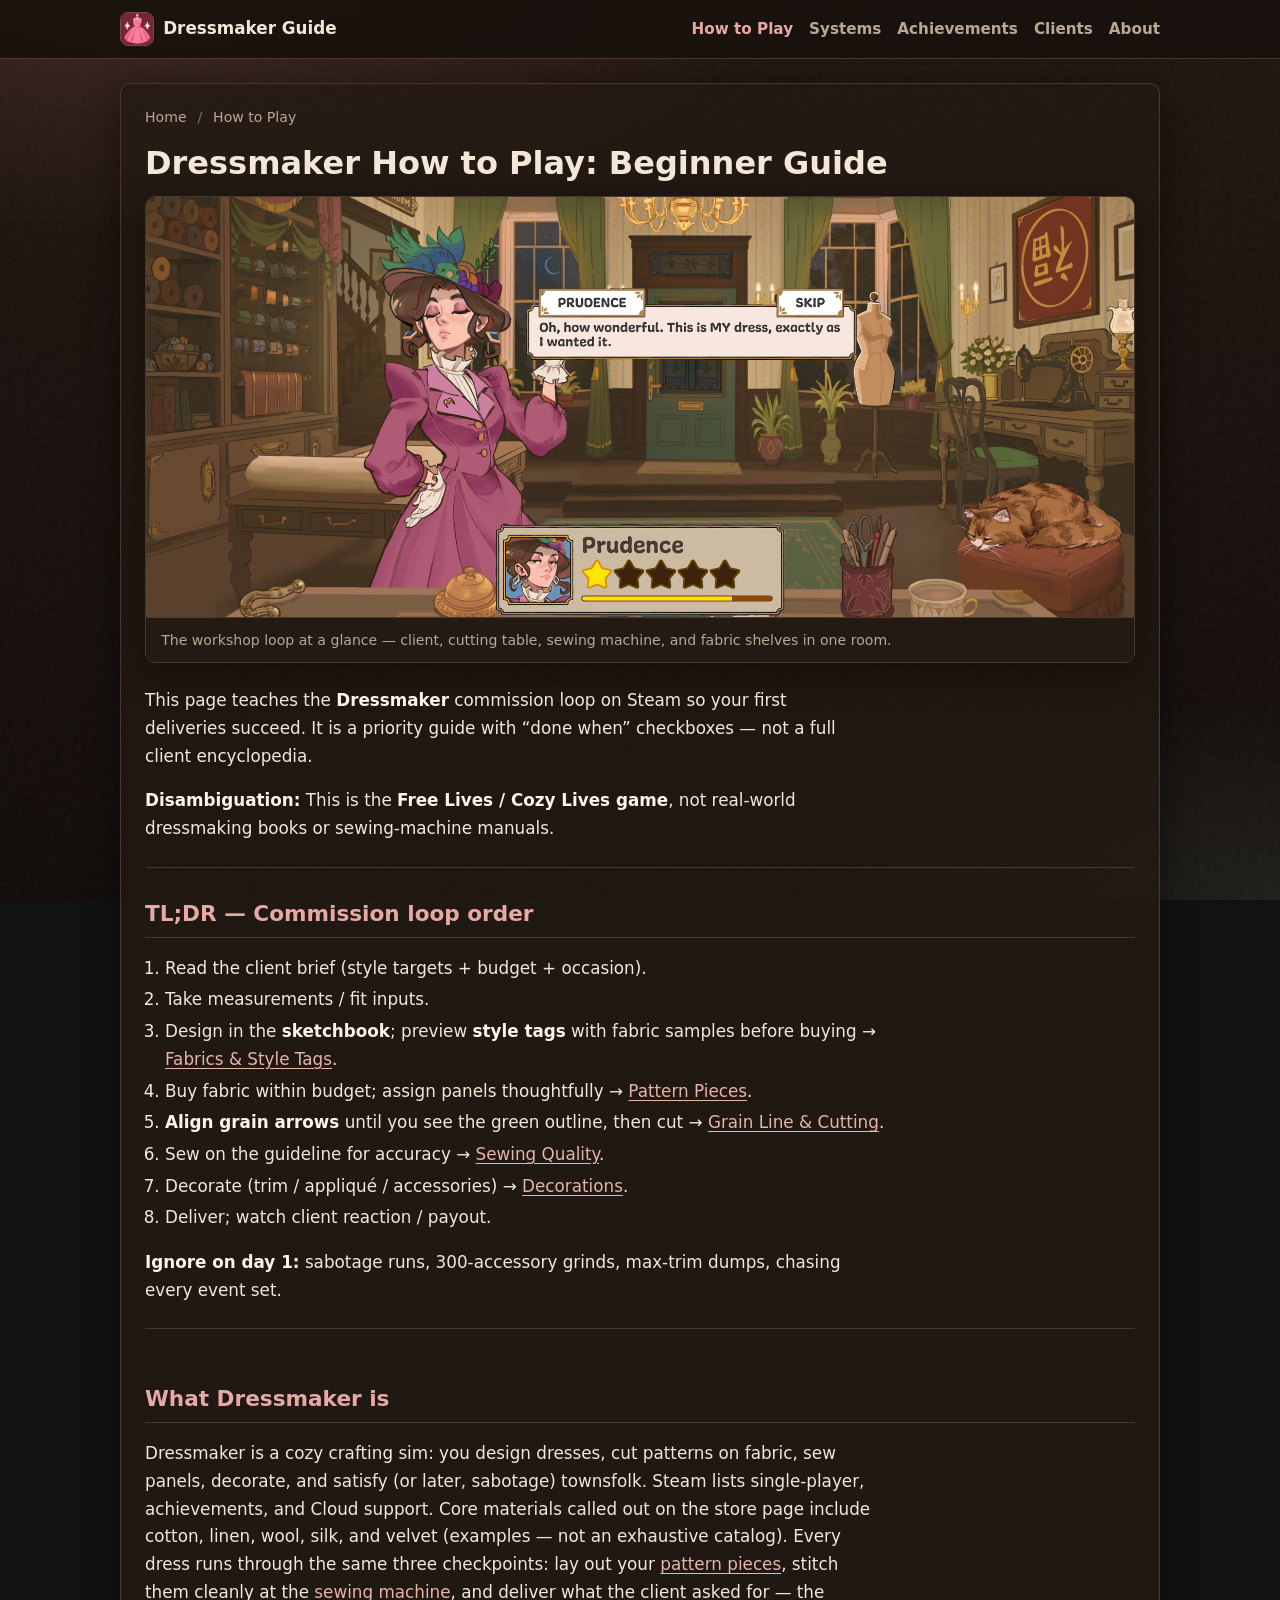
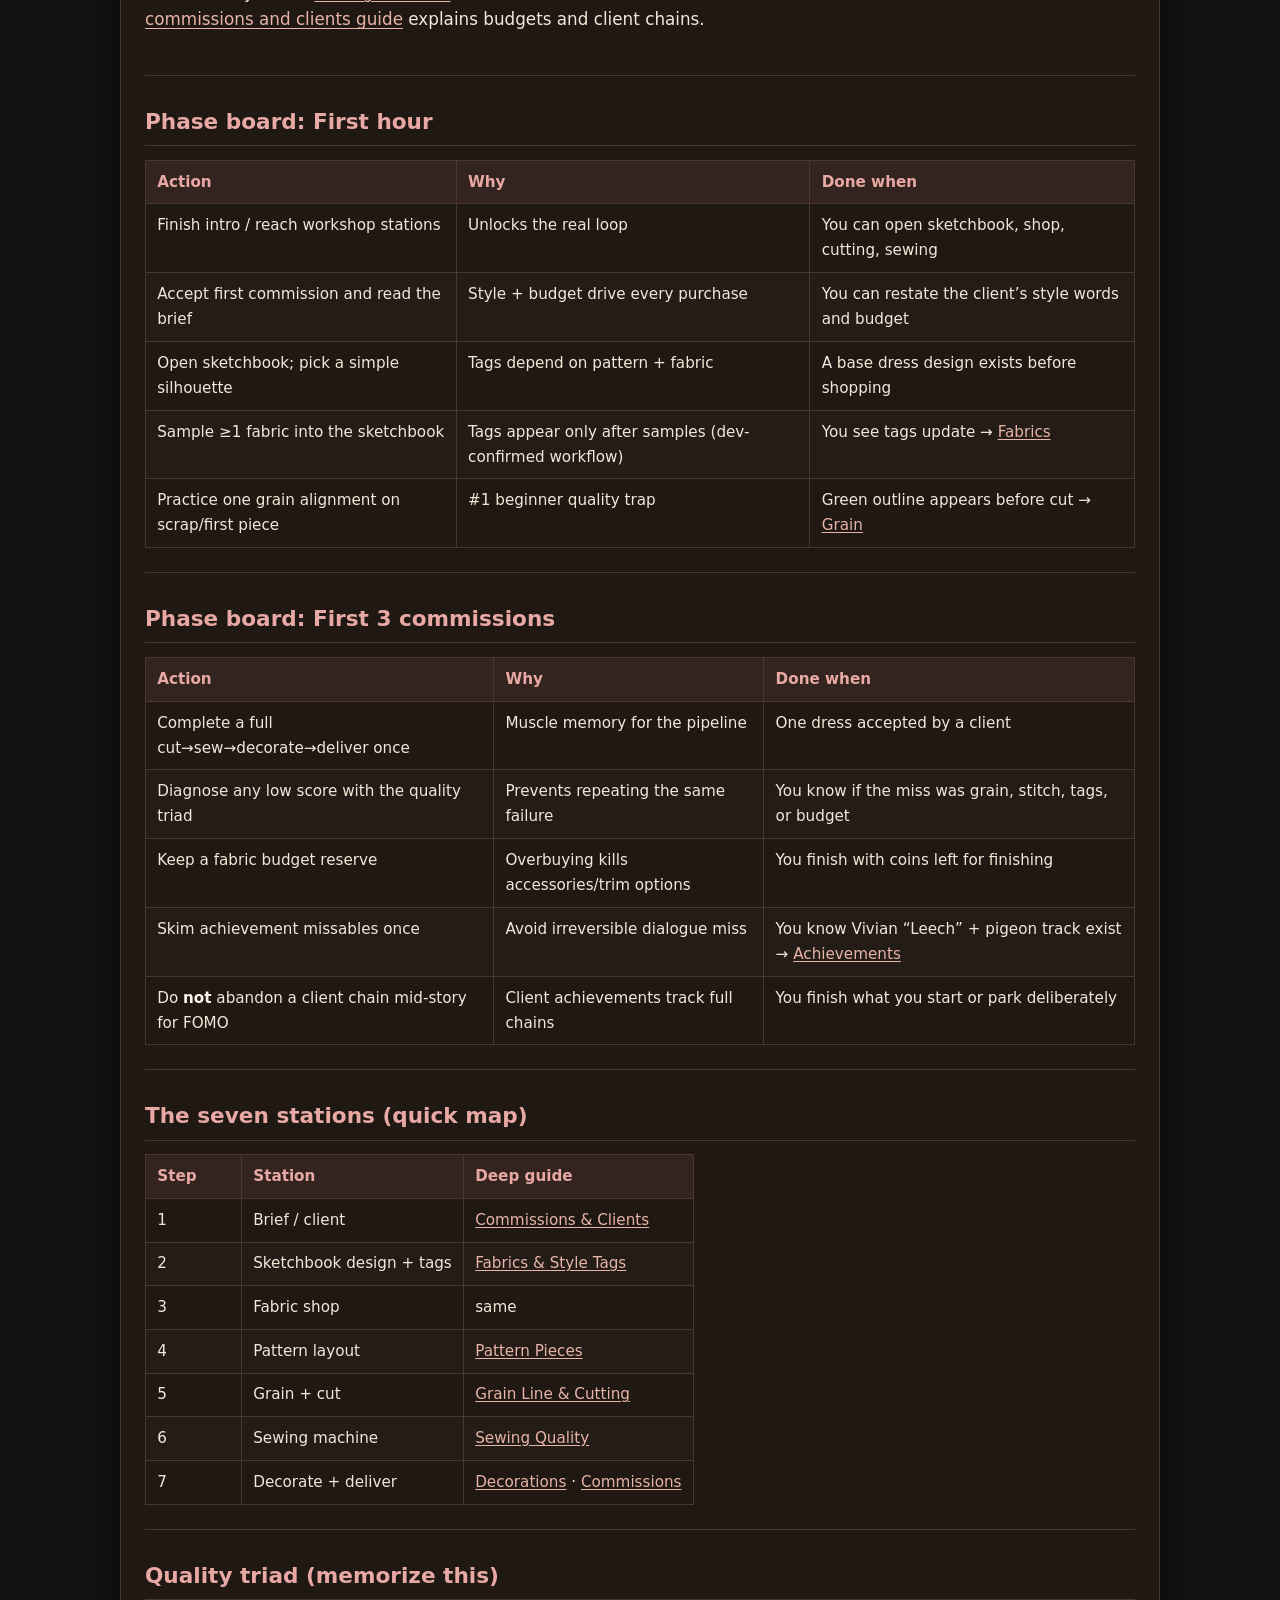
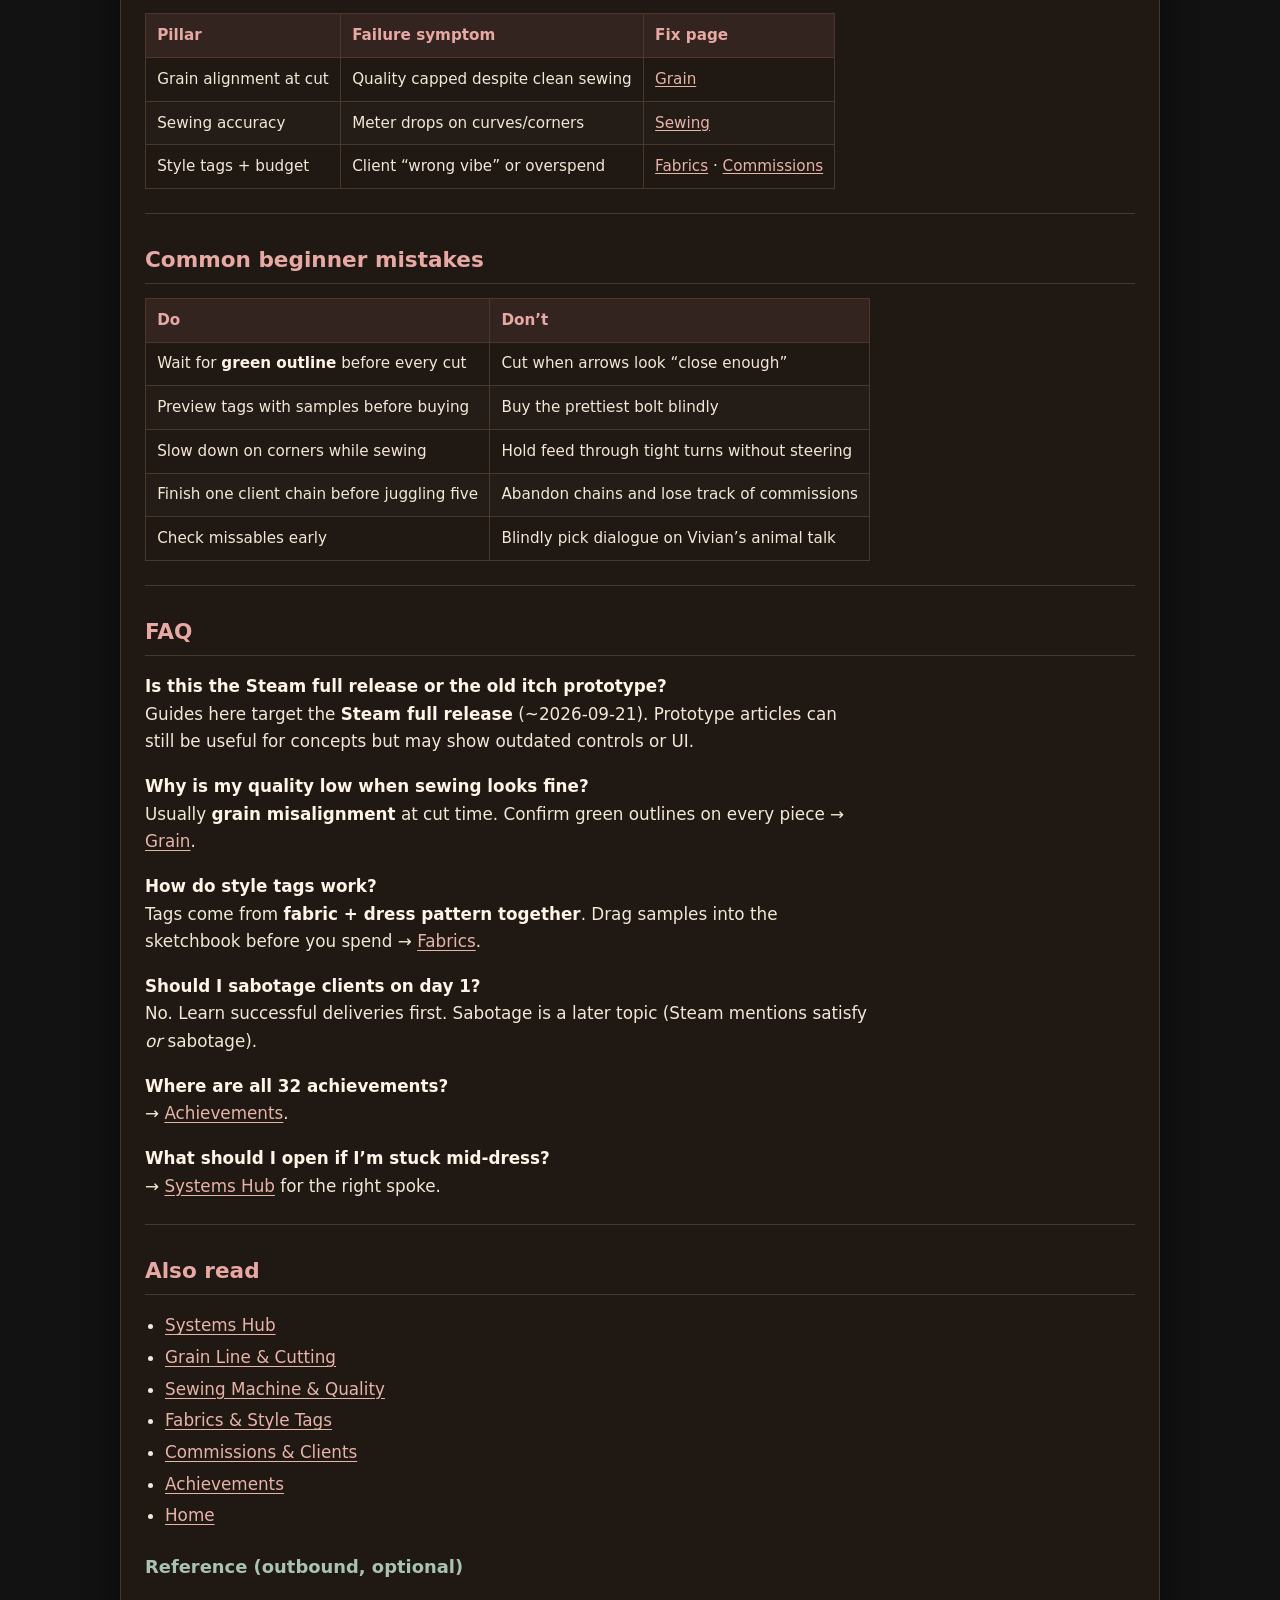
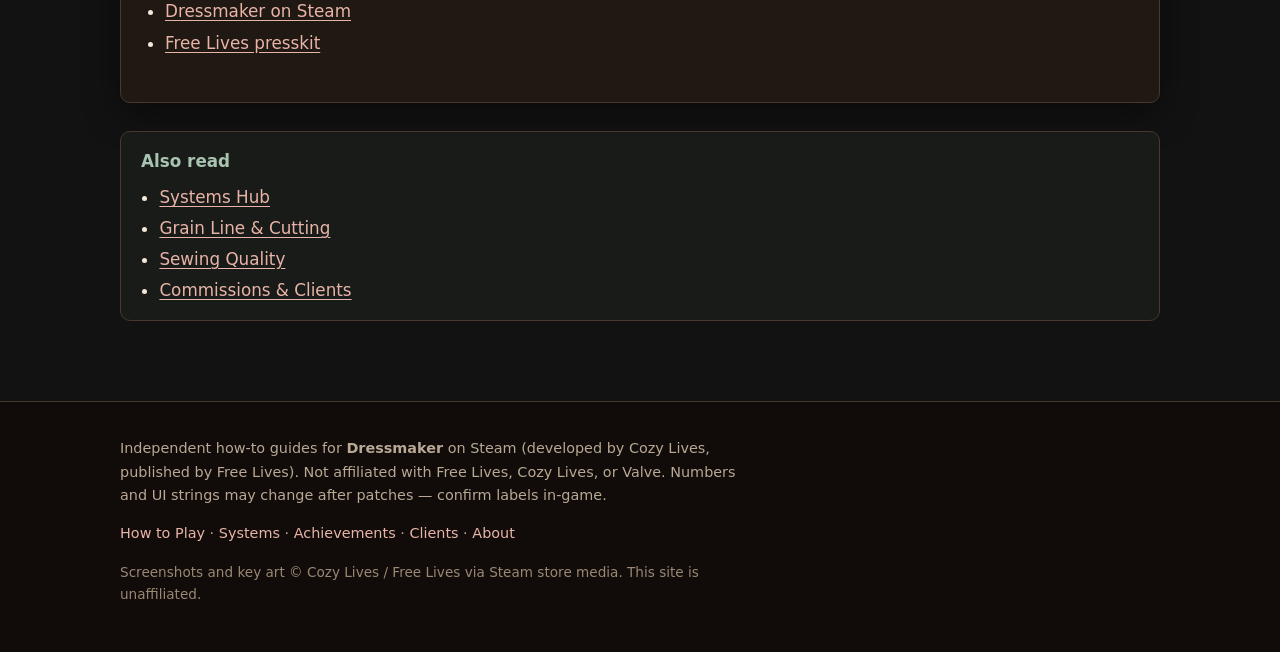
<file: dressmaker-how-to-play/index.html>
<!DOCTYPE html>

<html lang="en">
<head>
<meta charset="utf-8"/>
<meta content="width=device-width, initial-scale=1" name="viewport"/>
<title>Dressmaker How to Play: Beginner Guide &amp; First-Day Tips</title>
<meta content="New to Dressmaker? Check what the client wants, preview style tags with fabric samples, then align grain until the outline turns green before you cut." name="description"/>
<link href="https://dressmakerguide.world/dressmaker-how-to-play/" rel="canonical"/>
<meta content="Dressmaker How to Play: Beginner Guide &amp; First-Day Tips" property="og:title"/>
<meta content="New to Dressmaker? Check what the client wants, preview style tags with fabric samples, then align grain until the outline turns green before you cut." property="og:description"/>
<meta content="article" property="og:type"/>
<meta content="https://dressmakerguide.world/dressmaker-how-to-play/" property="og:url"/>
<meta content="summary" name="twitter:card"/>
<meta content="Dressmaker How to Play: Beginner Guide &amp; First-Day Tips" name="twitter:title"/>
<meta content="New to Dressmaker? Check what the client wants, preview style tags with fabric samples, then align grain until the outline turns green before you cut." name="twitter:description"/>
<meta content="index, follow" name="robots"/>
<link rel="icon" href="/favicon.ico" sizes="any"/>
<link rel="icon" type="image/png" sizes="32x32" href="/assets/favicon-32.png"/>
<link rel="icon" type="image/png" sizes="16x16" href="/assets/favicon-16.png"/>
<link rel="apple-touch-icon" href="/apple-touch-icon.png"/>
<link href="../assets/site.css" rel="stylesheet"/>
<script type="application/ld+json">{"@context":"https://schema.org","@type":"WebPage","name":"Dressmaker How to Play: Beginner Guide & First-Day Tips","description":"New to Dressmaker? Check what the client wants, preview style tags with fabric samples, then align grain until the outline turns green before you cut.","url":"https://dressmakerguide.world/dressmaker-how-to-play/","isPartOf":{"@type":"WebSite","name":"Dressmaker Guide","url":"https://dressmakerguide.world/"}}</script>
<script type="application/ld+json">{"@context":"https://schema.org","@type":"FAQPage","mainEntity":[{"@type":"Question","name":"Is this the Steam full release or the old itch prototype?","acceptedAnswer":{"@type":"Answer","text":"Guides here target the Steam full release (~2026-09-21). Prototype articles can still be useful for concepts but may show outdated controls or UI."}},{"@type":"Question","name":"Why is my quality low when sewing looks fine?","acceptedAnswer":{"@type":"Answer","text":"Usually grain misalignment at cut time. Confirm green outlines on every piece → Grain."}},{"@type":"Question","name":"How do style tags work?","acceptedAnswer":{"@type":"Answer","text":"Tags come from fabric + dress pattern together. Drag samples into the sketchbook before you spend → Fabrics."}},{"@type":"Question","name":"Should I sabotage clients on day 1?","acceptedAnswer":{"@type":"Answer","text":"No. Learn successful deliveries first. Sabotage is a later topic (Steam mentions satisfy or sabotage)."}},{"@type":"Question","name":"Where are all 32 achievements?","acceptedAnswer":{"@type":"Answer","text":"→ Achievements."}},{"@type":"Question","name":"What should I open if I’m stuck mid-dress?","acceptedAnswer":{"@type":"Answer","text":"→ Systems Hub for the right spoke."}}]}</script>
  <!-- Google tag (gtag.js) -->
  <script async src="https://www.googletagmanager.com/gtag/js?id=G-6XLYS569NV"></script>
  <script>
    window.dataLayer = window.dataLayer || [];
    function gtag(){dataLayer.push(arguments);}
    gtag('js', new Date());
    gtag('config', 'G-6XLYS569NV');
  </script>
</head>
<body>
<a class="skip-link" href="#main">Skip to content</a>
<header class="site-header">
<div class="header-inner">
<a class="brand" href="/">
<img class="brand-mark" src="/assets/brand-mark.png" alt="" width="34" height="34" />
<span class="brand-name">Dressmaker Guide</span>
</a>
<input aria-hidden="true" class="nav-toggle" id="nav-toggle" type="checkbox"/>
<label aria-label="Menu" class="nav-toggle-btn" for="nav-toggle"><span></span></label>
<nav aria-label="Primary" class="primary-nav">
<a aria-current="page" class="is-active" href="/dressmaker-how-to-play/">How to Play</a>
<a href="/dressmaker-systems/">Systems</a>
<a href="/dressmaker-achievements/">Achievements</a>
<a href="/dressmaker-commissions-clients/">Clients</a>
<a href="/about/">About</a>
</nav>
</div>
</header>
<main class="site-main" id="main">
<article class="guide">
<nav aria-label="Breadcrumb" class="breadcrumbs">
<a href="/">Home</a>
<span aria-hidden="true" class="bc-sep">/</span>
<span aria-current="page">How to Play</span>
</nav>
<h1>Dressmaker How to Play: Beginner Guide</h1><div class="ad-slot ad-slot--mobile-banner" aria-label="Advertisement"><div class="ad-inner">
<script>
  atOptions = {
    'key' : '7dc2a7d8d0ec49631918a07e4b0a8697',
    'format' : 'iframe',
    'height' : 50,
    'width' : 320,
    'params' : {}
  };
</script>
<script src="https://www.highrevenueformat.com/7dc2a7d8d0ec49631918a07e4b0a8697/invoke.js"></script>
</div></div><figure class="scene-figure">
<img alt="Dressmaker atelier: client Prudence in a purple dress reacts beside a cutting table, sewing machine, and fabric shelves" decoding="async" height="1080" loading="eager" src="/assets/media/ss-atelier-client.jpg" width="1920"/>
<figcaption>The workshop loop at a glance — client, cutting table, sewing machine, and fabric shelves in one room.</figcaption>
</figure>
<p>This page teaches the <strong>Dressmaker</strong> commission loop on Steam so your first deliveries succeed. It is a priority guide with “done when” checkboxes — not a full client encyclopedia.</p>
<p><strong>Disambiguation:</strong> This is the <strong>Free Lives / Cozy Lives game</strong>, not real-world dressmaking books or sewing-machine manuals.</p>
<hr/>
<h2>TL;DR — Commission loop order</h2>
<ol>
<li>Read the client brief (style targets + budget + occasion).</li>
<li>Take measurements / fit inputs.</li>
<li>Design in the <strong>sketchbook</strong>; preview <strong>style tags</strong> with fabric samples before buying → <a href="/dressmaker-fabrics-style-tags/">Fabrics &amp; Style Tags</a>.</li>
<li>Buy fabric within budget; assign panels thoughtfully → <a href="/dressmaker-pattern-pieces/">Pattern Pieces</a>.</li>
<li><strong>Align grain arrows</strong> until you see the green outline, then cut → <a href="/dressmaker-grain-line-cutting/">Grain Line &amp; Cutting</a>.</li>
<li>Sew on the guideline for accuracy → <a href="/dressmaker-sewing-quality/">Sewing Quality</a>.</li>
<li>Decorate (trim / appliqué / accessories) → <a href="/dressmaker-decorations-applique/">Decorations</a>.</li>
<li>Deliver; watch client reaction / payout.</li>
</ol>
<p><strong>Ignore on day 1:</strong> sabotage runs, 300-accessory grinds, max-trim dumps, chasing every event set.</p>
<hr/><div class="ad-slot ad-slot--native" aria-label="Advertisement"><div class="ad-inner">
<script async="async" data-cfasync="false" src="https://pl31557993.profitableratecpmnetwork.com/eead7edb0b6cac25b1589072ec5f826d/invoke.js"></script>
<div id="container-eead7edb0b6cac25b1589072ec5f826d"></div>
</div></div>
<h2>What Dressmaker is</h2>
<p>Dressmaker is a cozy crafting sim: you design dresses, cut patterns on fabric, sew panels, decorate, and satisfy (or later, sabotage) townsfolk. Steam lists single-player, achievements, and Cloud support. Core materials called out on the store page include cotton, linen, wool, silk, and velvet (examples — not an exhaustive catalog). Every dress runs through the same three checkpoints: lay out your <a href="/dressmaker-pattern-pieces/">pattern pieces</a>, stitch them cleanly at the <a href="/dressmaker-sewing-quality/">sewing machine</a>, and deliver what the client asked for — the <a href="/dressmaker-commissions-clients/">commissions and clients guide</a> explains budgets and client chains.</p><div class="ad-slot ad-slot--mpu" aria-label="Advertisement"><div class="ad-inner">
<script>
  atOptions = {
    'key' : 'eb35e300da79fde0daa15b8e6d901dbc',
    'format' : 'iframe',
    'height' : 250,
    'width' : 300,
    'params' : {}
  };
</script>
<script src="https://www.highrevenueformat.com/eb35e300da79fde0daa15b8e6d901dbc/invoke.js"></script>
</div></div>
<hr/>
<h2>Phase board: First hour</h2>
<table>
<thead>
<tr>
<th>Action</th>
<th>Why</th>
<th>Done when</th>
</tr>
</thead>
<tbody>
<tr>
<td>Finish intro / reach workshop stations</td>
<td>Unlocks the real loop</td>
<td>You can open sketchbook, shop, cutting, sewing</td>
</tr>
<tr>
<td>Accept first commission and read the brief</td>
<td>Style + budget drive every purchase</td>
<td>You can restate the client’s style words and budget</td>
</tr>
<tr>
<td>Open sketchbook; pick a simple silhouette</td>
<td>Tags depend on pattern + fabric</td>
<td>A base dress design exists before shopping</td>
</tr>
<tr>
<td>Sample ≥1 fabric into the sketchbook</td>
<td>Tags appear only after samples (dev-confirmed workflow)</td>
<td>You see tags update → <a href="/dressmaker-fabrics-style-tags/">Fabrics</a></td>
</tr>
<tr>
<td>Practice one grain alignment on scrap/first piece</td>
<td>#1 beginner quality trap</td>
<td>Green outline appears before cut → <a href="/dressmaker-grain-line-cutting/">Grain</a></td>
</tr>
</tbody>
</table>
<hr/>
<h2>Phase board: First 3 commissions</h2>
<table>
<thead>
<tr>
<th>Action</th>
<th>Why</th>
<th>Done when</th>
</tr>
</thead>
<tbody>
<tr>
<td>Complete a full cut→sew→decorate→deliver once</td>
<td>Muscle memory for the pipeline</td>
<td>One dress accepted by a client</td>
</tr>
<tr>
<td>Diagnose any low score with the quality triad</td>
<td>Prevents repeating the same failure</td>
<td>You know if the miss was grain, stitch, tags, or budget</td>
</tr>
<tr>
<td>Keep a fabric budget reserve</td>
<td>Overbuying kills accessories/trim options</td>
<td>You finish with coins left for finishing</td>
</tr>
<tr>
<td>Skim achievement missables once</td>
<td>Avoid irreversible dialogue miss</td>
<td>You know Vivian “Leech” + pigeon track exist → <a href="/dressmaker-achievements/">Achievements</a></td>
</tr>
<tr>
<td>Do <strong>not</strong> abandon a client chain mid-story for FOMO</td>
<td>Client achievements track full chains</td>
<td>You finish what you start or park deliberately</td>
</tr>
</tbody>
</table>
<hr/>
<h2>The seven stations (quick map)</h2>
<table>
<thead>
<tr>
<th>Step</th>
<th>Station</th>
<th>Deep guide</th>
</tr>
</thead>
<tbody>
<tr>
<td>1</td>
<td>Brief / client</td>
<td><a href="/dressmaker-commissions-clients/">Commissions &amp; Clients</a></td>
</tr>
<tr>
<td>2</td>
<td>Sketchbook design + tags</td>
<td><a href="/dressmaker-fabrics-style-tags/">Fabrics &amp; Style Tags</a></td>
</tr>
<tr>
<td>3</td>
<td>Fabric shop</td>
<td>same</td>
</tr>
<tr>
<td>4</td>
<td>Pattern layout</td>
<td><a href="/dressmaker-pattern-pieces/">Pattern Pieces</a></td>
</tr>
<tr>
<td>5</td>
<td>Grain + cut</td>
<td><a href="/dressmaker-grain-line-cutting/">Grain Line &amp; Cutting</a></td>
</tr>
<tr>
<td>6</td>
<td>Sewing machine</td>
<td><a href="/dressmaker-sewing-quality/">Sewing Quality</a></td>
</tr>
<tr>
<td>7</td>
<td>Decorate + deliver</td>
<td><a href="/dressmaker-decorations-applique/">Decorations</a> · <a href="/dressmaker-commissions-clients/">Commissions</a></td>
</tr>
</tbody>
</table>
<hr/>
<h2>Quality triad (memorize this)</h2>
<table>
<thead>
<tr>
<th>Pillar</th>
<th>Failure symptom</th>
<th>Fix page</th>
</tr>
</thead>
<tbody>
<tr>
<td>Grain alignment at cut</td>
<td>Quality capped despite clean sewing</td>
<td><a href="/dressmaker-grain-line-cutting/">Grain</a></td>
</tr>
<tr>
<td>Sewing accuracy</td>
<td>Meter drops on curves/corners</td>
<td><a href="/dressmaker-sewing-quality/">Sewing</a></td>
</tr>
<tr>
<td>Style tags + budget</td>
<td>Client “wrong vibe” or overspend</td>
<td><a href="/dressmaker-fabrics-style-tags/">Fabrics</a> · <a href="/dressmaker-commissions-clients/">Commissions</a></td>
</tr>
</tbody>
</table>
<hr/>
<h2>Common beginner mistakes</h2>
<table>
<thead>
<tr>
<th>Do</th>
<th>Don’t</th>
</tr>
</thead>
<tbody>
<tr>
<td>Wait for <strong>green outline</strong> before every cut</td>
<td>Cut when arrows look “close enough”</td>
</tr>
<tr>
<td>Preview tags with samples before buying</td>
<td>Buy the prettiest bolt blindly</td>
</tr>
<tr>
<td>Slow down on corners while sewing</td>
<td>Hold feed through tight turns without steering</td>
</tr>
<tr>
<td>Finish one client chain before juggling five</td>
<td>Abandon chains and lose track of commissions</td>
</tr>
<tr>
<td>Check missables early</td>
<td>Blindly pick dialogue on Vivian’s animal talk</td>
</tr>
</tbody>
</table>
<hr/>
<h2>FAQ</h2>
<p><strong>Is this the Steam full release or the old itch prototype?</strong><br/>
Guides here target the <strong>Steam full release</strong> (~2026-09-21). Prototype articles can still be useful for concepts but may show outdated controls or UI.</p>
<p><strong>Why is my quality low when sewing looks fine?</strong><br/>
Usually <strong>grain misalignment</strong> at cut time. Confirm green outlines on every piece → <a href="/dressmaker-grain-line-cutting/">Grain</a>.</p>
<p><strong>How do style tags work?</strong><br/>
Tags come from <strong>fabric + dress pattern together</strong>. Drag samples into the sketchbook before you spend → <a href="/dressmaker-fabrics-style-tags/">Fabrics</a>.</p>
<p><strong>Should I sabotage clients on day 1?</strong><br/>
No. Learn successful deliveries first. Sabotage is a later topic (Steam mentions satisfy <em>or</em> sabotage).</p>
<p><strong>Where are all 32 achievements?</strong><br/>
→ <a href="/dressmaker-achievements/">Achievements</a>.</p>
<p><strong>What should I open if I’m stuck mid-dress?</strong><br/>
→ <a href="/dressmaker-systems/">Systems Hub</a> for the right spoke.</p>
<hr/>
<h2>Also read</h2>
<ul>
<li><a href="/dressmaker-systems/">Systems Hub</a></li>
<li><a href="/dressmaker-grain-line-cutting/">Grain Line &amp; Cutting</a></li>
<li><a href="/dressmaker-sewing-quality/">Sewing Machine &amp; Quality</a></li>
<li><a href="/dressmaker-fabrics-style-tags/">Fabrics &amp; Style Tags</a></li>
<li><a href="/dressmaker-commissions-clients/">Commissions &amp; Clients</a></li>
<li><a href="/dressmaker-achievements/">Achievements</a></li>
<li><a href="/">Home</a></li>
</ul>
<h3>Reference (outbound, optional)</h3>
<ul>
<li><a href="https://store.steampowered.com/app/4019220/Dressmaker/">Dressmaker on Steam</a></li>
<li><a href="https://freelives.net/dressmaker-presskit/">Free Lives presskit</a></li>
</ul>
</article>
<aside aria-label="Also read" class="related">
<h2 class="related-title">Also read</h2>
<ul>
<li><a href="/dressmaker-systems/">Systems Hub</a></li>
<li><a href="/dressmaker-grain-line-cutting/">Grain Line &amp; Cutting</a></li>
<li><a href="/dressmaker-sewing-quality/">Sewing Quality</a></li>
<li><a href="/dressmaker-commissions-clients/">Commissions &amp; Clients</a></li>
</ul>
</aside>
</main>
<footer class="site-footer">
<div class="footer-inner">
<p class="footer-disclaimer">
        Independent how-to guides for <strong>Dressmaker</strong> on Steam
        (developed by Cozy Lives, published by Free Lives).
        Not affiliated with Free Lives, Cozy Lives, or Valve.
        Numbers and UI strings may change after patches — confirm labels in-game.
      </p>
<p class="footer-links">
<a href="/dressmaker-how-to-play/">How to Play</a> ·
        <a href="/dressmaker-systems/">Systems</a> ·
        <a href="/dressmaker-achievements/">Achievements</a> ·
        <a href="/dressmaker-commissions-clients/">Clients</a> ·
        <a href="/about/">About</a>
</p>
<p class="footer-media">Screenshots and key art © Cozy Lives / Free Lives via Steam store media. This site is unaffiliated.</p>
</div>
</footer>
</body>
</html>
</file>
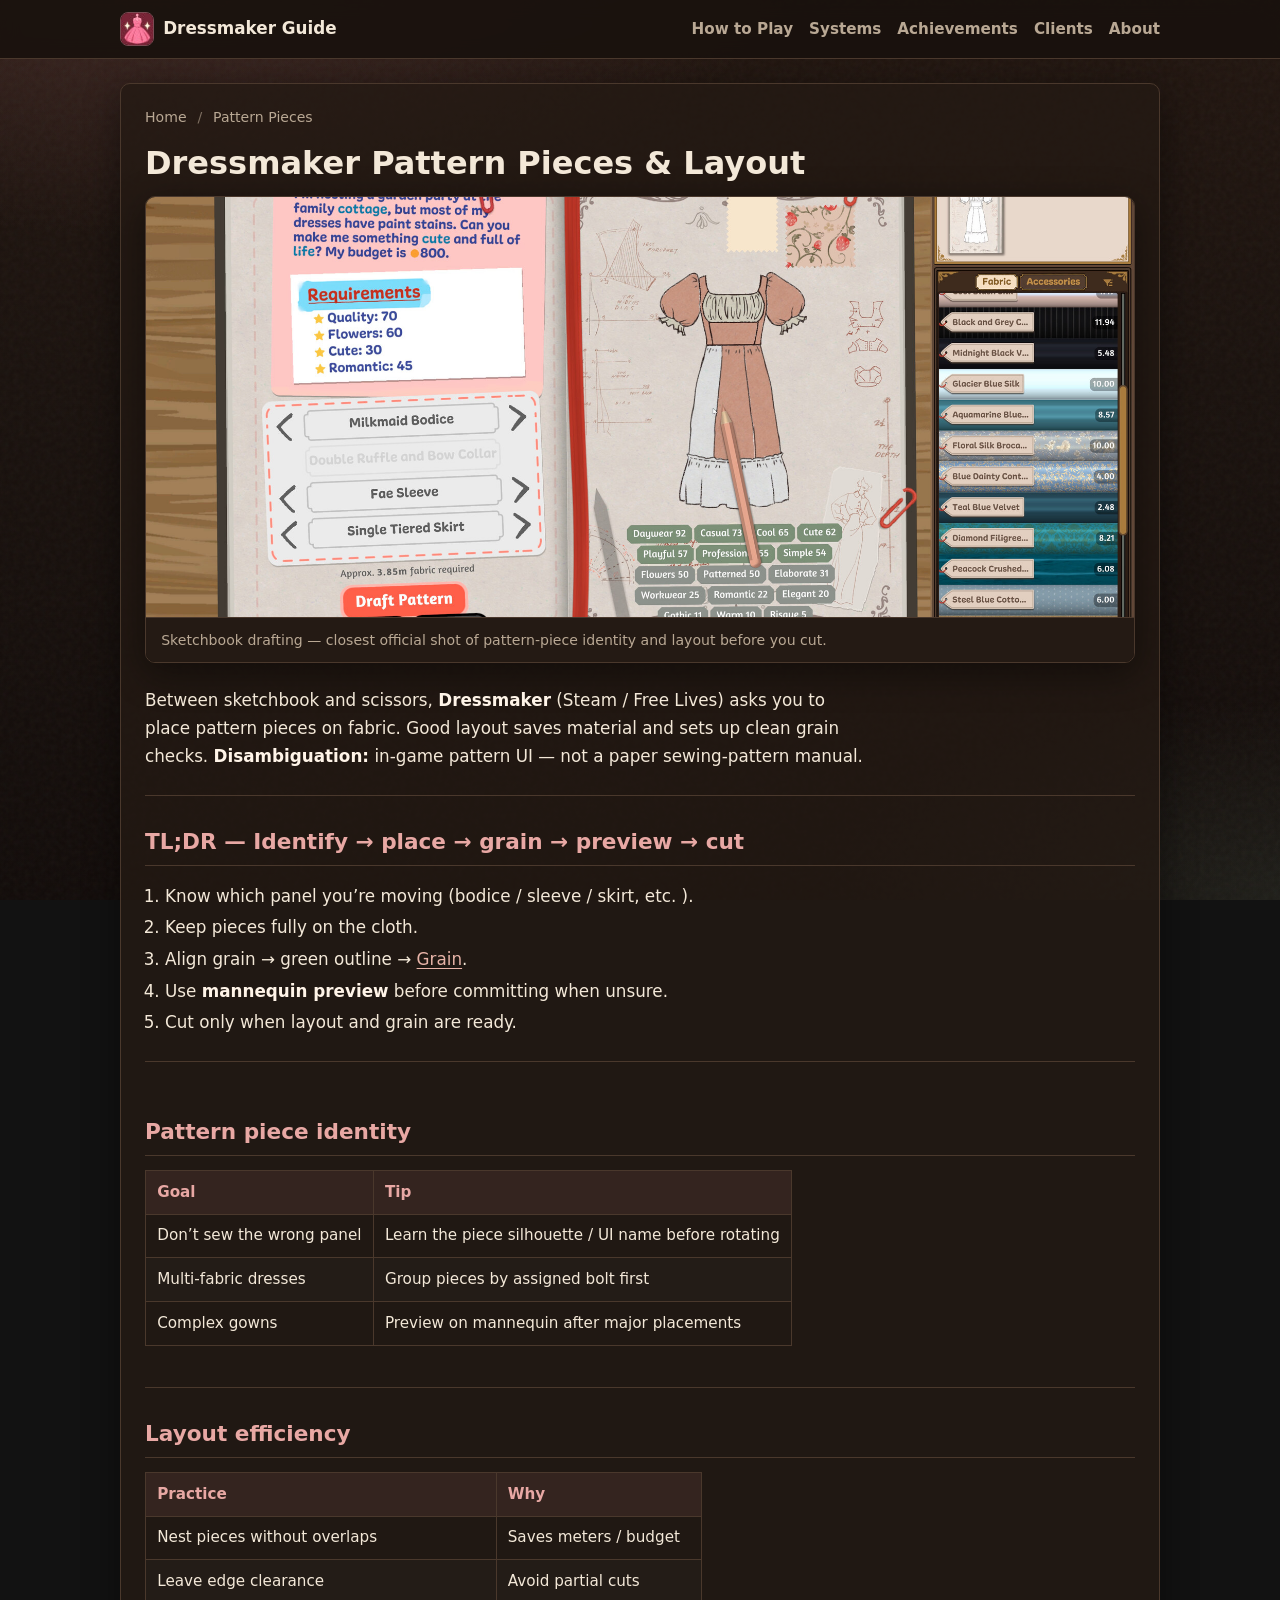
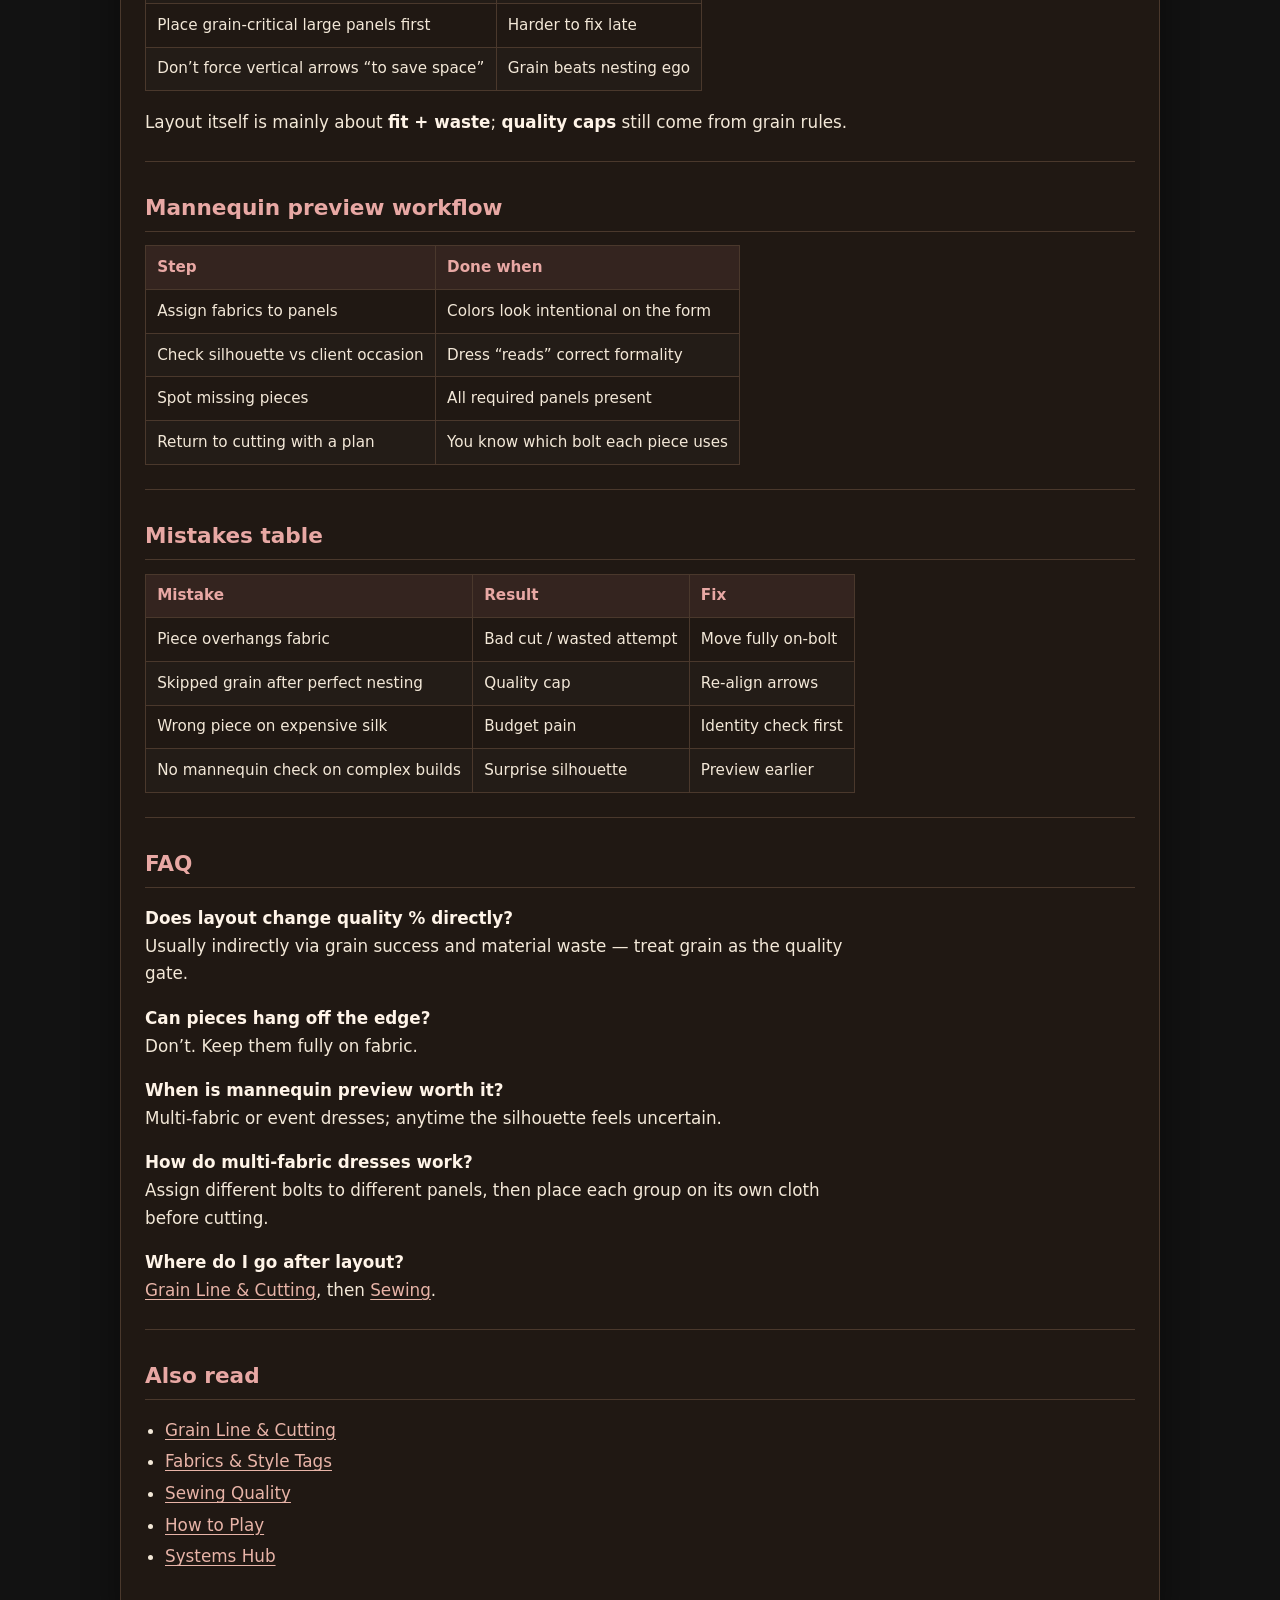
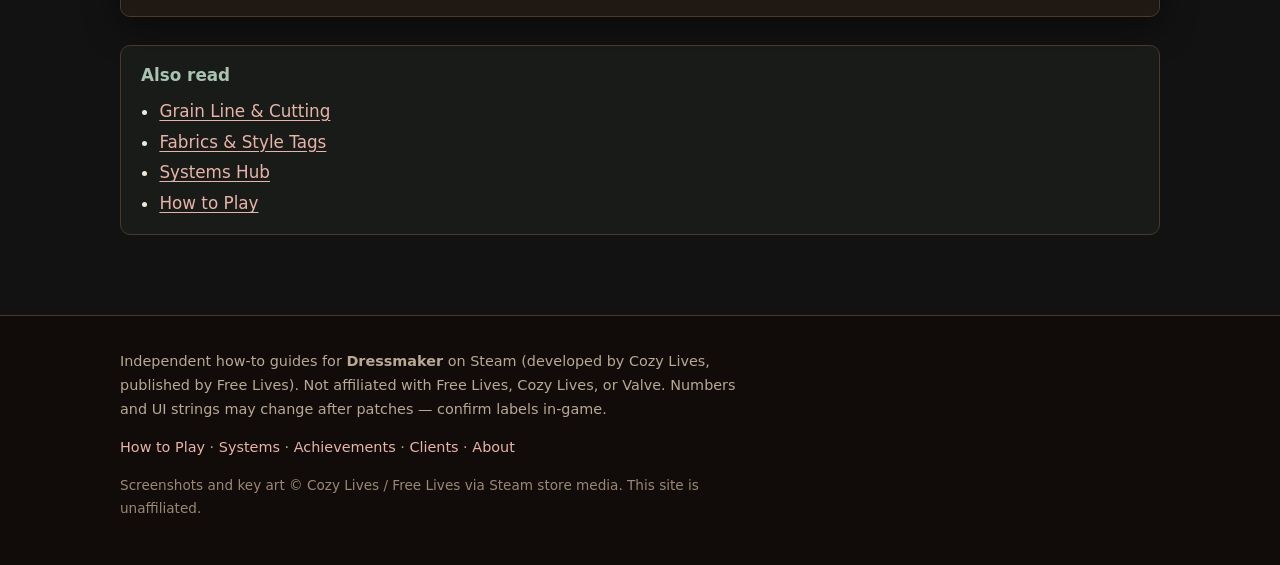
<file: dressmaker-pattern-pieces/index.html>
<!DOCTYPE html>

<html lang="en">
<head>
<meta charset="utf-8"/>
<meta content="width=device-width, initial-scale=1" name="viewport"/>
<title>Dressmaker Pattern Pieces Guide: Layout, Identity &amp; Mannequin Preview</title>
<meta content="Dressmaker pattern pieces guide: identify panels, nest efficiently, preview on the mannequin, then hand off to grain alignment." name="description"/>
<link href="https://dressmakerguide.world/dressmaker-pattern-pieces/" rel="canonical"/>
<meta content="Dressmaker Pattern Pieces Guide: Layout, Identity &amp; Mannequin Preview" property="og:title"/>
<meta content="Dressmaker pattern pieces guide: identify panels, nest efficiently, preview on the mannequin, then hand off to grain alignment." property="og:description"/>
<meta content="article" property="og:type"/>
<meta content="https://dressmakerguide.world/dressmaker-pattern-pieces/" property="og:url"/>
<meta content="summary" name="twitter:card"/>
<meta content="Dressmaker Pattern Pieces Guide: Layout, Identity &amp; Mannequin Preview" name="twitter:title"/>
<meta content="Dressmaker pattern pieces guide: identify panels, nest efficiently, preview on the mannequin, then hand off to grain alignment." name="twitter:description"/>
<meta content="index, follow" name="robots"/>
<link rel="icon" href="/favicon.ico" sizes="any"/>
<link rel="icon" type="image/png" sizes="32x32" href="/assets/favicon-32.png"/>
<link rel="icon" type="image/png" sizes="16x16" href="/assets/favicon-16.png"/>
<link rel="apple-touch-icon" href="/apple-touch-icon.png"/>
<link href="../assets/site.css" rel="stylesheet"/>
<script type="application/ld+json">{"@context":"https://schema.org","@type":"WebPage","name":"Dressmaker Pattern Pieces Guide: Layout, Identity & Mannequin Preview","description":"Dressmaker pattern pieces guide: identify panels, nest efficiently, preview on the mannequin, then hand off to grain alignment.","url":"https://dressmakerguide.world/dressmaker-pattern-pieces/","isPartOf":{"@type":"WebSite","name":"Dressmaker Guide","url":"https://dressmakerguide.world/"}}</script>
<script type="application/ld+json">{"@context":"https://schema.org","@type":"FAQPage","mainEntity":[{"@type":"Question","name":"Does layout change quality % directly?","acceptedAnswer":{"@type":"Answer","text":"Usually indirectly via grain success and material waste — treat grain as the quality gate."}},{"@type":"Question","name":"Can pieces hang off the edge?","acceptedAnswer":{"@type":"Answer","text":"Don’t. Keep them fully on fabric."}},{"@type":"Question","name":"When is mannequin preview worth it?","acceptedAnswer":{"@type":"Answer","text":"Multi-fabric or event dresses; anytime the silhouette feels uncertain."}},{"@type":"Question","name":"How do multi-fabric dresses work?","acceptedAnswer":{"@type":"Answer","text":"Assign different bolts to different panels, then place each group on its own cloth before cutting."}},{"@type":"Question","name":"Where do I go after layout?","acceptedAnswer":{"@type":"Answer","text":"Grain Line & Cutting, then Sewing."}}]}</script>
  <!-- Google tag (gtag.js) -->
  <script async src="https://www.googletagmanager.com/gtag/js?id=G-6XLYS569NV"></script>
  <script>
    window.dataLayer = window.dataLayer || [];
    function gtag(){dataLayer.push(arguments);}
    gtag('js', new Date());
    gtag('config', 'G-6XLYS569NV');
  </script>
</head>
<body>
<a class="skip-link" href="#main">Skip to content</a>
<header class="site-header">
<div class="header-inner">
<a class="brand" href="/">
<img class="brand-mark" src="/assets/brand-mark.png" alt="" width="34" height="34" />
<span class="brand-name">Dressmaker Guide</span>
</a>
<input aria-hidden="true" class="nav-toggle" id="nav-toggle" type="checkbox"/>
<label aria-label="Menu" class="nav-toggle-btn" for="nav-toggle"><span></span></label>
<nav aria-label="Primary" class="primary-nav">
<a href="/dressmaker-how-to-play/">How to Play</a>
<a href="/dressmaker-systems/">Systems</a>
<a href="/dressmaker-achievements/">Achievements</a>
<a href="/dressmaker-commissions-clients/">Clients</a>
<a href="/about/">About</a>
</nav>
</div>
</header>
<main class="site-main" id="main">
<article class="guide">
<nav aria-label="Breadcrumb" class="breadcrumbs">
<a href="/">Home</a>
<span aria-hidden="true" class="bc-sep">/</span>
<span aria-current="page">Pattern Pieces</span>
</nav>
<h1>Dressmaker Pattern Pieces &amp; Layout</h1><div class="ad-slot ad-slot--mobile-banner" aria-label="Advertisement"><div class="ad-inner">
<script>
  atOptions = {
    'key' : '7dc2a7d8d0ec49631918a07e4b0a8697',
    'format' : 'iframe',
    'height' : 50,
    'width' : 320,
    'params' : {}
  };
</script>
<script src="https://www.highrevenueformat.com/7dc2a7d8d0ec49631918a07e4b0a8697/invoke.js"></script>
</div></div><figure class="scene-figure">
<img alt="Dressmaker sketchbook UI with dress part selectors, pattern-piece line drawings, and a fabric list" decoding="async" height="1080" loading="eager" src="/assets/media/ss-sketchbook.jpg" width="1920"/>
<figcaption>Sketchbook drafting — closest official shot of pattern-piece identity and layout before you cut.</figcaption>
</figure>
<p>Between sketchbook and scissors, <strong>Dressmaker</strong> (Steam / Free Lives) asks you to place pattern pieces on fabric. Good layout saves material and sets up clean grain checks. <strong>Disambiguation:</strong> in-game pattern UI — not a paper sewing-pattern manual.</p>
<hr/>
<h2>TL;DR — Identify → place → grain → preview → cut</h2>
<ol>
<li>Know which panel you’re moving (bodice / sleeve / skirt, etc. ).</li>
<li>Keep pieces fully on the cloth.</li>
<li>Align grain → green outline → <a href="/dressmaker-grain-line-cutting/">Grain</a>.</li>
<li>Use <strong>mannequin preview</strong> before committing when unsure.</li>
<li>Cut only when layout and grain are ready.</li>
</ol>
<hr/><div class="ad-slot ad-slot--native" aria-label="Advertisement"><div class="ad-inner">
<script async="async" data-cfasync="false" src="https://pl31557993.profitableratecpmnetwork.com/eead7edb0b6cac25b1589072ec5f826d/invoke.js"></script>
<div id="container-eead7edb0b6cac25b1589072ec5f826d"></div>
</div></div>
<h2>Pattern piece identity</h2>
<table>
<thead>
<tr>
<th>Goal</th>
<th>Tip</th>
</tr>
</thead>
<tbody>
<tr>
<td>Don’t sew the wrong panel</td>
<td>Learn the piece silhouette / UI name before rotating</td>
</tr>
<tr>
<td>Multi-fabric dresses</td>
<td>Group pieces by assigned bolt first</td>
</tr>
<tr>
<td>Complex gowns</td>
<td>Preview on mannequin after major placements</td>
</tr>
</tbody>
</table><div class="ad-slot ad-slot--mpu" aria-label="Advertisement"><div class="ad-inner">
<script>
  atOptions = {
    'key' : 'eb35e300da79fde0daa15b8e6d901dbc',
    'format' : 'iframe',
    'height' : 250,
    'width' : 300,
    'params' : {}
  };
</script>
<script src="https://www.highrevenueformat.com/eb35e300da79fde0daa15b8e6d901dbc/invoke.js"></script>
</div></div>
<hr/>
<h2>Layout efficiency</h2>
<table>
<thead>
<tr>
<th>Practice</th>
<th>Why</th>
</tr>
</thead>
<tbody>
<tr>
<td>Nest pieces without overlaps</td>
<td>Saves meters / budget</td>
</tr>
<tr>
<td>Leave edge clearance</td>
<td>Avoid partial cuts</td>
</tr>
<tr>
<td>Place grain-critical large panels first</td>
<td>Harder to fix late</td>
</tr>
<tr>
<td>Don’t force vertical arrows “to save space”</td>
<td>Grain beats nesting ego</td>
</tr>
</tbody>
</table>
<p>Layout itself is mainly about <strong>fit + waste</strong>; <strong>quality caps</strong> still come from grain rules.</p>
<hr/>
<h2>Mannequin preview workflow</h2>
<table>
<thead>
<tr>
<th>Step</th>
<th>Done when</th>
</tr>
</thead>
<tbody>
<tr>
<td>Assign fabrics to panels</td>
<td>Colors look intentional on the form</td>
</tr>
<tr>
<td>Check silhouette vs client occasion</td>
<td>Dress “reads” correct formality</td>
</tr>
<tr>
<td>Spot missing pieces</td>
<td>All required panels present</td>
</tr>
<tr>
<td>Return to cutting with a plan</td>
<td>You know which bolt each piece uses</td>
</tr>
</tbody>
</table>
<hr/>
<h2>Mistakes table</h2>
<table>
<thead>
<tr>
<th>Mistake</th>
<th>Result</th>
<th>Fix</th>
</tr>
</thead>
<tbody>
<tr>
<td>Piece overhangs fabric</td>
<td>Bad cut / wasted attempt</td>
<td>Move fully on-bolt</td>
</tr>
<tr>
<td>Skipped grain after perfect nesting</td>
<td>Quality cap</td>
<td>Re-align arrows</td>
</tr>
<tr>
<td>Wrong piece on expensive silk</td>
<td>Budget pain</td>
<td>Identity check first</td>
</tr>
<tr>
<td>No mannequin check on complex builds</td>
<td>Surprise silhouette</td>
<td>Preview earlier</td>
</tr>
</tbody>
</table>
<hr/>
<h2>FAQ</h2>
<p><strong>Does layout change quality % directly?</strong><br/>
Usually indirectly via grain success and material waste — treat grain as the quality gate.</p>
<p><strong>Can pieces hang off the edge?</strong><br/>
Don’t. Keep them fully on fabric.</p>
<p><strong>When is mannequin preview worth it?</strong><br/>
Multi-fabric or event dresses; anytime the silhouette feels uncertain.</p>
<p><strong>How do multi-fabric dresses work?</strong><br/>
Assign different bolts to different panels, then place each group on its own cloth before cutting.</p>
<p><strong>Where do I go after layout?</strong><br/>
<a href="/dressmaker-grain-line-cutting/">Grain Line &amp; Cutting</a>, then <a href="/dressmaker-sewing-quality/">Sewing</a>.</p>
<hr/>
<h2>Also read</h2>
<ul>
<li><a href="/dressmaker-grain-line-cutting/">Grain Line &amp; Cutting</a></li>
<li><a href="/dressmaker-fabrics-style-tags/">Fabrics &amp; Style Tags</a></li>
<li><a href="/dressmaker-sewing-quality/">Sewing Quality</a></li>
<li><a href="/dressmaker-how-to-play/">How to Play</a></li>
<li><a href="/dressmaker-systems/">Systems Hub</a></li>
</ul>
</article>
<aside aria-label="Also read" class="related">
<h2 class="related-title">Also read</h2>
<ul>
<li><a href="/dressmaker-grain-line-cutting/">Grain Line &amp; Cutting</a></li>
<li><a href="/dressmaker-fabrics-style-tags/">Fabrics &amp; Style Tags</a></li>
<li><a href="/dressmaker-systems/">Systems Hub</a></li>
<li><a href="/dressmaker-how-to-play/">How to Play</a></li>
</ul>
</aside>
</main>
<footer class="site-footer">
<div class="footer-inner">
<p class="footer-disclaimer">
        Independent how-to guides for <strong>Dressmaker</strong> on Steam
        (developed by Cozy Lives, published by Free Lives).
        Not affiliated with Free Lives, Cozy Lives, or Valve.
        Numbers and UI strings may change after patches — confirm labels in-game.
      </p>
<p class="footer-links">
<a href="/dressmaker-how-to-play/">How to Play</a> ·
        <a href="/dressmaker-systems/">Systems</a> ·
        <a href="/dressmaker-achievements/">Achievements</a> ·
        <a href="/dressmaker-commissions-clients/">Clients</a> ·
        <a href="/about/">About</a>
</p>
<p class="footer-media">Screenshots and key art © Cozy Lives / Free Lives via Steam store media. This site is unaffiliated.</p>
</div>
</footer>
</body>
</html>
</file>
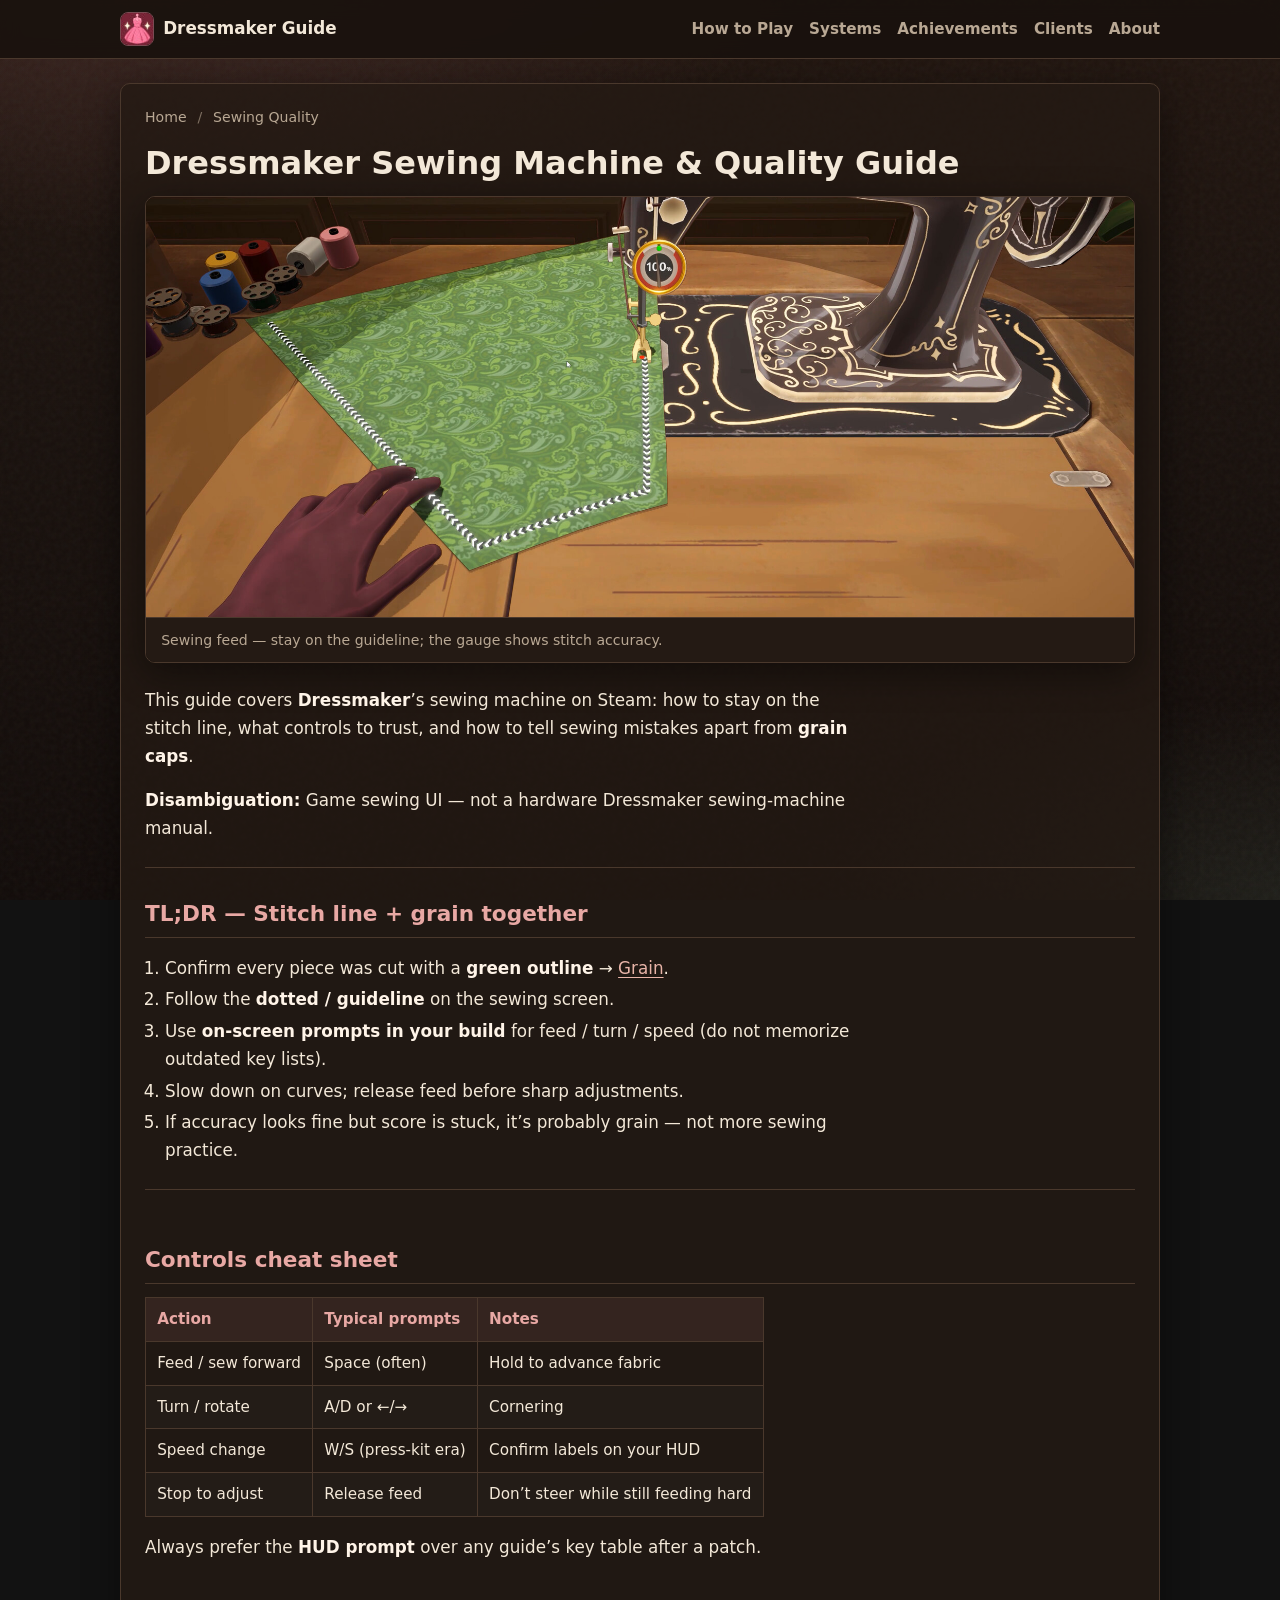
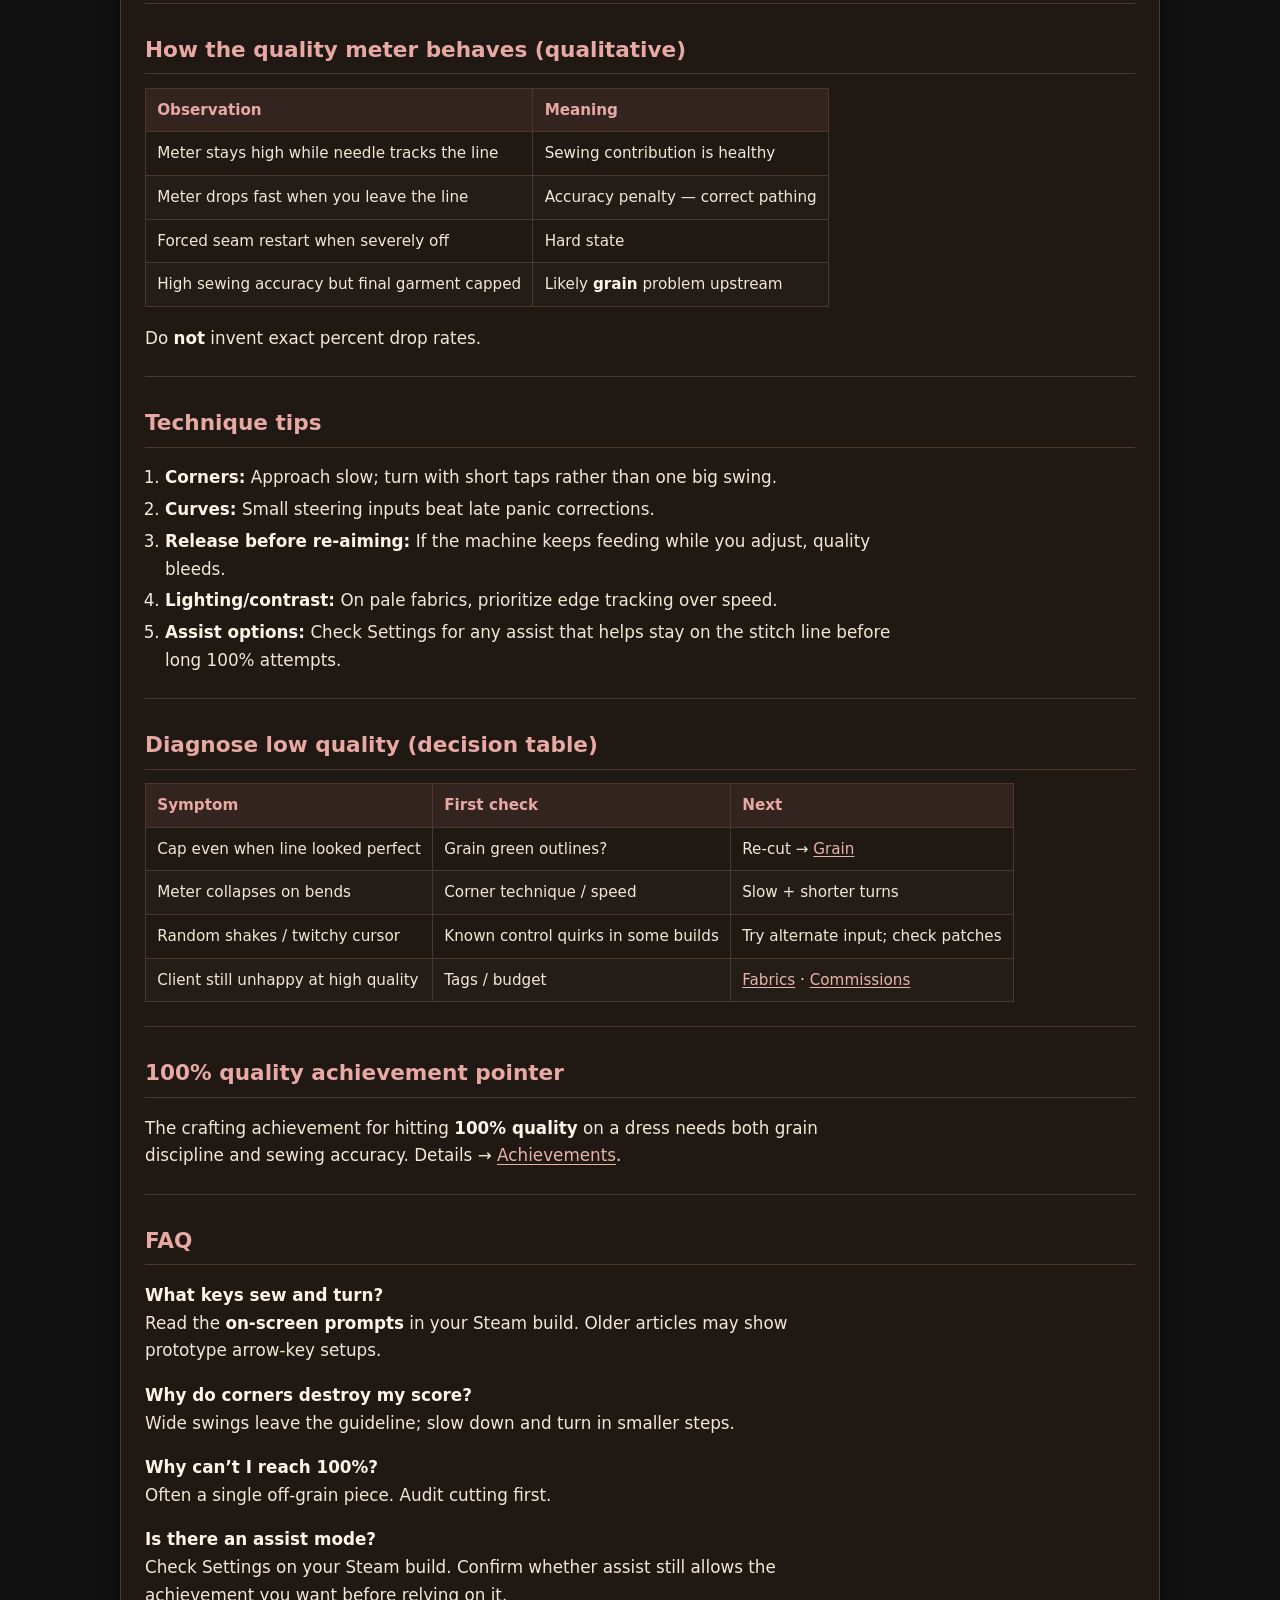
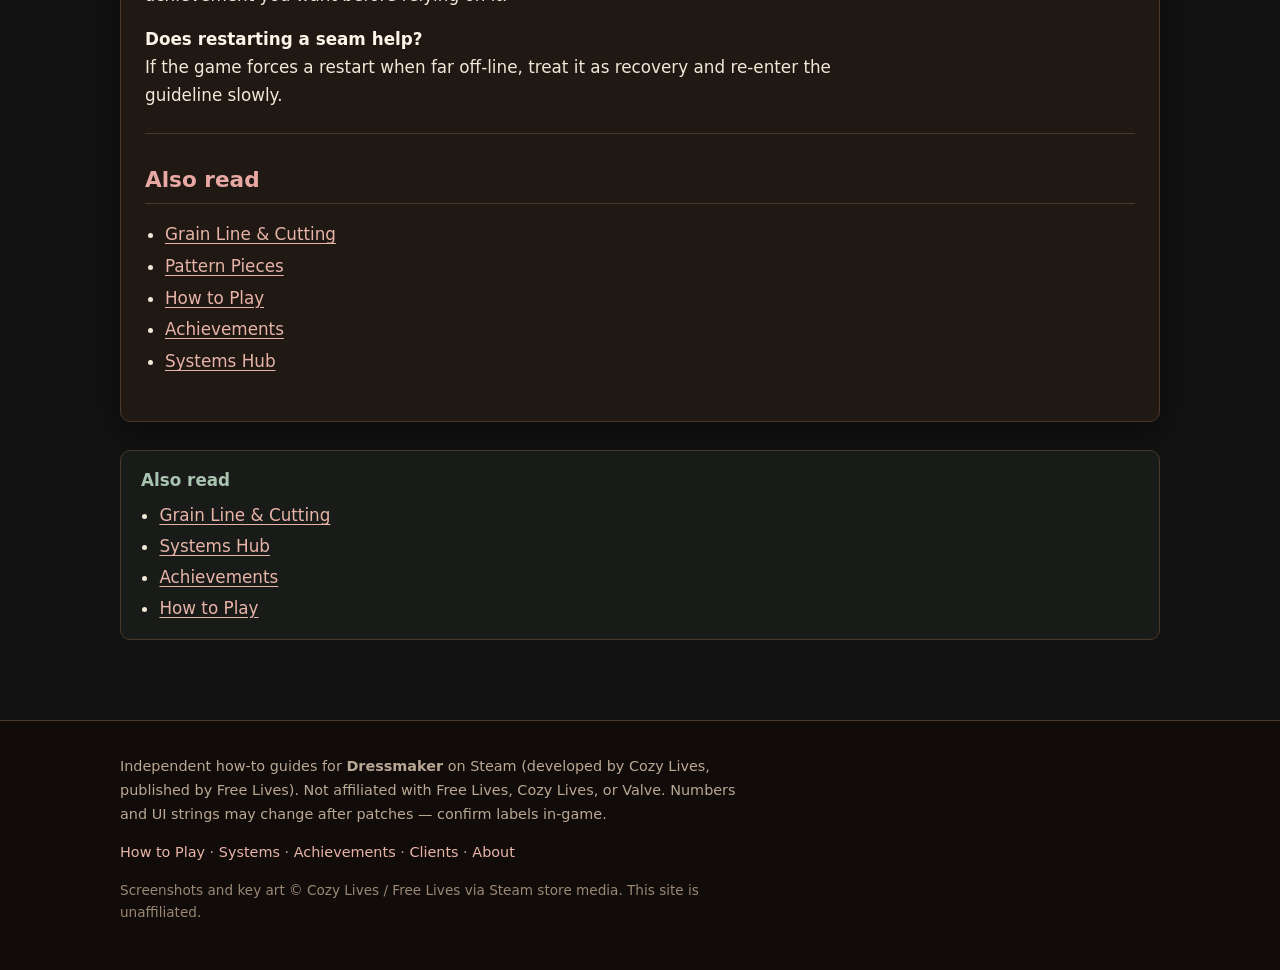
<file: dressmaker-sewing-quality/index.html>
<!DOCTYPE html>

<html lang="en">
<head>
<meta charset="utf-8"/>
<meta content="width=device-width, initial-scale=1" name="viewport"/>
<title>Dressmaker Sewing Quality Guide: Controls, Accuracy &amp; 100% Scores (Steam)</title>
<meta content="Dressmaker sewing quality guide: stay on the stitch line, trust on-screen controls, and tell sewing mistakes apart from grain caps." name="description"/>
<link href="https://dressmakerguide.world/dressmaker-sewing-quality/" rel="canonical"/>
<meta content="Dressmaker Sewing Quality Guide: Controls, Accuracy &amp; 100% Scores (Steam)" property="og:title"/>
<meta content="Dressmaker sewing quality guide: stay on the stitch line, trust on-screen controls, and tell sewing mistakes apart from grain caps." property="og:description"/>
<meta content="article" property="og:type"/>
<meta content="https://dressmakerguide.world/dressmaker-sewing-quality/" property="og:url"/>
<meta content="summary" name="twitter:card"/>
<meta content="Dressmaker Sewing Quality Guide: Controls, Accuracy &amp; 100% Scores (Steam)" name="twitter:title"/>
<meta content="Dressmaker sewing quality guide: stay on the stitch line, trust on-screen controls, and tell sewing mistakes apart from grain caps." name="twitter:description"/>
<meta content="index, follow" name="robots"/>
<link rel="icon" href="/favicon.ico" sizes="any"/>
<link rel="icon" type="image/png" sizes="32x32" href="/assets/favicon-32.png"/>
<link rel="icon" type="image/png" sizes="16x16" href="/assets/favicon-16.png"/>
<link rel="apple-touch-icon" href="/apple-touch-icon.png"/>
<link href="../assets/site.css" rel="stylesheet"/>
<script type="application/ld+json">{"@context":"https://schema.org","@type":"WebPage","name":"Dressmaker Sewing Quality Guide: Controls, Accuracy & 100% Scores (Steam)","description":"Dressmaker sewing quality guide: stay on the stitch line, trust on-screen controls, and tell sewing mistakes apart from grain caps.","url":"https://dressmakerguide.world/dressmaker-sewing-quality/","isPartOf":{"@type":"WebSite","name":"Dressmaker Guide","url":"https://dressmakerguide.world/"}}</script>
<script type="application/ld+json">{"@context":"https://schema.org","@type":"FAQPage","mainEntity":[{"@type":"Question","name":"What keys sew and turn?","acceptedAnswer":{"@type":"Answer","text":"Read the on-screen prompts in your Steam build. Older articles may show prototype arrow-key setups."}},{"@type":"Question","name":"Why do corners destroy my score?","acceptedAnswer":{"@type":"Answer","text":"Wide swings leave the guideline; slow down and turn in smaller steps."}},{"@type":"Question","name":"Why can’t I reach 100%?","acceptedAnswer":{"@type":"Answer","text":"Often a single off-grain piece. Audit cutting first."}},{"@type":"Question","name":"Is there an assist mode?","acceptedAnswer":{"@type":"Answer","text":"Check Settings on your Steam build. Confirm whether assist still allows the achievement you want before relying on it."}},{"@type":"Question","name":"Does restarting a seam help?","acceptedAnswer":{"@type":"Answer","text":"If the game forces a restart when far off-line, treat it as recovery and re-enter the guideline slowly."}}]}</script>
  <!-- Google tag (gtag.js) -->
  <script async src="https://www.googletagmanager.com/gtag/js?id=G-6XLYS569NV"></script>
  <script>
    window.dataLayer = window.dataLayer || [];
    function gtag(){dataLayer.push(arguments);}
    gtag('js', new Date());
    gtag('config', 'G-6XLYS569NV');
  </script>
</head>
<body>
<a class="skip-link" href="#main">Skip to content</a>
<header class="site-header">
<div class="header-inner">
<a class="brand" href="/">
<img class="brand-mark" src="/assets/brand-mark.png" alt="" width="34" height="34" />
<span class="brand-name">Dressmaker Guide</span>
</a>
<input aria-hidden="true" class="nav-toggle" id="nav-toggle" type="checkbox"/>
<label aria-label="Menu" class="nav-toggle-btn" for="nav-toggle"><span></span></label>
<nav aria-label="Primary" class="primary-nav">
<a href="/dressmaker-how-to-play/">How to Play</a>
<a href="/dressmaker-systems/">Systems</a>
<a href="/dressmaker-achievements/">Achievements</a>
<a href="/dressmaker-commissions-clients/">Clients</a>
<a href="/about/">About</a>
</nav>
</div>
</header>
<main class="site-main" id="main">
<article class="guide">
<nav aria-label="Breadcrumb" class="breadcrumbs">
<a href="/">Home</a>
<span aria-hidden="true" class="bc-sep">/</span>
<span aria-current="page">Sewing Quality</span>
</nav>
<h1>Dressmaker Sewing Machine &amp; Quality Guide</h1><div class="ad-slot ad-slot--mobile-banner" aria-label="Advertisement"><div class="ad-inner">
<script>
  atOptions = {
    'key' : '7dc2a7d8d0ec49631918a07e4b0a8697',
    'format' : 'iframe',
    'height' : 50,
    'width' : 320,
    'params' : {}
  };
</script>
<script src="https://www.highrevenueformat.com/7dc2a7d8d0ec49631918a07e4b0a8697/invoke.js"></script>
</div></div><figure class="scene-figure">
<img alt="Close-up of Dressmaker sewing machine feeding green patterned fabric along a dashed stitch guideline with a 100% quality gauge" decoding="async" height="1080" loading="eager" src="/assets/media/ss-sewing-machine.jpg" width="1920"/>
<figcaption>Sewing feed — stay on the guideline; the gauge shows stitch accuracy.</figcaption>
</figure>
<p>This guide covers <strong>Dressmaker</strong>’s sewing machine on Steam: how to stay on the stitch line, what controls to trust, and how to tell sewing mistakes apart from <strong>grain caps</strong>.</p>
<p><strong>Disambiguation:</strong> Game sewing UI — not a hardware Dressmaker sewing-machine manual.</p>
<hr/>
<h2>TL;DR — Stitch line + grain together</h2>
<ol>
<li>Confirm every piece was cut with a <strong>green outline</strong> → <a href="/dressmaker-grain-line-cutting/">Grain</a>.</li>
<li>Follow the <strong>dotted / guideline</strong> on the sewing screen.</li>
<li>Use <strong>on-screen prompts in your build</strong> for feed / turn / speed (do not memorize outdated key lists).</li>
<li>Slow down on curves; release feed before sharp adjustments.</li>
<li>If accuracy looks fine but score is stuck, it’s probably grain — not more sewing practice.</li>
</ol>
<hr/><div class="ad-slot ad-slot--native" aria-label="Advertisement"><div class="ad-inner">
<script async="async" data-cfasync="false" src="https://pl31557993.profitableratecpmnetwork.com/eead7edb0b6cac25b1589072ec5f826d/invoke.js"></script>
<div id="container-eead7edb0b6cac25b1589072ec5f826d"></div>
</div></div>
<h2>Controls cheat sheet</h2>
<table>
<thead>
<tr>
<th>Action</th>
<th>Typical prompts</th>
<th>Notes</th>
</tr>
</thead>
<tbody>
<tr>
<td>Feed / sew forward</td>
<td>Space (often)</td>
<td>Hold to advance fabric</td>
</tr>
<tr>
<td>Turn / rotate</td>
<td>A/D or ←/→</td>
<td>Cornering</td>
</tr>
<tr>
<td>Speed change</td>
<td>W/S (press-kit era)</td>
<td>Confirm labels on your HUD</td>
</tr>
<tr>
<td>Stop to adjust</td>
<td>Release feed</td>
<td>Don’t steer while still feeding hard</td>
</tr>
</tbody>
</table>
<p>Always prefer the <strong>HUD prompt</strong> over any guide’s key table after a patch.</p><div class="ad-slot ad-slot--mpu" aria-label="Advertisement"><div class="ad-inner">
<script>
  atOptions = {
    'key' : 'eb35e300da79fde0daa15b8e6d901dbc',
    'format' : 'iframe',
    'height' : 250,
    'width' : 300,
    'params' : {}
  };
</script>
<script src="https://www.highrevenueformat.com/eb35e300da79fde0daa15b8e6d901dbc/invoke.js"></script>
</div></div>
<hr/>
<h2>How the quality meter behaves (qualitative)</h2>
<table>
<thead>
<tr>
<th>Observation</th>
<th>Meaning</th>
</tr>
</thead>
<tbody>
<tr>
<td>Meter stays high while needle tracks the line</td>
<td>Sewing contribution is healthy</td>
</tr>
<tr>
<td>Meter drops fast when you leave the line</td>
<td>Accuracy penalty — correct pathing</td>
</tr>
<tr>
<td>Forced seam restart when severely off</td>
<td>Hard state</td>
</tr>
<tr>
<td>High sewing accuracy but final garment capped</td>
<td>Likely <strong>grain</strong> problem upstream</td>
</tr>
</tbody>
</table>
<p>Do <strong>not</strong> invent exact percent drop rates.</p>
<hr/>
<h2>Technique tips</h2>
<ol>
<li><strong>Corners:</strong> Approach slow; turn with short taps rather than one big swing.</li>
<li><strong>Curves:</strong> Small steering inputs beat late panic corrections.</li>
<li><strong>Release before re-aiming:</strong> If the machine keeps feeding while you adjust, quality bleeds.</li>
<li><strong>Lighting/contrast:</strong> On pale fabrics, prioritize edge tracking over speed.</li>
<li><strong>Assist options:</strong> Check Settings for any assist that helps stay on the stitch line before long 100% attempts.</li>
</ol>
<hr/>
<h2>Diagnose low quality (decision table)</h2>
<table>
<thead>
<tr>
<th>Symptom</th>
<th>First check</th>
<th>Next</th>
</tr>
</thead>
<tbody>
<tr>
<td>Cap even when line looked perfect</td>
<td>Grain green outlines?</td>
<td>Re-cut → <a href="/dressmaker-grain-line-cutting/">Grain</a></td>
</tr>
<tr>
<td>Meter collapses on bends</td>
<td>Corner technique / speed</td>
<td>Slow + shorter turns</td>
</tr>
<tr>
<td>Random shakes / twitchy cursor</td>
<td>Known control quirks in some builds</td>
<td>Try alternate input; check patches</td>
</tr>
<tr>
<td>Client still unhappy at high quality</td>
<td>Tags / budget</td>
<td><a href="/dressmaker-fabrics-style-tags/">Fabrics</a> · <a href="/dressmaker-commissions-clients/">Commissions</a></td>
</tr>
</tbody>
</table>
<hr/>
<h2>100% quality achievement pointer</h2>
<p>The crafting achievement for hitting <strong>100% quality</strong> on a dress needs both grain discipline and sewing accuracy. Details → <a href="/dressmaker-achievements/">Achievements</a>.</p>
<hr/>
<h2>FAQ</h2>
<p><strong>What keys sew and turn?</strong><br/>
Read the <strong>on-screen prompts</strong> in your Steam build. Older articles may show prototype arrow-key setups.</p>
<p><strong>Why do corners destroy my score?</strong><br/>
Wide swings leave the guideline; slow down and turn in smaller steps.</p>
<p><strong>Why can’t I reach 100%?</strong><br/>
Often a single off-grain piece. Audit cutting first.</p>
<p><strong>Is there an assist mode?</strong><br/>
Check Settings on your Steam build. Confirm whether assist still allows the achievement you want before relying on it.</p>
<p><strong>Does restarting a seam help?</strong><br/>
If the game forces a restart when far off-line, treat it as recovery and re-enter the guideline slowly.</p>
<hr/>
<h2>Also read</h2>
<ul>
<li><a href="/dressmaker-grain-line-cutting/">Grain Line &amp; Cutting</a></li>
<li><a href="/dressmaker-pattern-pieces/">Pattern Pieces</a></li>
<li><a href="/dressmaker-how-to-play/">How to Play</a></li>
<li><a href="/dressmaker-achievements/">Achievements</a></li>
<li><a href="/dressmaker-systems/">Systems Hub</a></li>
</ul>
</article>
<aside aria-label="Also read" class="related">
<h2 class="related-title">Also read</h2>
<ul>
<li><a href="/dressmaker-grain-line-cutting/">Grain Line &amp; Cutting</a></li>
<li><a href="/dressmaker-systems/">Systems Hub</a></li>
<li><a href="/dressmaker-achievements/">Achievements</a></li>
<li><a href="/dressmaker-how-to-play/">How to Play</a></li>
</ul>
</aside>
</main>
<footer class="site-footer">
<div class="footer-inner">
<p class="footer-disclaimer">
        Independent how-to guides for <strong>Dressmaker</strong> on Steam
        (developed by Cozy Lives, published by Free Lives).
        Not affiliated with Free Lives, Cozy Lives, or Valve.
        Numbers and UI strings may change after patches — confirm labels in-game.
      </p>
<p class="footer-links">
<a href="/dressmaker-how-to-play/">How to Play</a> ·
        <a href="/dressmaker-systems/">Systems</a> ·
        <a href="/dressmaker-achievements/">Achievements</a> ·
        <a href="/dressmaker-commissions-clients/">Clients</a> ·
        <a href="/about/">About</a>
</p>
<p class="footer-media">Screenshots and key art © Cozy Lives / Free Lives via Steam store media. This site is unaffiliated.</p>
</div>
</footer>
</body>
</html>
</file>
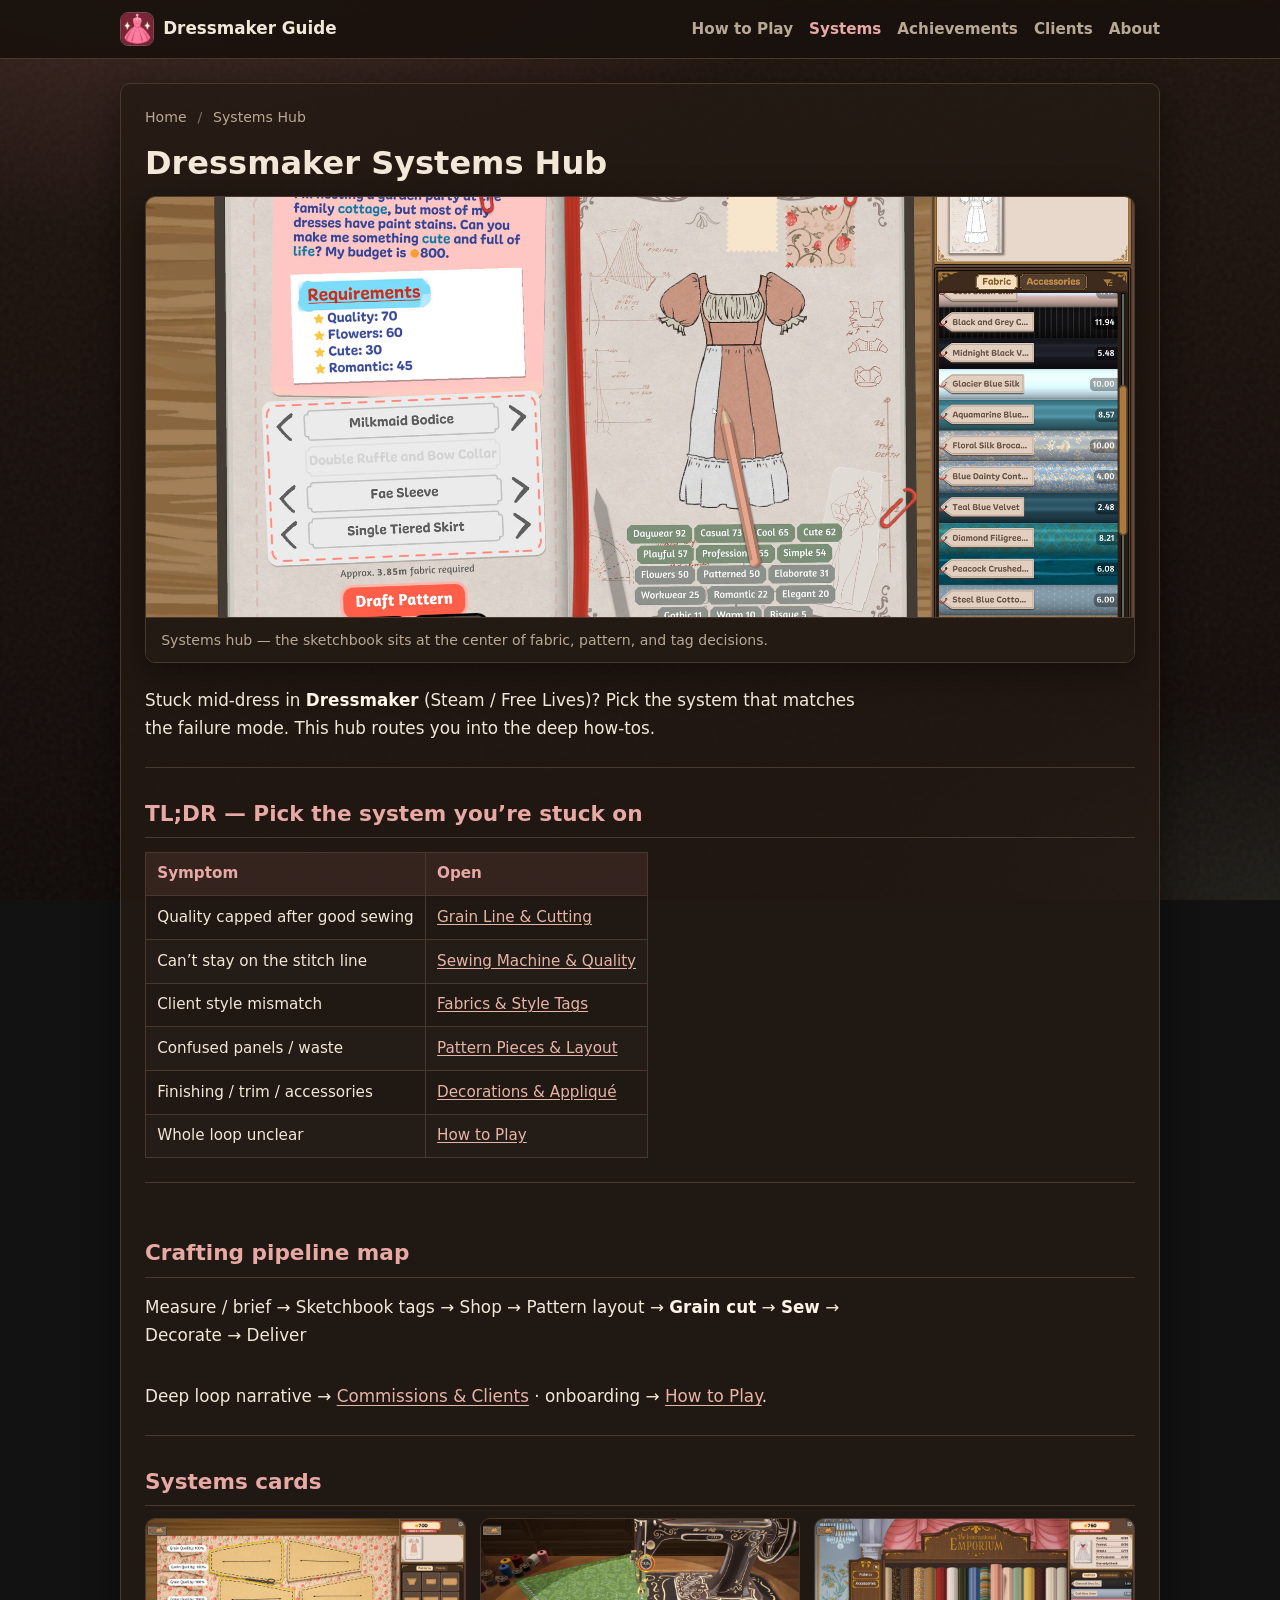
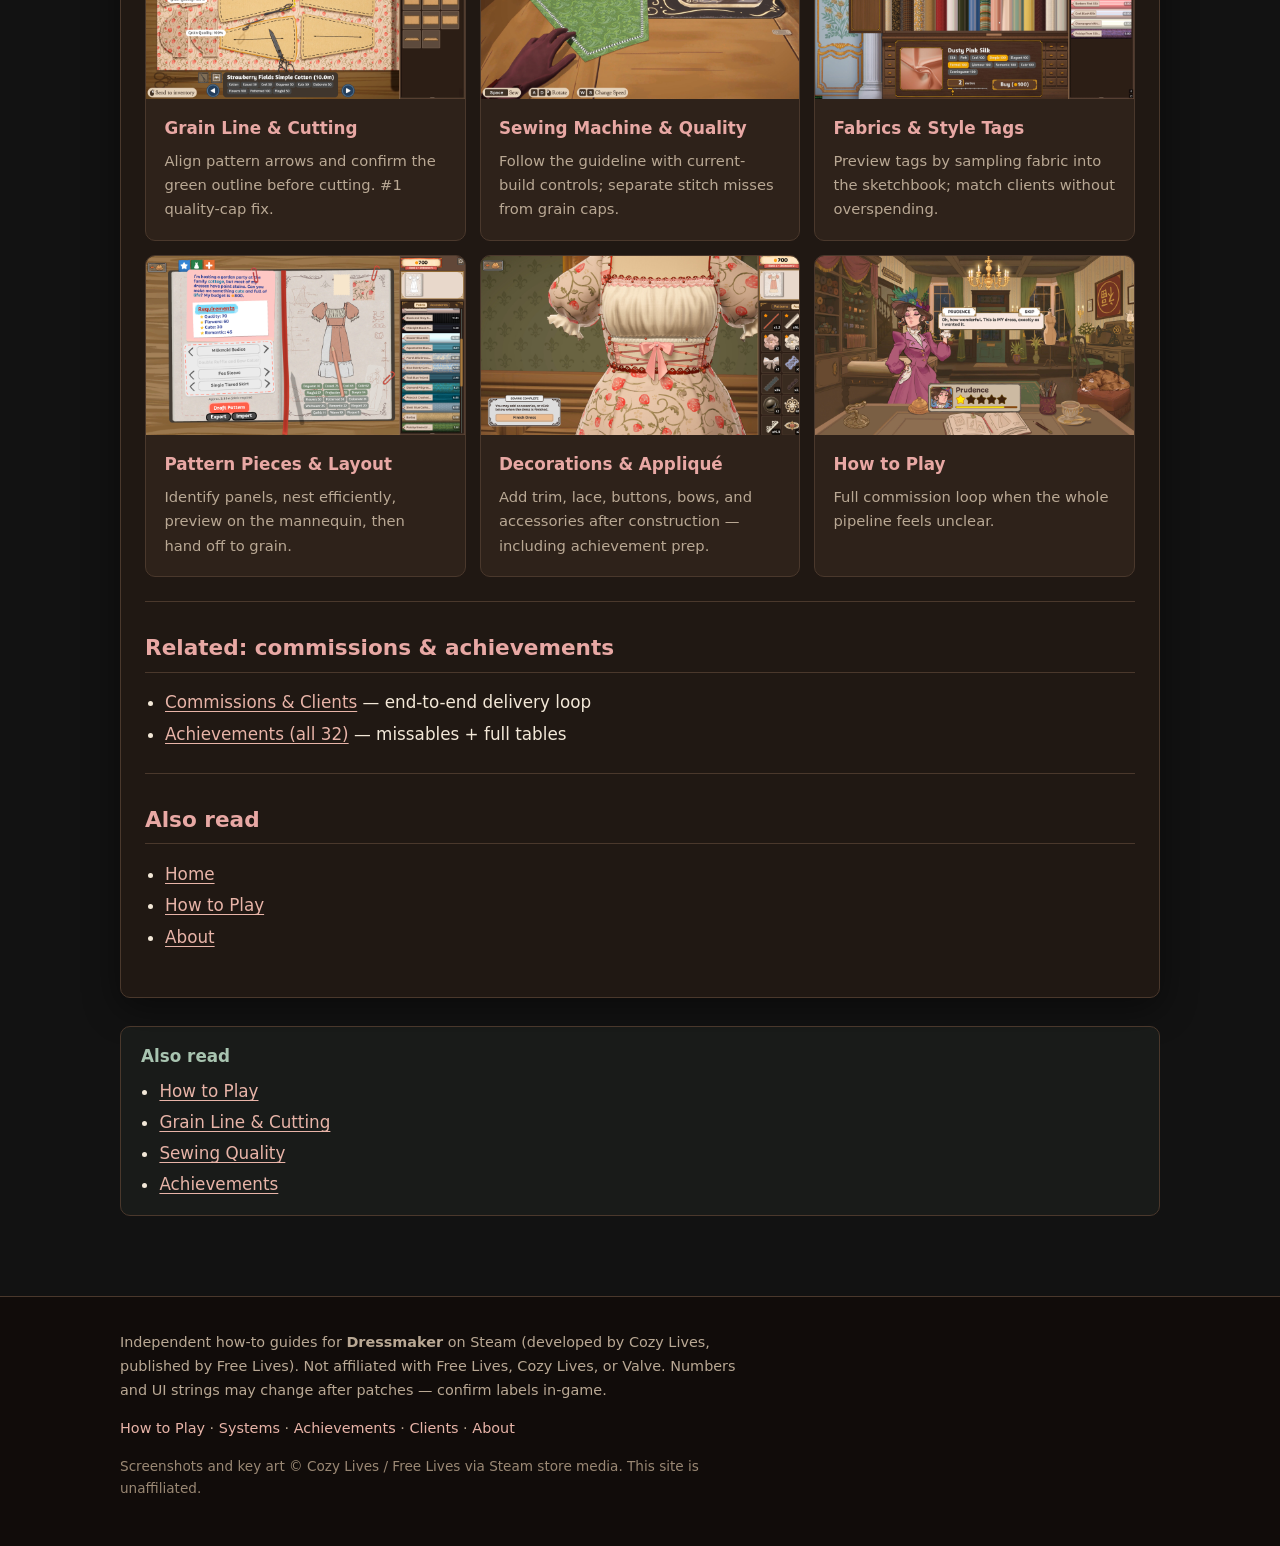
<file: dressmaker-systems/index.html>
<!DOCTYPE html>

<html lang="en">
<head>
<meta charset="utf-8"/>
<meta content="width=device-width, initial-scale=1" name="viewport"/>
<title>Dressmaker Systems Guide: Grain, Sewing, Fabrics &amp; More (Steam)</title>
<meta content="Dressmaker systems hub: grain line, sewing quality, fabrics &amp; style tags, pattern pieces, and decorations — pick the system that matches your failure mode." name="description"/>
<link href="https://dressmakerguide.world/dressmaker-systems/" rel="canonical"/>
<meta content="Dressmaker Systems Guide: Grain, Sewing, Fabrics &amp; More (Steam)" property="og:title"/>
<meta content="Dressmaker systems hub: grain line, sewing quality, fabrics &amp; style tags, pattern pieces, and decorations — pick the system that matches your failure mode." property="og:description"/>
<meta content="article" property="og:type"/>
<meta content="https://dressmakerguide.world/dressmaker-systems/" property="og:url"/>
<meta content="summary" name="twitter:card"/>
<meta content="Dressmaker Systems Guide: Grain, Sewing, Fabrics &amp; More (Steam)" name="twitter:title"/>
<meta content="Dressmaker systems hub: grain line, sewing quality, fabrics &amp; style tags, pattern pieces, and decorations — pick the system that matches your failure mode." name="twitter:description"/>
<meta content="index, follow" name="robots"/>
<link rel="icon" href="/favicon.ico" sizes="any"/>
<link rel="icon" type="image/png" sizes="32x32" href="/assets/favicon-32.png"/>
<link rel="icon" type="image/png" sizes="16x16" href="/assets/favicon-16.png"/>
<link rel="apple-touch-icon" href="/apple-touch-icon.png"/>
<link href="../assets/site.css" rel="stylesheet"/>
<script type="application/ld+json">{"@context":"https://schema.org","@type":"WebPage","name":"Dressmaker Systems Guide: Grain, Sewing, Fabrics & More (Steam)","description":"Dressmaker systems hub: grain line, sewing quality, fabrics & style tags, pattern pieces, and decorations — pick the system that matches your failure mode.","url":"https://dressmakerguide.world/dressmaker-systems/","isPartOf":{"@type":"WebSite","name":"Dressmaker Guide","url":"https://dressmakerguide.world/"}}</script>
  <!-- Google tag (gtag.js) -->
  <script async src="https://www.googletagmanager.com/gtag/js?id=G-6XLYS569NV"></script>
  <script>
    window.dataLayer = window.dataLayer || [];
    function gtag(){dataLayer.push(arguments);}
    gtag('js', new Date());
    gtag('config', 'G-6XLYS569NV');
  </script>
</head>
<body>
<a class="skip-link" href="#main">Skip to content</a>
<header class="site-header">
<div class="header-inner">
<a class="brand" href="/">
<img class="brand-mark" src="/assets/brand-mark.png" alt="" width="34" height="34" />
<span class="brand-name">Dressmaker Guide</span>
</a>
<input aria-hidden="true" class="nav-toggle" id="nav-toggle" type="checkbox"/>
<label aria-label="Menu" class="nav-toggle-btn" for="nav-toggle"><span></span></label>
<nav aria-label="Primary" class="primary-nav">
<a href="/dressmaker-how-to-play/">How to Play</a>
<a aria-current="page" class="is-active" href="/dressmaker-systems/">Systems</a>
<a href="/dressmaker-achievements/">Achievements</a>
<a href="/dressmaker-commissions-clients/">Clients</a>
<a href="/about/">About</a>
</nav>
</div>
</header>
<main class="site-main" id="main">
<article class="guide">
<nav aria-label="Breadcrumb" class="breadcrumbs">
<a href="/">Home</a>
<span aria-hidden="true" class="bc-sep">/</span>
<span aria-current="page">Systems Hub</span>
</nav>
<h1>Dressmaker Systems Hub</h1><div class="ad-slot ad-slot--mobile-banner" aria-label="Advertisement"><div class="ad-inner">
<script>
  atOptions = {
    'key' : '7dc2a7d8d0ec49631918a07e4b0a8697',
    'format' : 'iframe',
    'height' : 50,
    'width' : 320,
    'params' : {}
  };
</script>
<script src="https://www.highrevenueformat.com/7dc2a7d8d0ec49631918a07e4b0a8697/invoke.js"></script>
</div></div><figure class="scene-figure">
<img alt="Dressmaker sketchbook with garden-party brief, pattern selectors, and fabric swatches" decoding="async" height="1080" loading="eager" src="/assets/media/ss-sketchbook.jpg" width="1920"/>
<figcaption>Systems hub — the sketchbook sits at the center of fabric, pattern, and tag decisions.</figcaption>
</figure>
<p>Stuck mid-dress in <strong>Dressmaker</strong> (Steam / Free Lives)? Pick the system that matches the failure mode. This hub routes you into the deep how-tos.</p>
<hr/>
<h2>TL;DR — Pick the system you’re stuck on</h2>
<table>
<thead>
<tr>
<th>Symptom</th>
<th>Open</th>
</tr>
</thead>
<tbody>
<tr>
<td>Quality capped after good sewing</td>
<td><a href="/dressmaker-grain-line-cutting/">Grain Line &amp; Cutting</a></td>
</tr>
<tr>
<td>Can’t stay on the stitch line</td>
<td><a href="/dressmaker-sewing-quality/">Sewing Machine &amp; Quality</a></td>
</tr>
<tr>
<td>Client style mismatch</td>
<td><a href="/dressmaker-fabrics-style-tags/">Fabrics &amp; Style Tags</a></td>
</tr>
<tr>
<td>Confused panels / waste</td>
<td><a href="/dressmaker-pattern-pieces/">Pattern Pieces &amp; Layout</a></td>
</tr>
<tr>
<td>Finishing / trim / accessories</td>
<td><a href="/dressmaker-decorations-applique/">Decorations &amp; Appliqué</a></td>
</tr>
<tr>
<td>Whole loop unclear</td>
<td><a href="/dressmaker-how-to-play/">How to Play</a></td>
</tr>
</tbody>
</table>
<hr/><div class="ad-slot ad-slot--native" aria-label="Advertisement"><div class="ad-inner">
<script async="async" data-cfasync="false" src="https://pl31557993.profitableratecpmnetwork.com/eead7edb0b6cac25b1589072ec5f826d/invoke.js"></script>
<div id="container-eead7edb0b6cac25b1589072ec5f826d"></div>
</div></div>
<h2>Crafting pipeline map</h2>
<p>Measure / brief → Sketchbook tags → Shop → Pattern layout → <strong>Grain cut</strong> → <strong>Sew</strong> → Decorate → Deliver</p><div class="ad-slot ad-slot--mpu" aria-label="Advertisement"><div class="ad-inner">
<script>
  atOptions = {
    'key' : 'eb35e300da79fde0daa15b8e6d901dbc',
    'format' : 'iframe',
    'height' : 250,
    'width' : 300,
    'params' : {}
  };
</script>
<script src="https://www.highrevenueformat.com/eb35e300da79fde0daa15b8e6d901dbc/invoke.js"></script>
</div></div>
<p>Deep loop narrative → <a href="/dressmaker-commissions-clients/">Commissions &amp; Clients</a> · onboarding → <a href="/dressmaker-how-to-play/">How to Play</a>.</p>
<hr/>
<h2>Systems cards</h2><div class="card-grid"><a class="card" href="/dressmaker-grain-line-cutting/"><span class="card-thumb"><img alt="" height="360" loading="lazy" src="/assets/media/ss-cutting-table.jpg" width="640"/></span><span class="card-body"><h3>Grain Line &amp; Cutting</h3><p>Align pattern arrows and confirm the green outline before cutting. #1 quality-cap fix.</p></span></a><a class="card" href="/dressmaker-sewing-quality/"><span class="card-thumb"><img alt="" height="360" loading="lazy" src="/assets/media/ss-sewing-machine.jpg" width="640"/></span><span class="card-body"><h3>Sewing Machine &amp; Quality</h3><p>Follow the guideline with current-build controls; separate stitch misses from grain caps.</p></span></a><a class="card" href="/dressmaker-fabrics-style-tags/"><span class="card-thumb"><img alt="" height="360" loading="lazy" src="/assets/media/ss-fabric-shop.jpg" width="640"/></span><span class="card-body"><h3>Fabrics &amp; Style Tags</h3><p>Preview tags by sampling fabric into the sketchbook; match clients without overspending.</p></span></a><a class="card" href="/dressmaker-pattern-pieces/"><span class="card-thumb"><img alt="" height="360" loading="lazy" src="/assets/media/ss-sketchbook.jpg" width="640"/></span><span class="card-body"><h3>Pattern Pieces &amp; Layout</h3><p>Identify panels, nest efficiently, preview on the mannequin, then hand off to grain.</p></span></a><a class="card" href="/dressmaker-decorations-applique/"><span class="card-thumb"><img alt="" height="360" loading="lazy" src="/assets/media/ss-decorations.jpg" width="640"/></span><span class="card-body"><h3>Decorations &amp; Appliqué</h3><p>Add trim, lace, buttons, bows, and accessories after construction — including achievement prep.</p></span></a><a class="card" href="/dressmaker-how-to-play/"><span class="card-thumb"><img alt="" height="360" loading="lazy" src="/assets/media/ss-atelier-client.jpg" width="640"/></span><span class="card-body"><h3>How to Play</h3><p>Full commission loop when the whole pipeline feels unclear.</p></span></a></div><hr/>
<h2>Related: commissions &amp; achievements</h2>
<ul>
<li><a href="/dressmaker-commissions-clients/">Commissions &amp; Clients</a> — end-to-end delivery loop</li>
<li><a href="/dressmaker-achievements/">Achievements (all 32)</a> — missables + full tables</li>
</ul>
<hr/>
<h2>Also read</h2>
<ul>
<li><a href="/">Home</a></li>
<li><a href="/dressmaker-how-to-play/">How to Play</a></li>
<li><a href="/about/">About</a></li>
</ul>
</article>
<aside aria-label="Also read" class="related">
<h2 class="related-title">Also read</h2>
<ul>
<li><a href="/dressmaker-how-to-play/">How to Play</a></li>
<li><a href="/dressmaker-grain-line-cutting/">Grain Line &amp; Cutting</a></li>
<li><a href="/dressmaker-sewing-quality/">Sewing Quality</a></li>
<li><a href="/dressmaker-achievements/">Achievements</a></li>
</ul>
</aside>
</main>
<footer class="site-footer">
<div class="footer-inner">
<p class="footer-disclaimer">
        Independent how-to guides for <strong>Dressmaker</strong> on Steam
        (developed by Cozy Lives, published by Free Lives).
        Not affiliated with Free Lives, Cozy Lives, or Valve.
        Numbers and UI strings may change after patches — confirm labels in-game.
      </p>
<p class="footer-links">
<a href="/dressmaker-how-to-play/">How to Play</a> ·
        <a href="/dressmaker-systems/">Systems</a> ·
        <a href="/dressmaker-achievements/">Achievements</a> ·
        <a href="/dressmaker-commissions-clients/">Clients</a> ·
        <a href="/about/">About</a>
</p>
<p class="footer-media">Screenshots and key art © Cozy Lives / Free Lives via Steam store media. This site is unaffiliated.</p>
</div>
</footer>
</body>
</html>
</file>
<file: assets/site.css>
/* Dressmaker Guide — cozy sewing atelier chrome (sampled from Steam media) */
:root {
  color-scheme: dark;
  --font: system-ui, -apple-system, "Segoe UI", Roboto, "Helvetica Neue", Arial, sans-serif;
  --mono: ui-monospace, "SF Mono", Consolas, monospace;
  /* Warm wood atelier night */
  --bg: #1a120e;
  --bg-elev: #241a14;
  --surface: #2e221a;
  /* Cream / linen text */
  --text: #f3e8d8;
  --muted: #b9a894;
  /* Wood trim */
  --border: #4a382c;
  /* Dusty rose / coral fabric */
  --accent: #c4787a;
  --accent-soft: #e8a8a4;
  /* Soft sage / plant / thread */
  --thread: #6f8f78;
  --thread-hot: #a8c4b0;
  /* Soft gold / brass / pin */
  --pin: #d4a84b;
  --gold: #c9a86c;
  --link: #e8b4a8;
  --link-hover: #ffd4c8;
  --radius: 10px;
  --wide: 1080px;
  --pad: 1.25rem;
  --header-h: 3.5rem;
  --shadow: 0 10px 36px rgba(0, 0, 0, 0.45);
}

*, *::before, *::after { box-sizing: border-box; }
html { scroll-behavior: smooth; }

body {
  margin: 0;
  font-family: var(--font);
  font-size: 1.05rem;
  line-height: 1.65;
  color: var(--text);
  background:
    radial-gradient(ellipse 100% 70% at 12% -10%, rgba(196, 120, 122, 0.22), transparent 52%),
    radial-gradient(ellipse 80% 50% at 100% 100%, rgba(111, 143, 120, 0.14), transparent 45%),
    linear-gradient(180deg, #221610 0%, var(--bg) 42%, #120c0a 100%);
  background-attachment: fixed;
  min-height: 100vh;
  -webkit-font-smoothing: antialiased;
}

/* soft linen grain */
body::before {
  content: "";
  position: fixed;
  inset: 0;
  pointer-events: none;
  z-index: 0;
  opacity: 0.04;
  background-image: url("data:image/svg+xml,%3Csvg viewBox='0 0 200 200' xmlns='http://www.w3.org/2000/svg'%3E%3Cfilter id='n'%3E%3CfeTurbulence type='fractalNoise' baseFrequency='0.85' numOctaves='4' stitchTiles='stitch'/%3E%3C/filter%3E%3Crect width='100%25' height='100%25' filter='url(%23n)'/%3E%3C/svg%3E");
}
body > * { position: relative; z-index: 1; }

a { color: var(--link); text-underline-offset: 0.15em; }
a:hover { color: var(--link-hover); }

.visually-hidden {
  position: absolute; width: 1px; height: 1px; padding: 0; margin: -1px;
  overflow: hidden; clip: rect(0,0,0,0); white-space: nowrap; border: 0;
}

.skip-link {
  position: absolute; left: 0.75rem; top: -3rem; z-index: 100;
  padding: 0.5rem 0.85rem; background: var(--pin); color: #1a1008;
  font-weight: 700; text-decoration: none; border-radius: 4px;
}
.skip-link:focus { top: 0.75rem; }

.site-header {
  position: sticky; top: 0; z-index: 50;
  background: rgba(26, 18, 14, 0.92);
  border-bottom: 1px solid var(--border);
  backdrop-filter: blur(10px);
}
.header-inner {
  max-width: var(--wide);
  margin: 0 auto;
  padding: 0.75rem var(--pad);
  display: flex; align-items: center; gap: 1rem; flex-wrap: wrap;
}
.brand {
  display: inline-flex; align-items: center; gap: 0.55rem;
  text-decoration: none; color: var(--text); font-weight: 700;
}
img.brand-mark {
  width: 2.15rem; height: 2.15rem; border-radius: 8px;
  display: block; object-fit: cover;
  border: 1px solid #7a4a52;
}
.brand-mark {
  display: inline-grid; place-items: center;
  width: 2.15rem; height: 2.15rem; border-radius: 8px;
  overflow: hidden;
  background: linear-gradient(145deg, #6a3a42, #2a1820);
  color: var(--accent-soft); font-size: 0.72rem; letter-spacing: 0.04em;
  border: 1px solid #7a4a52; font-weight: 800;
}
.brand-mark img {
  width: 100%; height: 100%; object-fit: cover; display: block;
}
.brand-name { font-size: 1.05rem; }

.primary-nav {
  display: flex; flex-wrap: wrap; gap: 0.35rem 1rem;
  margin-left: auto;
}
.primary-nav a {
  color: var(--muted); text-decoration: none; font-weight: 600; font-size: 0.95rem;
}
.primary-nav a:hover, .primary-nav a.is-active { color: var(--accent-soft); }

/* Checkbox kept visually hidden so :checked ~ .primary-nav works */
.nav-toggle {
  position: absolute;
  width: 1px; height: 1px; padding: 0; margin: -1px;
  overflow: hidden; clip: rect(0, 0, 0, 0);
  white-space: nowrap; border: 0; opacity: 0;
}
.nav-toggle-btn {
  display: none;
  margin-left: auto;
  cursor: pointer;
  width: 2.5rem; height: 2.5rem;
  padding: 0;
  border: 1px solid var(--border);
  border-radius: 8px;
  background: var(--surface);
  align-items: center;
  justify-content: center;
  flex-shrink: 0;
}
.nav-toggle-btn span,
.nav-toggle-btn span::before,
.nav-toggle-btn span::after {
  display: block; width: 1.15rem; height: 2px;
  background: var(--text); border-radius: 1px;
  position: relative;
}
.nav-toggle-btn span::before,
.nav-toggle-btn span::after {
  content: ""; position: absolute; left: 0;
}
.nav-toggle-btn span::before { top: -6px; }
.nav-toggle-btn span::after { top: 6px; }

@media (max-width: 720px) {
  .header-inner {
    flex-wrap: wrap;
    align-items: center;
  }
  .brand { flex: 0 1 auto; min-width: 0; }
  .nav-toggle-btn { display: inline-flex; margin-left: auto; }
  .primary-nav {
    display: none;
    order: 3;
    flex-direction: column;
    flex-basis: 100%;
    width: 100%;
    max-width: 100%;
    margin-left: 0;
    margin-right: 0;
    gap: 0;
    padding: 0.35rem 0 0.5rem;
    border-top: 1px solid var(--border);
    background: var(--bg-elev);
    border-radius: 0 0 var(--radius) var(--radius);
  }
  .primary-nav a {
    display: block;
    width: 100%;
    padding: 0.85rem var(--pad);
    border-bottom: 1px solid var(--border);
    border-radius: 0;
  }
  .primary-nav a:last-child { border-bottom: none; }
  .primary-nav a:hover { background: var(--surface); }
  .nav-toggle:checked ~ .primary-nav { display: flex; }
  .scene-figure img { max-height: 260px; }
}


.site-main {
  max-width: var(--wide);
  margin: 0 auto;
  padding: 1.5rem var(--pad) 3rem;
}

.breadcrumbs {
  font-size: 0.88rem;
  color: var(--muted);
  margin-bottom: 0.85rem;
}
.breadcrumbs a { color: var(--muted); text-decoration: none; }
.breadcrumbs a:hover { color: var(--link); }
.bc-sep { margin: 0 0.4rem; opacity: 0.6; }

.guide {
  background: rgba(36, 26, 20, 0.78);
  border: 1px solid var(--border);
  border-radius: var(--radius);
  padding: 1.35rem 1.5rem 1.75rem;
  box-shadow: var(--shadow);
}
.guide h1 {
  margin: 0 0 0.85rem;
  font-size: clamp(1.55rem, 3vw, 2rem);
  line-height: 1.25;
  color: var(--text);
}
.guide h2 {
  margin: 1.75rem 0 0.75rem;
  font-size: 1.35rem;
  color: var(--accent-soft);
  border-bottom: 1px solid var(--border);
  padding-bottom: 0.35rem;
}
.guide h3 {
  margin: 1.35rem 0 0.5rem;
  font-size: 1.12rem;
  color: var(--thread-hot);
}
.guide p, .guide li { color: var(--text); max-width: 68ch; }
.guide ul, .guide ol { padding-left: 1.25rem; }
.guide li + li { margin-top: 0.25rem; }
.guide strong { color: #fff4e8; }

.guide table {
  width: 100%;
  border-collapse: collapse;
  margin: 0.85rem 0 1.1rem;
  font-size: 0.95rem;
  overflow-x: auto;
  display: block;
}
.guide thead { background: rgba(196, 120, 122, 0.12); }
.guide th, .guide td {
  border: 1px solid var(--border);
  padding: 0.55rem 0.7rem;
  text-align: left;
  vertical-align: top;
  min-width: 6rem;
}
.guide th { color: var(--accent-soft); font-weight: 700; }
.guide tr:nth-child(even) td { background: rgba(255,255,255,0.02); }

.guide hr {
  border: 0;
  border-top: 1px solid var(--border);
  margin: 1.5rem 0;
}
.guide blockquote {
  margin: 1rem 0;
  padding: 0.65rem 1rem;
  border-left: 3px solid var(--accent);
  background: rgba(196, 120, 122, 0.08);
  color: var(--muted);
}

/* —— Scene figure —— */
.scene-figure {
  margin: 0 0 1.5rem;
  border: 1px solid var(--border);
  border-radius: 10px;
  overflow: hidden;
  background: #120c0a;
  box-shadow: var(--shadow);
}
.scene-figure img {
  width: 100%; height: auto; max-height: 420px;
  object-fit: cover; object-position: center;
  display: block;
}
.scene-figure figcaption {
  margin: 0;
  padding: 0.65rem 0.95rem;
  font-size: 0.88rem;
  color: var(--muted);
  background: var(--bg-elev);
  border-top: 1px solid var(--border);
}

.section-title {
  margin: 2rem 0 1rem;
  font-size: 1.35rem;
  color: var(--pin);
}

/* Card grid with thumbs */
.card-grid, .start-grid {
  display: grid;
  grid-template-columns: repeat(auto-fill, minmax(240px, 1fr));
  gap: 0.85rem;
}
.card, .start-card {
  display: block;
  text-decoration: none;
  color: inherit;
  background: var(--surface);
  border: 1px solid var(--border);
  border-radius: var(--radius);
  padding: 0;
  overflow: hidden;
  transition: border-color 0.15s, transform 0.15s;
}
.card:hover, .start-card:hover {
  border-color: var(--accent);
  transform: translateY(-2px);
  color: inherit;
}
.card-thumb {
  display: block;
  aspect-ratio: 16 / 9;
  overflow: hidden;
  background: #120c0a;
}
.card-thumb img {
  width: 100%; height: 100%;
  object-fit: cover; display: block;
}
.card-body, .start-card .card-body {
  display: block;
  padding: 1rem 1.15rem 1.15rem;
}
.start-card h3, .card h3 {
  margin: 0 0 0.4rem;
  font-size: 1.05rem;
  color: var(--accent-soft);
}
.start-card p, .card p {
  margin: 0;
  font-size: 0.92rem;
  color: var(--muted);
}
/* legacy start-card without thumb still pads */
.start-card:not(:has(.card-thumb)) {
  padding: 1rem 1.1rem;
}

.related {
  margin-top: 1.75rem;
  padding: 1rem 1.25rem;
  background: rgba(111, 143, 120, 0.08);
  border: 1px solid var(--border);
  border-radius: var(--radius);
}
.related-title {
  margin: 0 0 0.5rem;
  font-size: 1.05rem;
  color: var(--thread-hot);
}
.related ul { margin: 0; padding-left: 1.15rem; }
.related li + li { margin-top: 0.2rem; }

.site-footer {
  border-top: 1px solid var(--border);
  background: rgba(18, 12, 10, 0.92);
  margin-top: 2rem;
}
.footer-inner {
  max-width: var(--wide);
  margin: 0 auto;
  padding: 1.5rem var(--pad) 2.25rem;
  color: var(--muted);
  font-size: 0.9rem;
}
.footer-links a { color: var(--link); text-decoration: none; }
.footer-links a:hover { color: var(--link-hover); }
.footer-disclaimer, .footer-media { margin: 0.65rem 0; max-width: 70ch; }
.footer-media { font-size: 0.85rem; color: #9a8874; }

@media (max-width: 560px) {
  .guide { padding: 1rem 0.95rem 1.25rem; }
  .guide table { font-size: 0.88rem; }
}

/* Brand mark image */
img.brand-mark {
  width: 2.15rem;
  height: 2.15rem;
  border-radius: 8px;
  display: block;
  object-fit: cover;
  border: 1px solid #7a4a52;
  background: #2a1820;
}

/* —— Ad slots (minimal, centered) —— */
.ad-slot {
  margin: 1rem auto;
  display: flex;
  align-items: center;
  justify-content: center;
  max-width: 100%;
}
.ad-slot .ad-inner {
  display: inline-block;
  line-height: 0;
}
.ad-slot--native {
  margin: 1.25rem 0;
}
.ad-slot--mpu {
  margin: 1rem 0;
}
/* Mobile banner shows only on small screens */
.ad-slot--mobile-banner { display: block; }
@media (min-width: 740px) {
  .ad-slot--mobile-banner { display: none; }
}

/* Compact reference tables (fit 4 columns on small phones) */
.guide table.table-compact th, .guide table.table-compact td { min-width: 0; }
@media (max-width: 560px) {
  .guide table.table-compact { font-size: 0.84rem; }
  .guide table.table-compact th, .guide table.table-compact td { padding: 0.4rem 0.45rem; }
}
</file>
